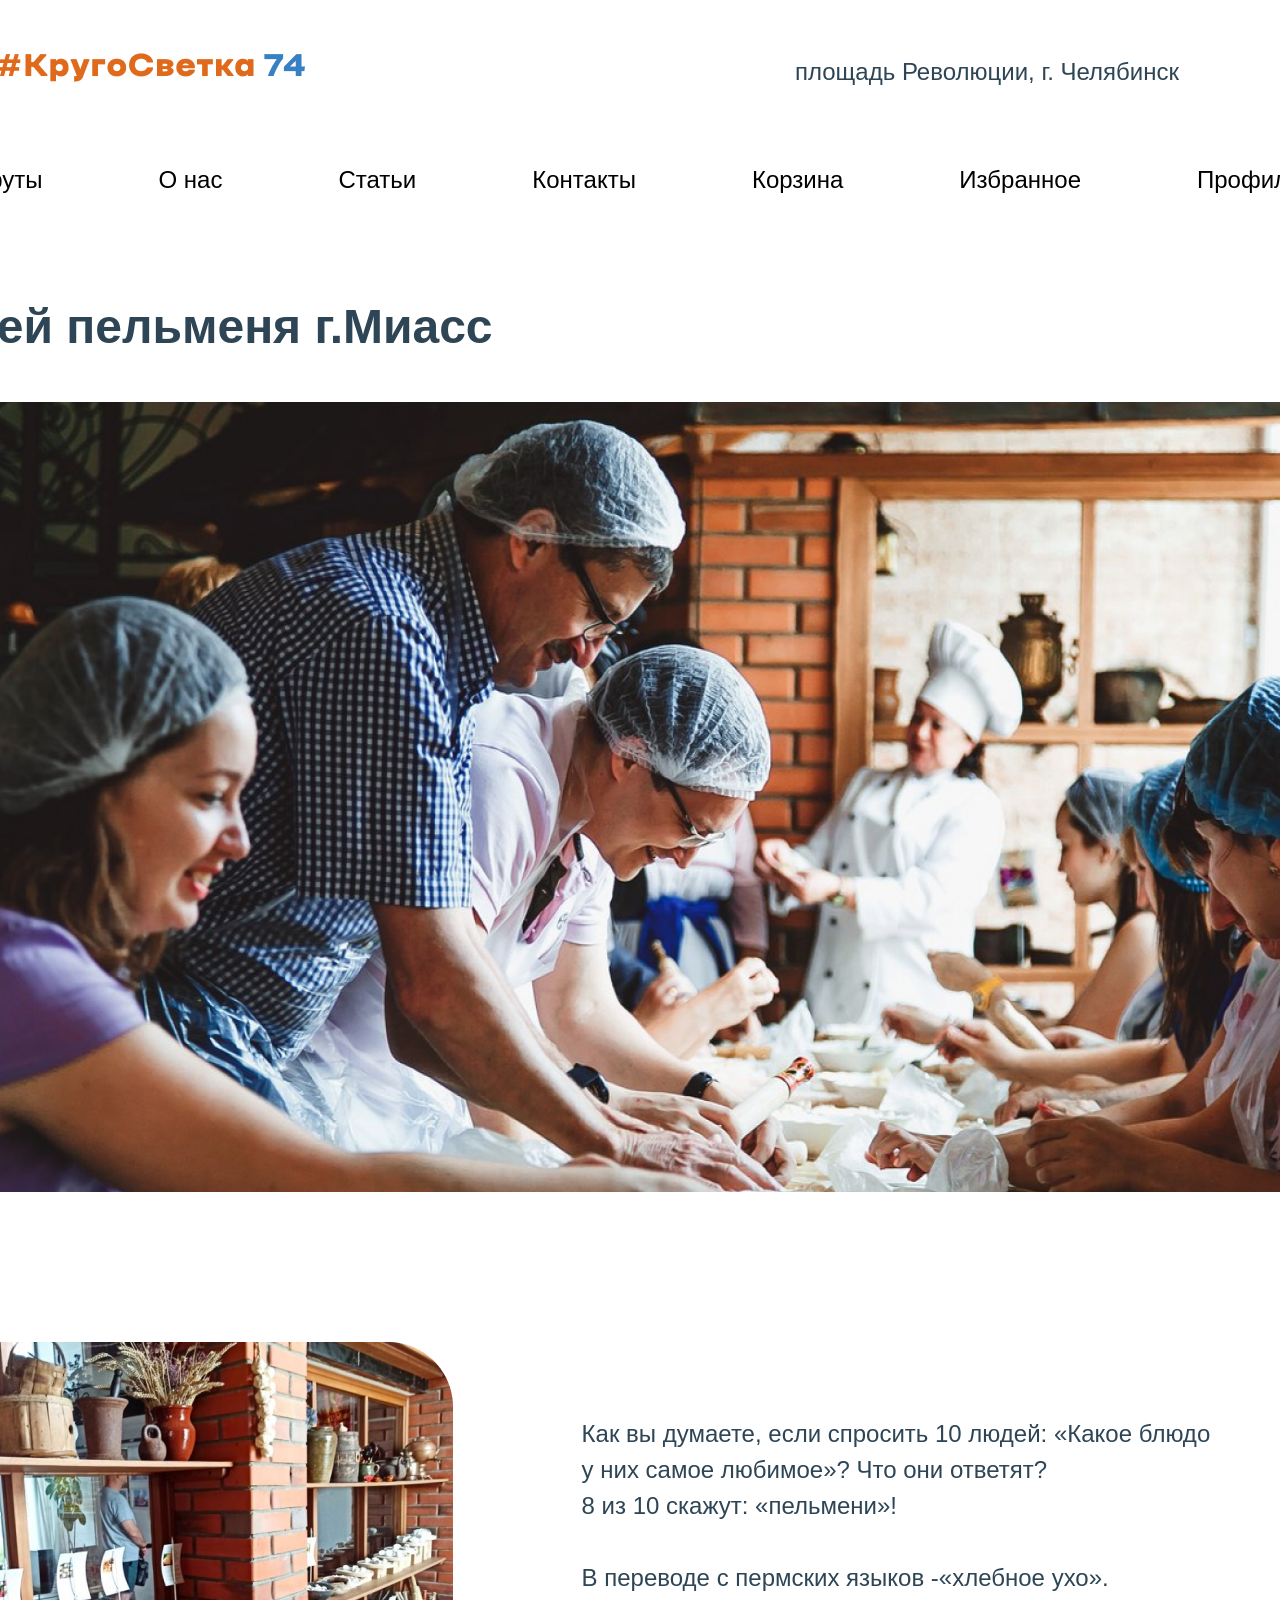
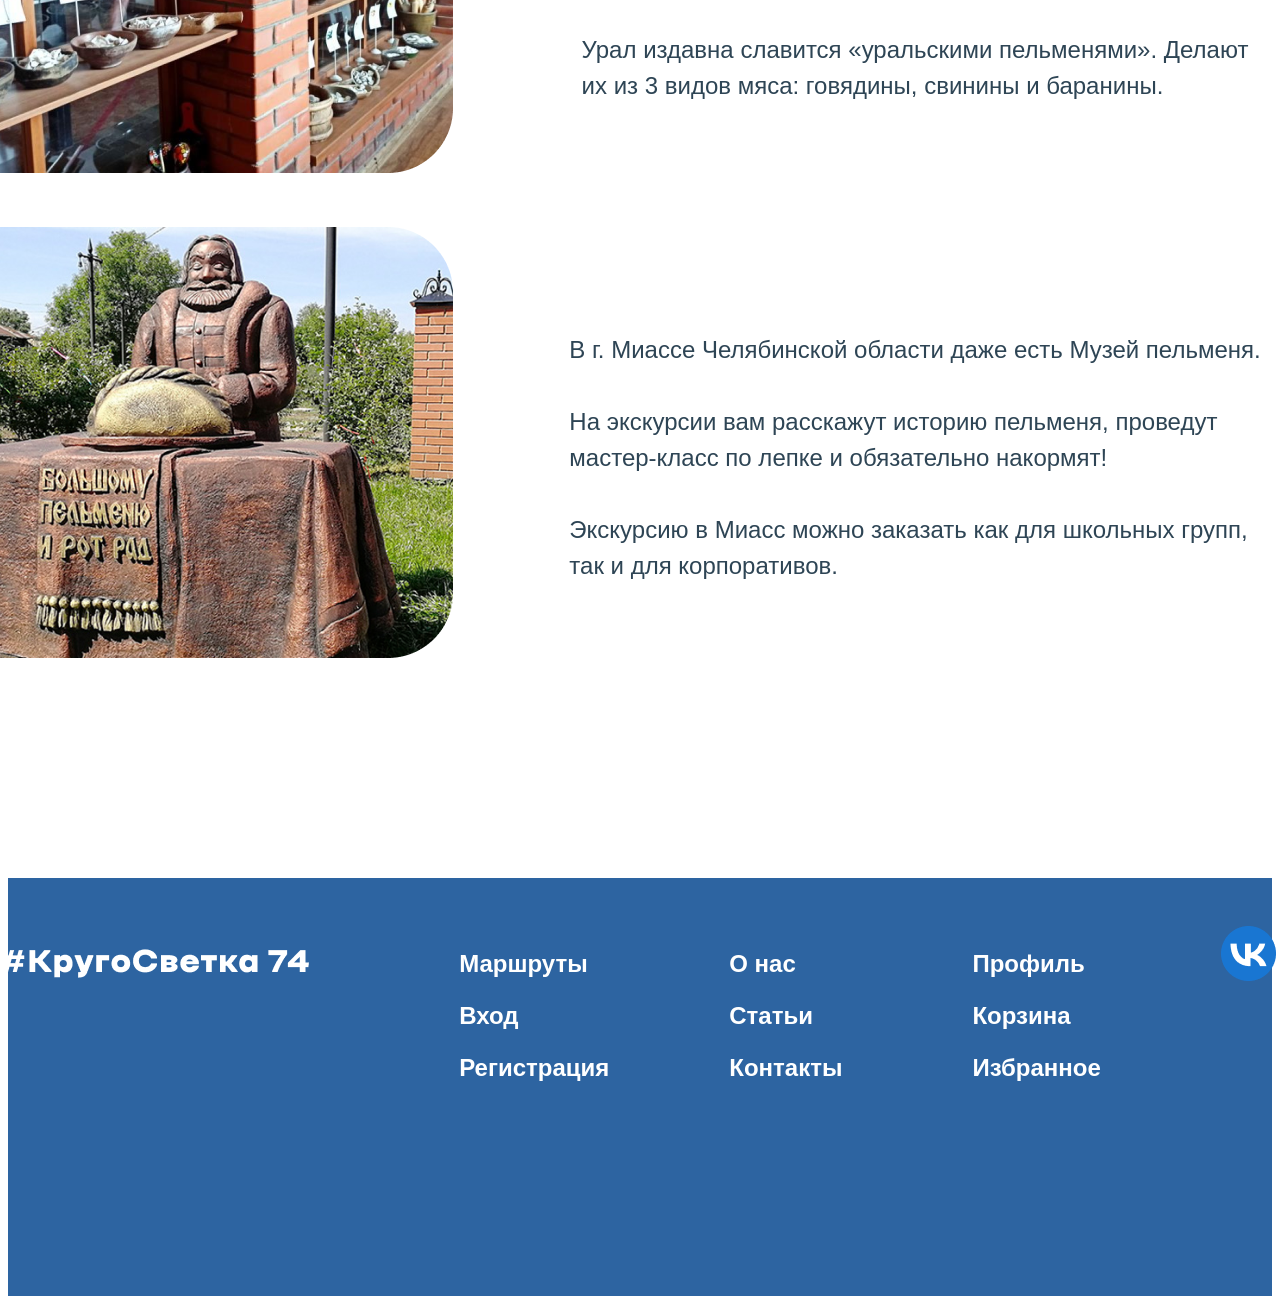
<file: index1.html>
<!DOCTYPE html>
<html lang="en">
<head>
    <meta charset="UTF-8">
    <meta http-equiv="X-UA-Compatible" content="IE=edge">
    <meta name="viewport" content="width=device-width, initial-scale=1.0">
    <link rel="stylesheet" href="CSS/style.css">
    <title>СТАТЬЯ1</title>
</head>
<body>
    

    <div class="header111">
 
        <div class="header">

   <div class="pervaya-stroka">

    <div class="recall">
        <p>площадь Революции, г. Челябинск</p>
    </div>
    <div class="viber">
        <img src="img1/Group 23.png" alt="Viber">
    </div>
    <div class="telegramm">
        <img src="img1/Group 22.png" alt="Viber">
    </div>
   </div>
           
              <div class="vtoraya-stroka">

                <div class="image-container">
                    <a href="index.html">
                        <img src="img1/Слой 1.png" alt="Евро кемпинг">
                    </a>
                    
                </div>




                <div class="text-button-containerrr">
                    <a class="text-button33" href="index5.html">Маршруты</a>
                    <a class="text-button22" href="index4.html">О нас</a>
                    <a class="text-button33" href="index.html#statya1">Статьи</a>
                    <a class="text-button22" href="index6.html">Контакты</a>
                    <a class="text-button22" href="index7.html">Корзина</a>
                    <a class="text-button22" href="index8.html">Избранное</a>
                    <a class="text-button77" href="index9.html">Профиль</a>
                </div>
              </div>
         </div>
    </div> 
    <main>


    <div class="big-pelmen">
        <p>Музей пельменя г.Миасс</p>
    </div>
    
    <div class="muzey-pelmenya">
        <img src="img1/Rectangle 23.png" class="pelmm">
    </div>
    

    <div class="blok-pelmensky">
    <div class="dva-pelmenya">
        <div class="perv-pelmen">
            <img src="img1/Rectangle 24.png" class="pervypelm">
        </div>
    
        <div class="perv-pelmen">
            <img src="img1/Rectangle 25.png" class="pervypelm2">
        </div>
    </div>
    
    
    
    <div class="pelm-text1">
        <p class="pelmm-text1">Как вы думаете, если спросить 10 людей: «Какое блюдо <br>
            у них самое любимое»? Что они ответят? <br>
            8 из 10 скажут: «пельмени»!<br>
            <br>
            В переводе с пермских языков -«хлебное ухо».<br>
            <br>
            Урал издавна славится «уральскими пельменями». Делают <br>их из 3 видов мяса: говядины, свинины и баранины.</p>
    </div>
    <div class="pelm-text2">
        <p class="pelmm-text2">В г. Миассе Челябинской области даже есть Музей пельменя.<br>
            <br>
            На экскурсии вам расскажут историю пельменя, проведут <br>мастер-класс по лепке и обязательно накормят!<br>
            <br>
            Экскурсию в Миасс можно заказать как для школьных групп, <br>так и для корпоративов.</p>
    </div>
   </div>

</div>



<div class="vse-vmeste3">

    <div class="krugosv">
        <img src="img1/Слой 3.png" alt="Евро кемпинг">
    </div>

<div class="o-kamp">
    <a href="index5.html" class="fla"> <p class="o-nas-footer">Маршруты</p></a>  
    <a href="index12.html" class="fla"> <p class="o-nas-footer">Вход</p></a>
    <a href="index13.html" class="fla"> <p class="o-nas-footer">Регистрация</p></a>
</div>

<div class="uslugii">
    <a href="index4.html" class="fla"> <p class="o-nas-footer">О нас</p></a> 
    <a href="index.html#statya1" class="o-nas-footer">Статьи</a>
    <a href="index6.html" class="fla"> <p class="o-nas-footer">Контакты</p></a> 
</div>

<div class="Projivanie">
    <a href="index9.html" class="fla"> <p class="o-nas-footer">Профиль</p></a> 
<a href="index7.html" class="fla"> <p class="o-nas-footer">Корзина</p></a> 
<a href="index8.html" class="fla"> <p class="o-nas-footer">Избранное</p></a> 
</div>


<div class="sasf">
<img src="img1/Group 23.png" alt="Viber">
</div>
<div class="afas">
<img src="img1/Group 22.png" alt="Viber">
</div>
<div class="afasaacxs">
<img src="img1/тг.png" alt="Viber">
</div>
</div>






</main>
</body>
</html>
</file>
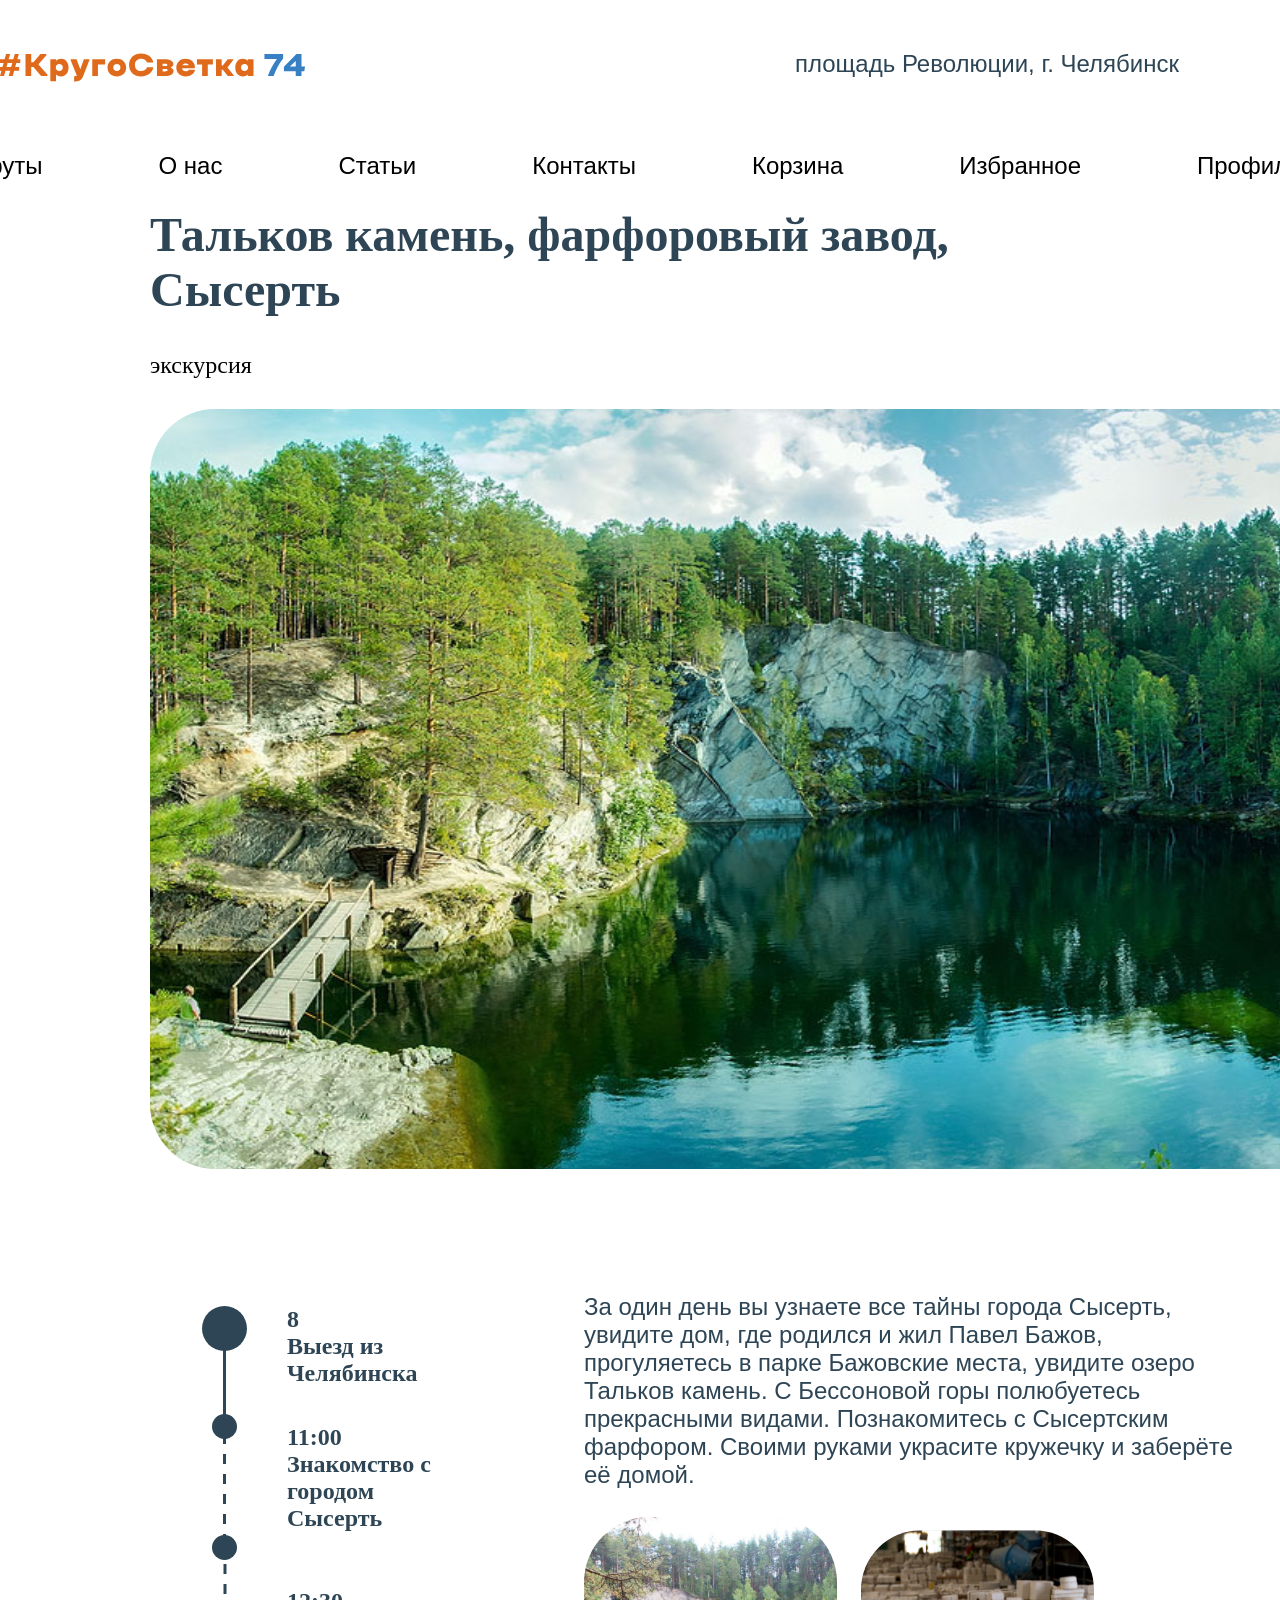
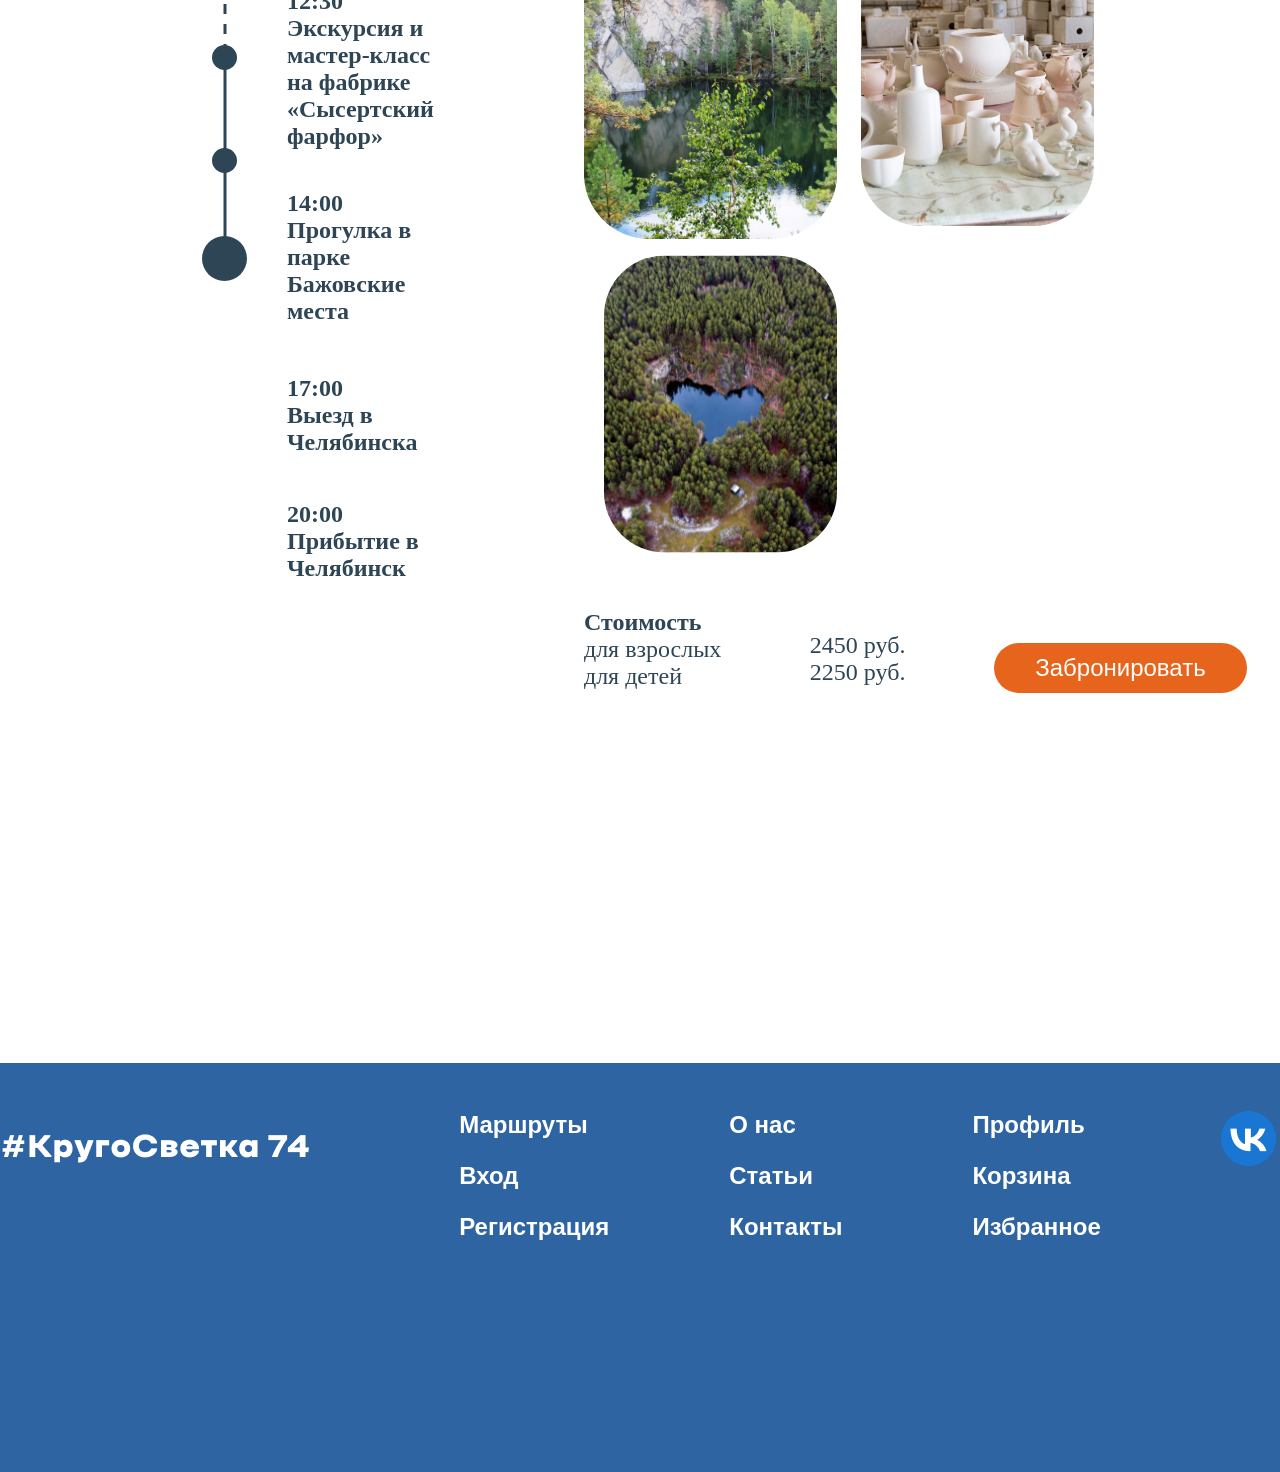
<file: index10.html>
<!DOCTYPE html>
<html lang="en">
<head>
    <meta charset="UTF-8">
    <meta http-equiv="X-UA-Compatible" content="IE=edge">
    <meta name="viewport" content="width=device-width, initial-scale=1.0">
    <link rel="stylesheet" href="CSSM/style5.css">
    <title>Маршрут</title>
</head>
<body>

    <header>
        
    <div class="header111">
 
    <div class="header">

   <div class="pervaya-stroka">

    <div class="recall">
        <p>площадь Революции, г. Челябинск</p>
    </div>
    <div class="viber">
        <img src="img2/vk.svg" alt="Viber">
    </div>
    <div class="telegramm">
        <img src="img2/ok.svg" alt="Viber">
    </div>
   </div>
           
              <div class="vtoraya-stroka">

                <div class="image-container">
                    <a href="index.html">
                        <img src="img/logo.svg" alt="Евро кемпинг">
                    </a>
                    
                </div>




                <div class="text-button-containerrr">
                    <a class="text-button33" href="index5.html">Маршруты</a>
                    <a class="text-button22" href="index4.html">О нас</a>
                    <a class="text-button33" href="index.html#statya1">Статьи</a>
                    <a class="text-button22" href="index6.html">Контакты</a>
                    <a class="text-button22" href="index7.html">Корзина</a>
                    <a class="text-button22" href="index8.html">Избранное</a>
                    <a class="text-button77" href="index9.html">Профиль</a>
                </div>
              </div>
         </div>
    </div>
    </header>

    <main>
        <div class="zagolovok">
            <div class="glav_zag">
                <h1 class="Talk">Тальков камень, фарфоровый завод, Сысерть</h1>
            </div>
            <div class="exkyrsia">
                <p class="two_zag">экскурсия</p>
            </div>
        </div>

        <div class="forest">
            <img src="img2/free.svg" alt="forest" class="forest_f">
        </div>



        <section>
            <div class="block">
            <div class="circle">
                <img src="img2/circle.svg" alt="круги" class="circleDrow">
            </div>

            <div class="schedule">
                <div class="morning">
                    <p class="departure">8</p>
                    <p class="departure">Выезд из Челябинска</p>
                    
                    <div class="city_sis">
                    <p class="city">11:00</p>
                    <p class="city">Знакомство с городом Сысерть</p>
                    </div>

                    <div class="excursion">
                        <p class="fabric">12:30</p>
                        <p class="fabric">Экскурсия и мастер-класс</p>
                        <p class="fabric">на фабрике «Сысертский фарфор»</p>
                    </div>

                    <div class="park">
                        <p class="walk">14:00</p>
                        <p class="walk">Прогулка в парке Бажовские места </p>
                    </div>

                    <div class="end">
                        <p class="departure">17:00</p>
                        <p class="departure">Выезд в Челябинска</p>                        
                    </div>

                    <div class="arrival">
                        <p class="departure">20:00</p>
                        <p class="departure">Прибытие в Челябинск</p>
                    </div>
                </div>
            </div>

            <div class="textBlock">
                <div class="text_one">
                    <p class="oneDay">За один день вы узнаете все тайны города Сысерть, увидите дом, где родился и жил Павел Бажов, прогуляетесь в парке Бажовские места, увидите озеро Тальков камень. С Бессоновой горы полюбуетесь прекрасными видами. Познакомитесь с Сысертским фарфором. Своими руками украсите кружечку 
                        и заберёте её домой.</p>
                </div>

                <div class="priroda">
                <img src="img2/Rectangle_100.svg" alt="tree" class="trees">
                <img src="img2/Rectangle_101.svg" alt="mug" class="mug">
                <img src="img2/Rectangle_102.svg" alt="heart" class="lake">
                </div>

                <div class="cost_chanda">

                <div class="cost">
                    <p class="costs">Стоимость</p>
                    <p class="adult">для взрослых</p>
                    <p class="children">для детей</p>
                </div> 
                
                <div class="rybli">
                    <p class="two_r">2450 руб.</p>
                    <p class="ch_two">2250 руб.</p>
                </div>
                <div class="bron">
                    <button class="zabronirovat">
                        <p class="text_bron">Забронировать</p>
                    </button>
                </div>                
                </div>
               
            </div>

           
            
            </div>
        </section>
        
 
<div class="vse-vmeste3">

    <div class="krugosv">
        <img src="img1/Слой 3.png" alt="Евро кемпинг">
    </div>

<div class="o-kamp">
    <a href="index5.html" class="fla"> <p class="o-nas-footer">Маршруты</p></a>  
    <a href="index12.html" class="fla"> <p class="o-nas-footer">Вход</p></a>
    <a href="index13.html" class="fla"> <p class="o-nas-footer">Регистрация</p></a>
</div>

<div class="uslugii">
    <a href="index4.html" class="fla"> <p class="o-nas-footer">О нас</p></a> 
    <a href="index.html#statya1" class="o-nas-footer">Статьи</a>
<a href="index6.html" class="fla"> <p class="o-nas-footerr">Контакты</p></a> 
</div>

<div class="Projivanie">
    <a href="index9.html" class="fla"> <p class="o-nas-footer">Профиль</p></a> 
<a href="index7.html" class="fla"> <p class="o-nas-footer">Корзина</p></a> 
<a href="index8.html" class="fla"> <p class="o-nas-footer">Избранное</p></a> 
</div>


<div class="sasf">
<img src="img1/Group 23.png" alt="Viber">
</div>
<div class="afas">
<img src="img1/Group 22.png" alt="Viber">
</div>
<div class="afasaacxs">
<img src="img1/karta3.png" alt="Viber">
</div>
</div>
</div>

</body>
</html>
    </main>
    
</body>
</html>
</file>
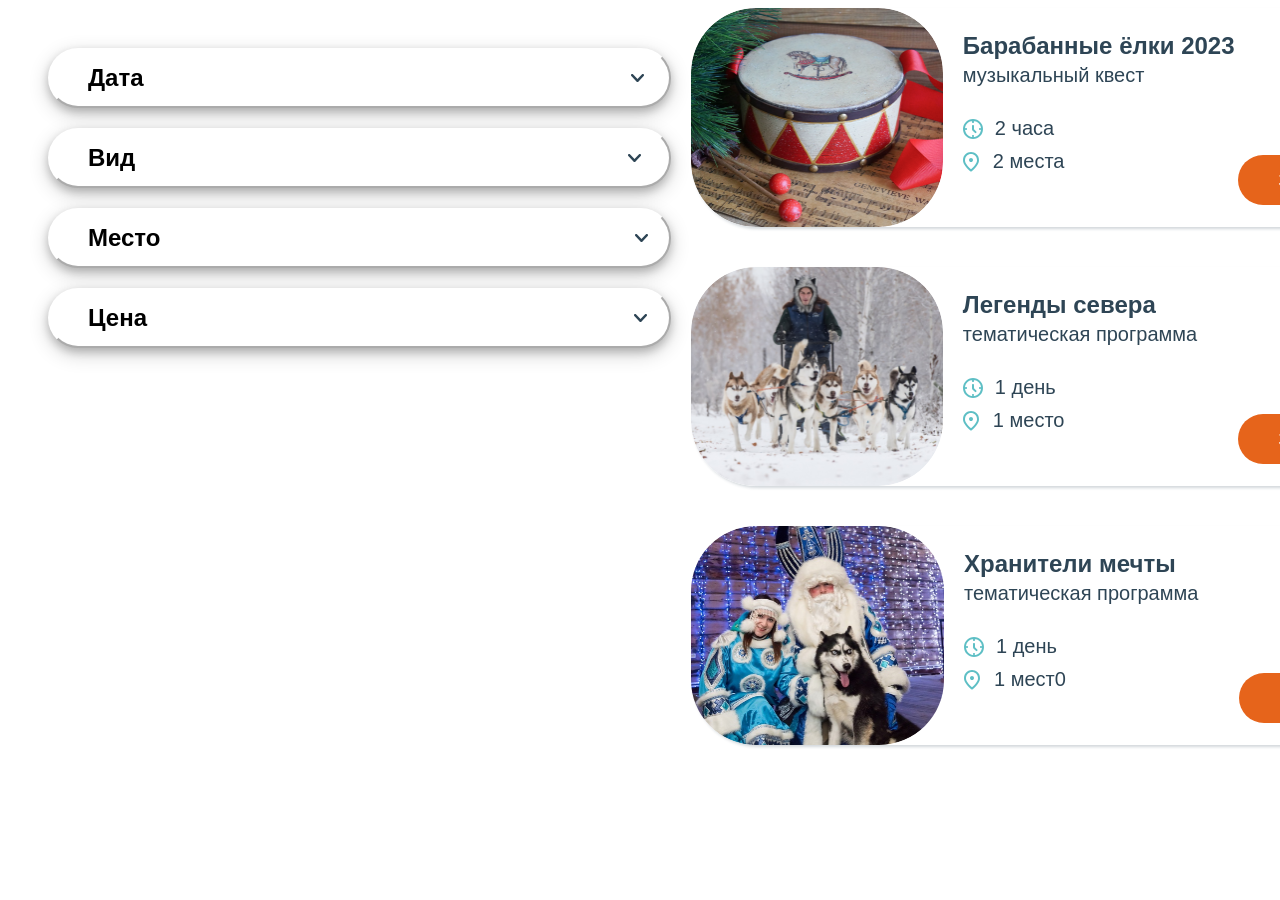
<file: index11.html>
<!DOCTYPE html>
<html lang="en">
<head>
    <meta charset="UTF-8">
    <meta name="viewport" content="width=device-width, initial-scale=1.0">
    <link rel="stylesheet" href="CSSST/style6.css">
    <title>Сборные туры</title>
</head>
<body>

    <main>
        <section>
            <div class="vse_kartochki">
                <div class="conteineroch">
            <div class="price_dvmc">
            <div class="doc">
                <button class="add_button">Дата
                  <img src="img4/strelka.svg" alt="plus" class="plus_img">
                </button>
              </div>

              <div class="doc">
                <button class="add_button">Вид
                  <img src="img4/strelka.svg" alt="plus" class="plus_img3">
                </button>
              </div>

              <div class="doc">
                <button class="add_button">Место
                  <img src="img4/strelka.svg" alt="plus" class="plus_img2">
                </button>
              </div>

              <div class="doc">
                <button class="add_button">Цена
                  <img src="img4/strelka.svg" alt="plus" class="plus_img4">
                </button>
              </div>
            </div>


           <div class="cont_kar">
            <div class="kartochki-container">
                <div class="kartochki-ryad">
                  <div class="kartochka-1">
                    <img src="img4/baraban.svg" alt="Статуя" class="kartochka-img">
                    <div class="tekst-kartochki">
                      <p class="zagolovok-kartochki">Барабанные ёлки 2023</p>
                      <p class="podzagolovok-kartochki">музыкальный квест</p>
                      <div class="ikonka-chasy">
                        <img src="img4/time.svg" alt="Иконка времени" class="ikonka1">
                        <p class="nadpis-ikonki">2 часа</p>
                      </div>
                      <div class="ikonka-mesto">
                        <img src="img4/locat.svg" alt="Иконка мест" class="ikonka2">
                        <p class="nadpis-ikonki">2 места</p>
                      </div>
                    </div>
                    <div class="u-knopki">
                      <p class="cena-knopka">2500 руб.</p>
                      <div class="knopka">
                        <button class="klass-knopki">
                          <span class="bron">Забронировать</span>
                        </button>
                      </div>
                    </div>
                  </div>
                </div>
            </div>
        


        <div class="kartochki-container">
            <div class="kartochki-ryad">
              <div class="kartochka-1">
                <img src="img4/dog.svg" alt="Статуя" class="kartochka-img">
                <div class="tekst-kartochki">
                  <p class="zagolovok-kartochki">Легенды севера</p>
                  <p class="podzagolovok-kartochki">тематическая программа</p>
                  <div class="ikonka-chasy">
                    <img src="img4/time.svg" alt="Иконка времени" class="ikonka1">
                    <p class="nadpis-ikonki">1 день</p>
                  </div>
                  <div class="ikonka-mesto">
                    <img src="img4/locat.svg" alt="Иконка мест" class="ikonka2">
                    <p class="nadpis-ikonki">1 место</p>
                  </div>
                </div>
                <div class="u-knopki">
                  <p class="cena-knopka">2250 руб.</p>
                  <div class="knopka">
                    <button class="klass-knopki">
                      <span class="bron">Забронировать</span>
                    </button>
                  </div>
                </div>
              </div>
            </div>
        </div>
    

    <div class="kartochki-container">
        <div class="kartochki-ryad">
          <div class="kartochka-1">
            <img src="img4/moroz.svg" alt="Статуя" class="kartochka-img">
            <div class="tekst-kartochki">
              <p class="zagolovok-kartochki">Хранители мечты</p>
              <p class="podzagolovok-kartochki">тематическая программа</p>
              <div class="ikonka-chasy">
                <img src="img4/time.svg" alt="Иконка времени" class="ikonka1">
                <p class="nadpis-ikonki">1 день</p>
              </div>
              <div class="ikonka-mesto">
                <img src="img4/locat.svg" alt="Иконка мест" class="ikonka2">
                <p class="nadpis-ikonki">1 мест0</p>
              </div>
            </div>
            <div class="u-knopki">
              <p class="cena-knopka">2150 руб.</p>
              <div class="knopka">
                <button class="klass-knopki">
                  <span class="bron">Забронировать</span>
                </button>
              </div>
            </div>
          </div>
        </div>
    </div>
</div>
            </div>
            </div>

            
        </section>
    </main>
    
</body>
</html>
</file>
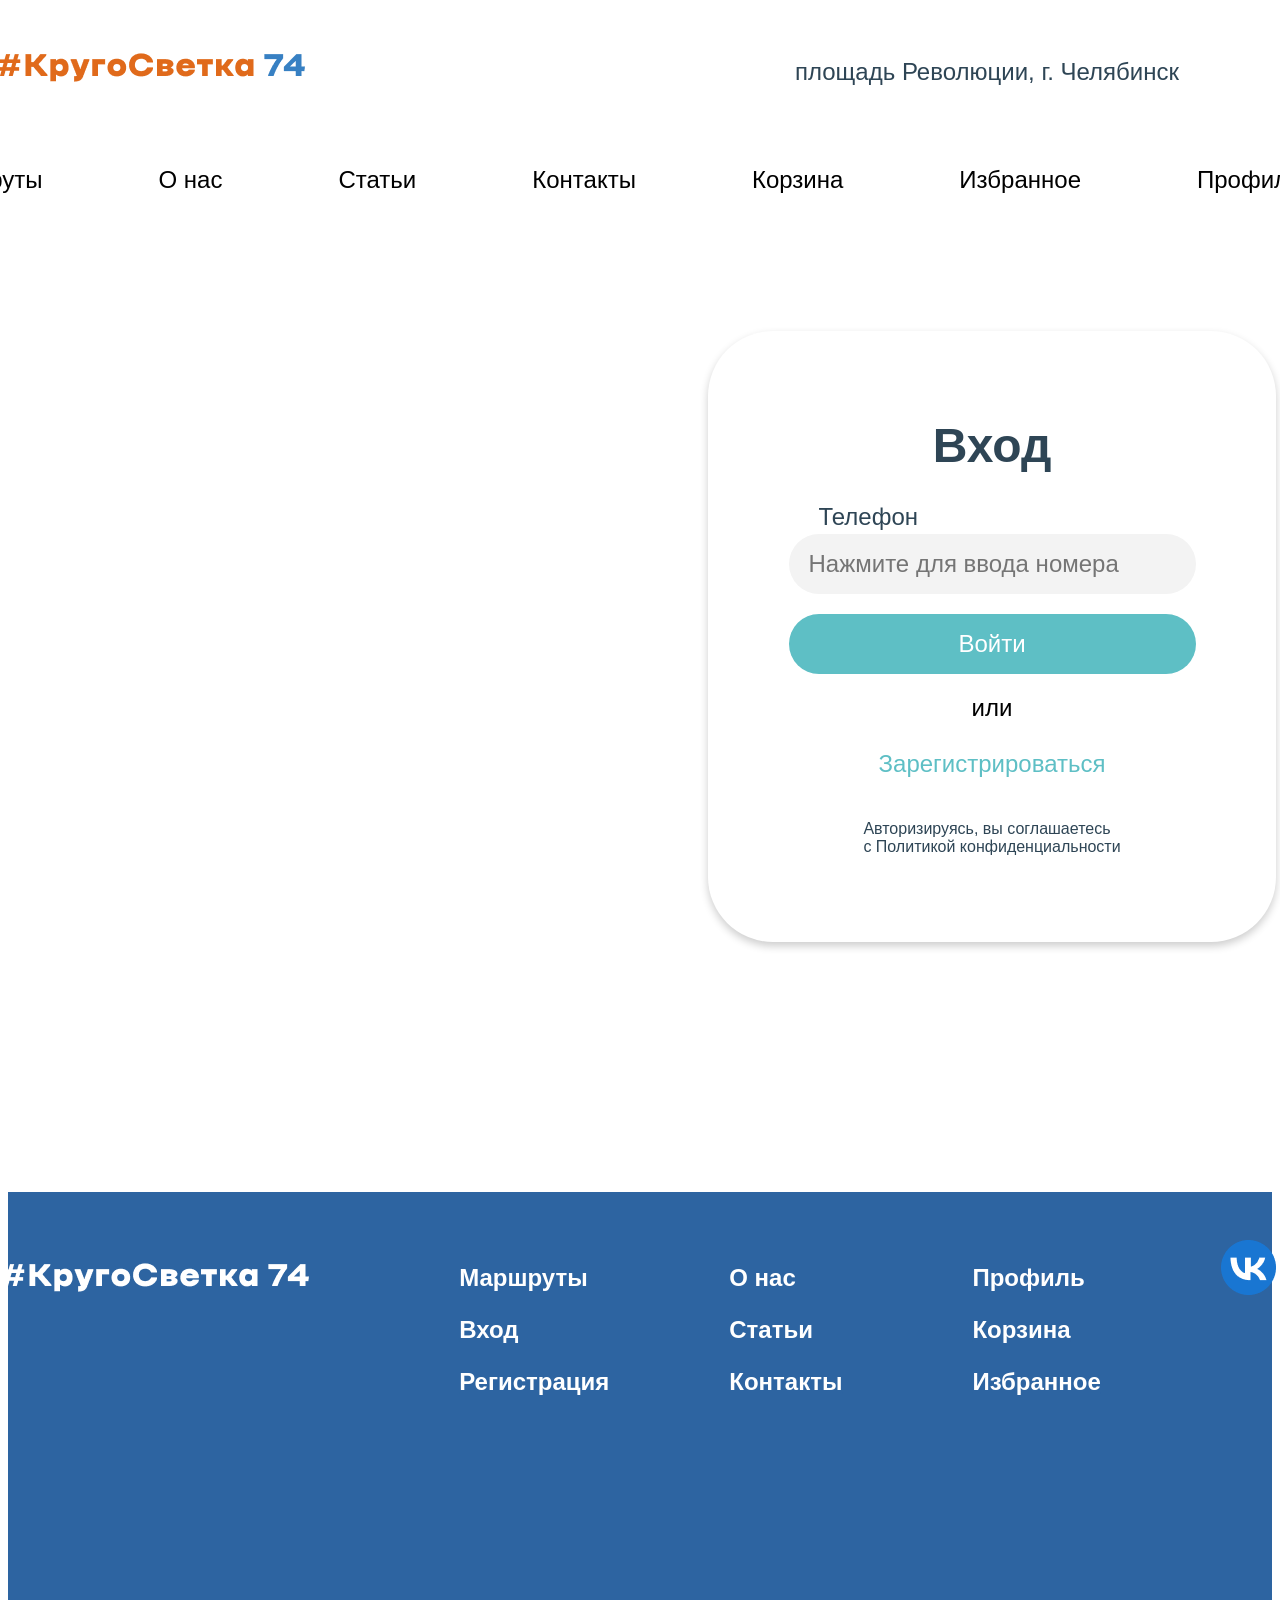
<file: index12.html>
<!DOCTYPE html>
<html lang="en">
<head>
    <meta charset="UTF-8">
    <meta http-equiv="X-UA-Compatible" content="IE=edge">
    <meta name="viewport" content="width=device-width, initial-scale=1.0">
    <link rel="stylesheet" href="CSSV/style7.css">
    <title>СТАТЬЯ1</title>
</head>
<body>
    

    <div class="header111">
 
        <div class="header">

   <div class="pervaya-stroka">

    <div class="recall">
        <p>площадь Революции, г. Челябинск</p>
    </div>
    <div class="viber">
        <img src="img1/Group 23.png" alt="Viber">
    </div>
    <div class="telegramm">
        <img src="img1/Group 22.png" alt="Viber">
    </div>
   </div>
           
              <div class="vtoraya-stroka">

                <div class="image-container">
                    <a href="index.html">
                        <img src="img1/Слой 1.png" alt="Евро кемпинг">
                    </a>
                    
                </div>




                <div class="text-button-containerrr">
                    <a class="text-button33" href="index5.html">Маршруты</a>
                    <a class="text-button22" href="index4.html">О нас</a>
                    <a class="text-button33" href="index.html#statya1">Статьи</a>
                    <a class="text-button22" href="index6.html">Контакты</a>
                    <a class="text-button22" href="index7.html">Корзина</a>
                    <a class="text-button22" href="index8.html">Избранное</a>
                    <a class="text-button77" href="index9.html">Профиль</a>
                </div>
              </div>
         </div>
    </div> 
    <main>



        <div class="vhod">
            <div class="zag-vhod">Вход</div>
            <div class="nomer">
              <label for="telefon">Телефон</label>
              <input type="text" id="telefon-reg" placeholder="Нажмите для ввода номера" onfocus="this.placeholder=''" onblur="this.placeholder='Нажмите для ввода номера'">
            </div>
            <button class="vojti">Войти</button>
            <div class="ili">
              <span>или</span>
              <a href="#"><br>Зарегистрироваться<br></a>
            </div>
            <div class="politika">
              Авторизируясь, вы соглашаетесь<br>с Политикой конфиденциальности</a>
            </div>
          </div>



<div class="vse-vmeste3">

    <div class="krugosv">
        <img src="img1/Слой 3.png" alt="Евро кемпинг">
    </div>

<div class="o-kamp">
    <a href="index5.html" class="fla"> <p class="o-nas-footer">Маршруты</p></a> 
    <a href="index12.html" class="fla"> <p class="o-nas-footer">Вход</p></a>
    <a href="index13.html" class="fla"> <p class="o-nas-footer">Регистрация</p></a>
</div>

<div class="uslugii">
    <a href="index4.html" class="fla"> <p class="o-nas-footer">О нас</p></a> 
    <a href="index.html#statya1" class="o-nas-footer">Статьи</a>
    <a href="index6.html" class="fla"> <p class="o-nas-footer">Контакты</p></a> 
</div>

<div class="Projivanie">
    <a href="index9.html" class="fla"> <p class="o-nas-footer">Профиль</p></a> 
<a href="index7.html" class="fla"> <p class="o-nas-footer">Корзина</p></a> 
<a href="index8.html" class="fla"> <p class="o-nas-footer">Избранное</p></a> 
</div>


<div class="sasf">
<img src="img1/Group 23.png" alt="Viber">
</div>
<div class="afas">
<img src="img1/Group 22.png" alt="Viber">
</div>
<div class="afasaacxs">
<img src="img1/тг.png" alt="Viber">
</div>
</div>






</main>
</body>
</html>
</file>
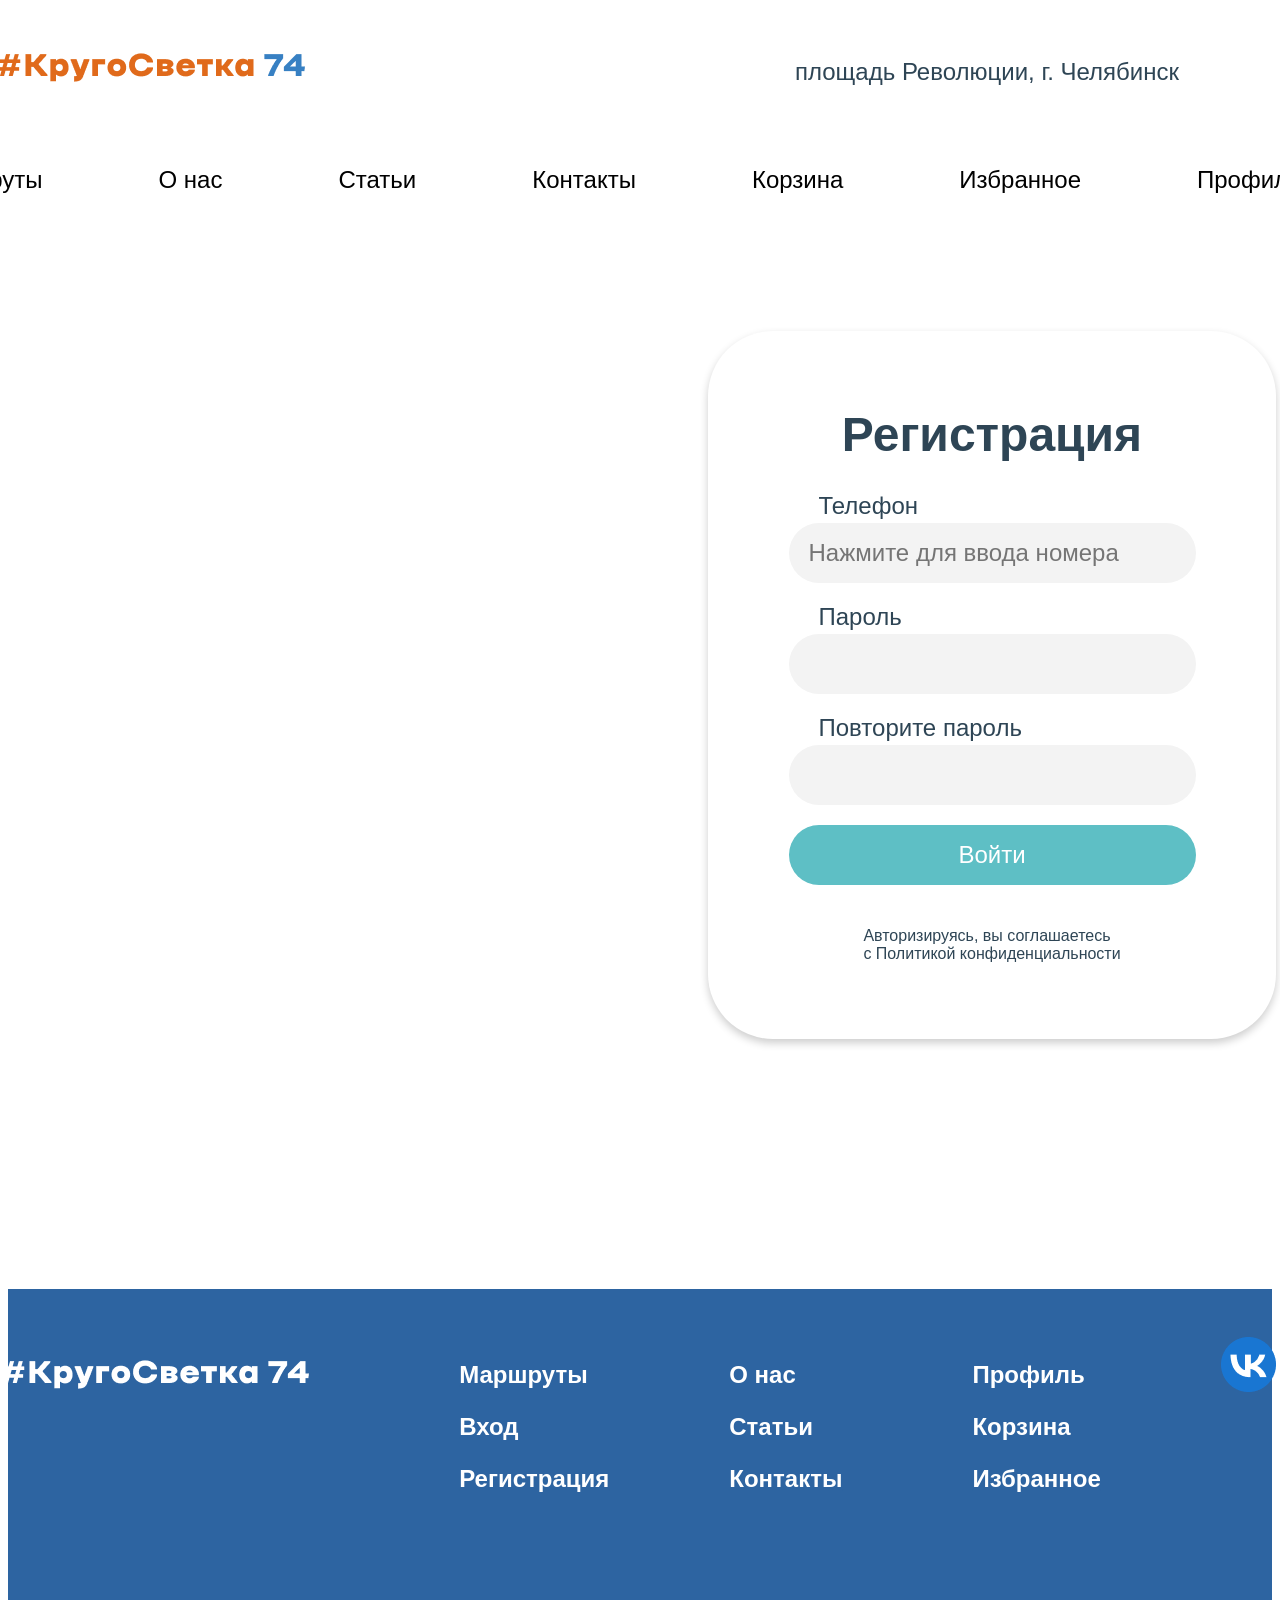
<file: index13.html>
<!DOCTYPE html>
<html lang="en">
<head>
    <meta charset="UTF-8">
    <meta http-equiv="X-UA-Compatible" content="IE=edge">
    <meta name="viewport" content="width=device-width, initial-scale=1.0">
    <link rel="stylesheet" href="CSSR/style8.css">
    <title>СТАТЬЯ1</title>
</head>
<body>
    

    <div class="header111">
 
        <div class="header">

   <div class="pervaya-stroka">

    <div class="recall">
        <p>площадь Революции, г. Челябинск</p>
    </div>
    <div class="viber">
        <img src="img1/Group 23.png" alt="Viber">
    </div>
    <div class="telegramm">
        <img src="img1/Group 22.png" alt="Viber">
    </div>
   </div>
           
              <div class="vtoraya-stroka">

                <div class="image-container">
                    <a href="index.html">
                        <img src="img1/Слой 1.png" alt="Евро кемпинг">
                    </a>
                    
                </div>




                <div class="text-button-containerrr">
                    <a class="text-button33" href="index5.html">Маршруты</a>
                    <a class="text-button22" href="index4.html">О нас</a>
                    <a class="text-button33" href="index.html#statya1">Статьи</a>
                    <a class="text-button22" href="index6.html">Контакты</a>
                    <a class="text-button22" href="index7.html">Корзина</a>
                    <a class="text-button22" href="index8.html">Избранное</a>
                    <a class="text-button77" href="index9.html">Профиль</a>
                </div>
              </div>
         </div>
    </div> 
    <main>



     
<div class="registraciya">
    <div class="zag-registraciya">Регистрация</div>
    <div class="nomer-reg">
      <label for="telefon-reg"">Телефон</label>
      <input type="text" id="telefon-reg" placeholder="Нажмите для ввода номера" onfocus="this.placeholder=''" onblur="this.placeholder='Нажмите для ввода номера'">
    </div>
    <div class="nomer-reg">
      <label for="telefon-reg"">Пароль</label>
      <input type="text" id="telefon-reg"" placeholder="">
    </div>
    <div class="nomer-reg">
      <label for="telefon-reg"">Повторите пароль</label>
      <input type="text" id="telefon-reg"" placeholder="">
    </div>
    <button class="reg">Войти</button>

    <div class="politika">
      Авторизируясь, вы соглашаетесь<br>с Политикой конфиденциальности</a>
    </div>
  </div>



<div class="vse-vmeste3">

    <div class="krugosv">
        <img src="img1/Слой 3.png" alt="Евро кемпинг">
    </div>

<div class="o-kamp">
    <a href="index5.html" class="fla"> <p class="o-nas-footer">Маршруты</p></a> 
    <a href="index12.html" class="fla"> <p class="o-nas-footer">Вход</p></a>
    <a href="index13.html" class="fla"> <p class="o-nas-footer">Регистрация</p></a>
</div>

<div class="uslugii">
    <a href="index4.html" class="fla"> <p class="o-nas-footer">О нас</p></a> 
    <a href="index.html#statya1" class="o-nas-footer">Статьи</a>
    <a href="index6.html" class="fla"> <p class="o-nas-footer">Контакты</p></a> 
</div>

<div class="Projivanie">
    <a href="index9.html" class="fla"> <p class="o-nas-footer">Профиль</p></a> 
<a href="index7.html" class="fla"> <p class="o-nas-footer">Корзина</p></a> 
<a href="index8.html" class="fla"> <p class="o-nas-footer">Избранное</p></a> 
</div>


<div class="sasf">
<img src="img1/Group 23.png" alt="Viber">
</div>
<div class="afas">
<img src="img1/Group 22.png" alt="Viber">
</div>
<div class="afasaacxs">
<img src="img1/тг.png" alt="Viber">
</div>
</div>





</main>
</body>
</html>
</file>
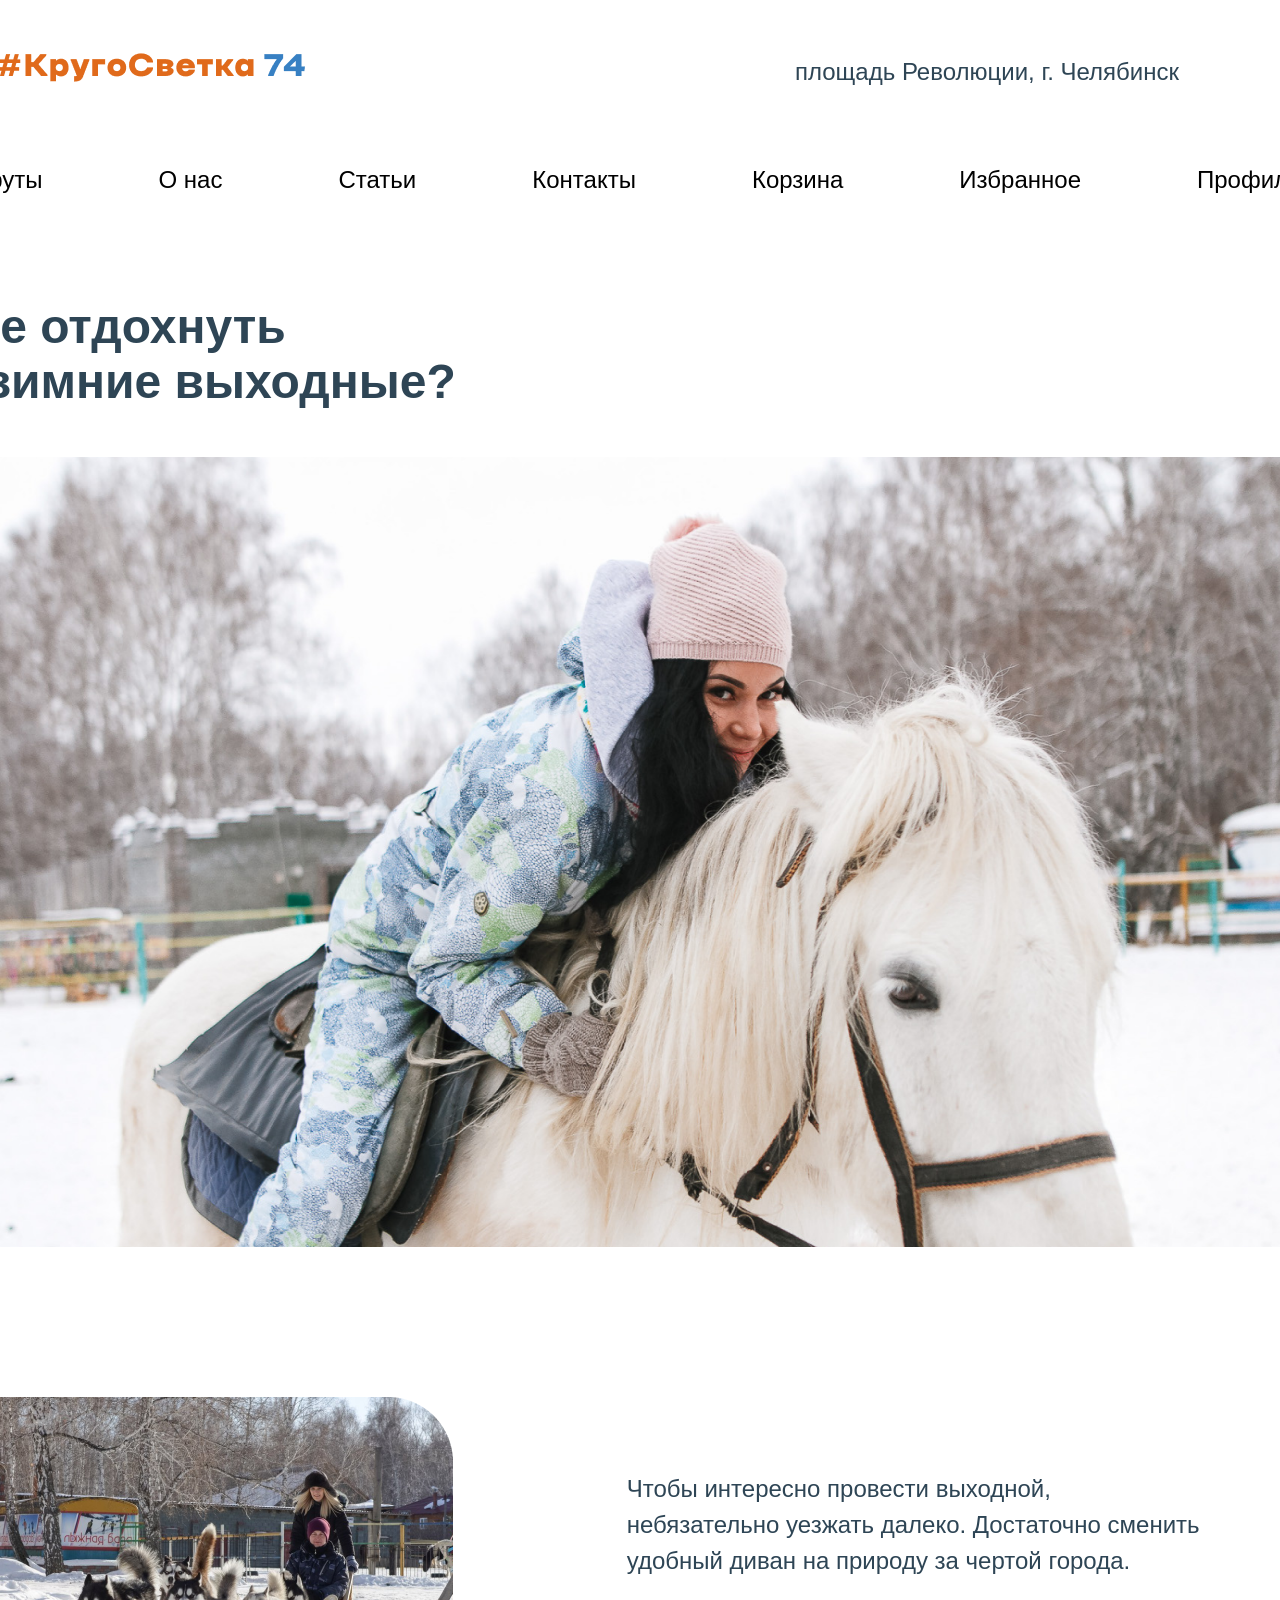
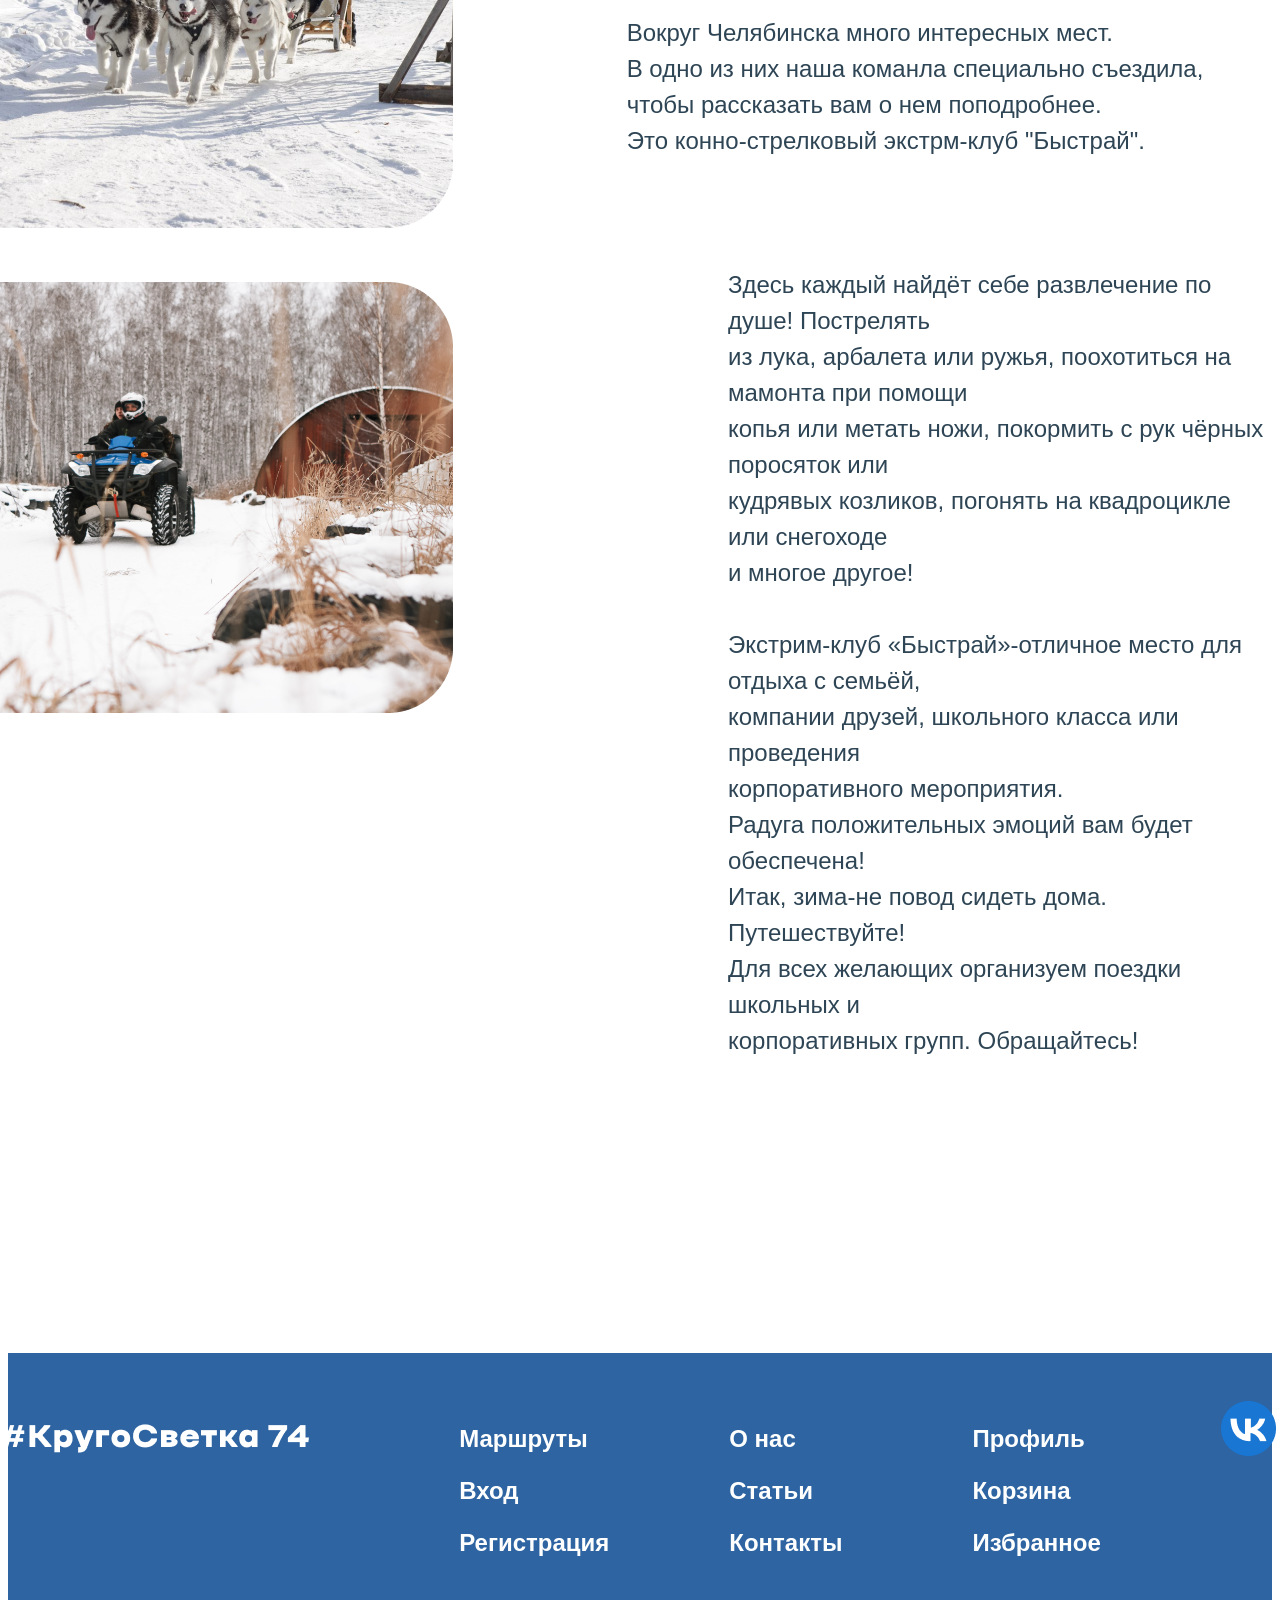
<file: index2.html>
<!DOCTYPE html>
<html lang="en">
<head>
    <meta charset="UTF-8">
    <meta http-equiv="X-UA-Compatible" content="IE=edge">
    <meta name="viewport" content="width=device-width, initial-scale=1.0">
    <link rel="stylesheet" href="CSS/style.css">
    <title>СТАТЬЯ2</title>
</head>
<body>
    

    <div class="header111">
 
        <div class="header">

   <div class="pervaya-stroka">

    <div class="recall">
        <p>площадь Революции, г. Челябинск</p>
    </div>
    <div class="viber">
        <img src="img1/Group 23.png" alt="Viber">
    </div>
    <div class="telegramm">
        <img src="img1/Group 22.png" alt="Viber">
    </div>
   </div>
           
              <div class="vtoraya-stroka">

                <div class="image-container">
                    <a href="index.html">
                        <img src="img1/Слой 1.png" alt="Евро кемпинг">
                    </a>
                    
                </div>




                <div class="text-button-containerrr">
                    <a class="text-button33" href="index5.html">Маршруты</a>
                    <a class="text-button22" href="index4.html">О нас</a>
                    <a class="text-button33" href="index.html#statya1">Статьи</a>
                    <a class="text-button22" href="index6.html">Контакты</a>
                    <a class="text-button22" href="index7.html">Корзина</a>
                    <a class="text-button22" href="index8.html">Избранное</a>
                    <a class="text-button77" href="index9.html">Профиль</a>
                </div>
              </div>
         </div>
    </div> 
    <main>


    <div class="big-pelmen">
        <p>Где отдохнуть <br>
            в зимние выходные?</p>
    </div>
    
    <div class="muzey-pelmenya">
        <img src="img1/снег1.png" class="pelmm">
    </div>
    

    <div class="blok-pelmensky">
    <div class="dva-pelmenya">
        <div class="perv-pelmen">
            <img src="img1/снег2.png" class="pervypelm">
        </div>
    
        <div class="perv-pelmen">
            <img src="img1/снег3.png" class="pervypelm2">
        </div>
    </div>
    
    
    
    <div class="pelm-text1">
        <p class="pelmm-text1">Чтобы интересно провести выходной, <br>небязательно уезжать далеко. Достаточно сменить<br> удобный диван на природу за чертой города.<br>
            <br>
          
           
           Вокруг Челябинска много интересных мест. <br>В одно из них наша команла специально съездила, <br>чтобы рассказать вам о нем поподробнее.<br> Это конно-стрелковый экстрм-клуб "Быстрай".</p>
    </div>
    <div class="pelm-text22">
        <p class="pelmm-text2">Здесь каждый найдёт себе развлечение по душе! Пострелять <br>
            из лука, арбалета или ружья, поохотиться на мамонта при помощи  <br>копья или метать ножи, покормить с рук чёрных поросяток или <br> кудрявых козликов, погонять на квадроцикле или снегоходе <br>
            и многое другое!
            
           <br>
           <br>
            Экстрим-клуб «Быстрай»-отличное место для отдыха с семьёй,  <br>компании друзей, школьного класса или проведения  <br>корпоративного мероприятия. <br>
            Радуга положительных эмоций вам будет обеспечена! <br>
            Итак, зима-не повод сидеть дома. Путешествуйте! <br>
            Для всех желающих организуем поездки школьных и  <br>корпоративных групп. Обращайтесь!</p>
    </div>
   </div>

</div>



<div class="vse-vmeste3">

    <div class="krugosv">
        <img src="img1/Слой 3.png" alt="Евро кемпинг">
    </div>

<div class="o-kamp">
    <a href="index5.html" class="fla"> <p class="o-nas-footer">Маршруты</p></a>  
    <a href="index12.html" class="fla"> <p class="o-nas-footer">Вход</p></a>
    <a href="index13.html" class="fla"> <p class="o-nas-footer">Регистрация</p></a>
</div>

<div class="uslugii">
    <a href="index4.html" class="fla"> <p class="o-nas-footer">О нас</p></a> 
    <a href="index.html#statya1" class="o-nas-footer">Статьи</a>
    <a href="index6.html" class="fla"> <p class="o-nas-footer">Контакты</p></a> 
</div>

<div class="Projivanie">
    <a href="index9.html" class="fla"> <p class="o-nas-footer">Профиль</p></a> 
<a href="index7.html" class="fla"> <p class="o-nas-footer">Корзина</p></a> 
<a href="index8.html" class="fla"> <p class="o-nas-footer">Избранное</p></a> 
</div>


<div class="sasf">
<img src="img1/Group 23.png" alt="Viber">
</div>
<div class="afas">
<img src="img1/Group 22.png" alt="Viber">
</div>
<div class="afasaacxs">
<img src="img1/тг.png" alt="Viber">
</div>
</div>






</main>
</body>
</html>
</file>
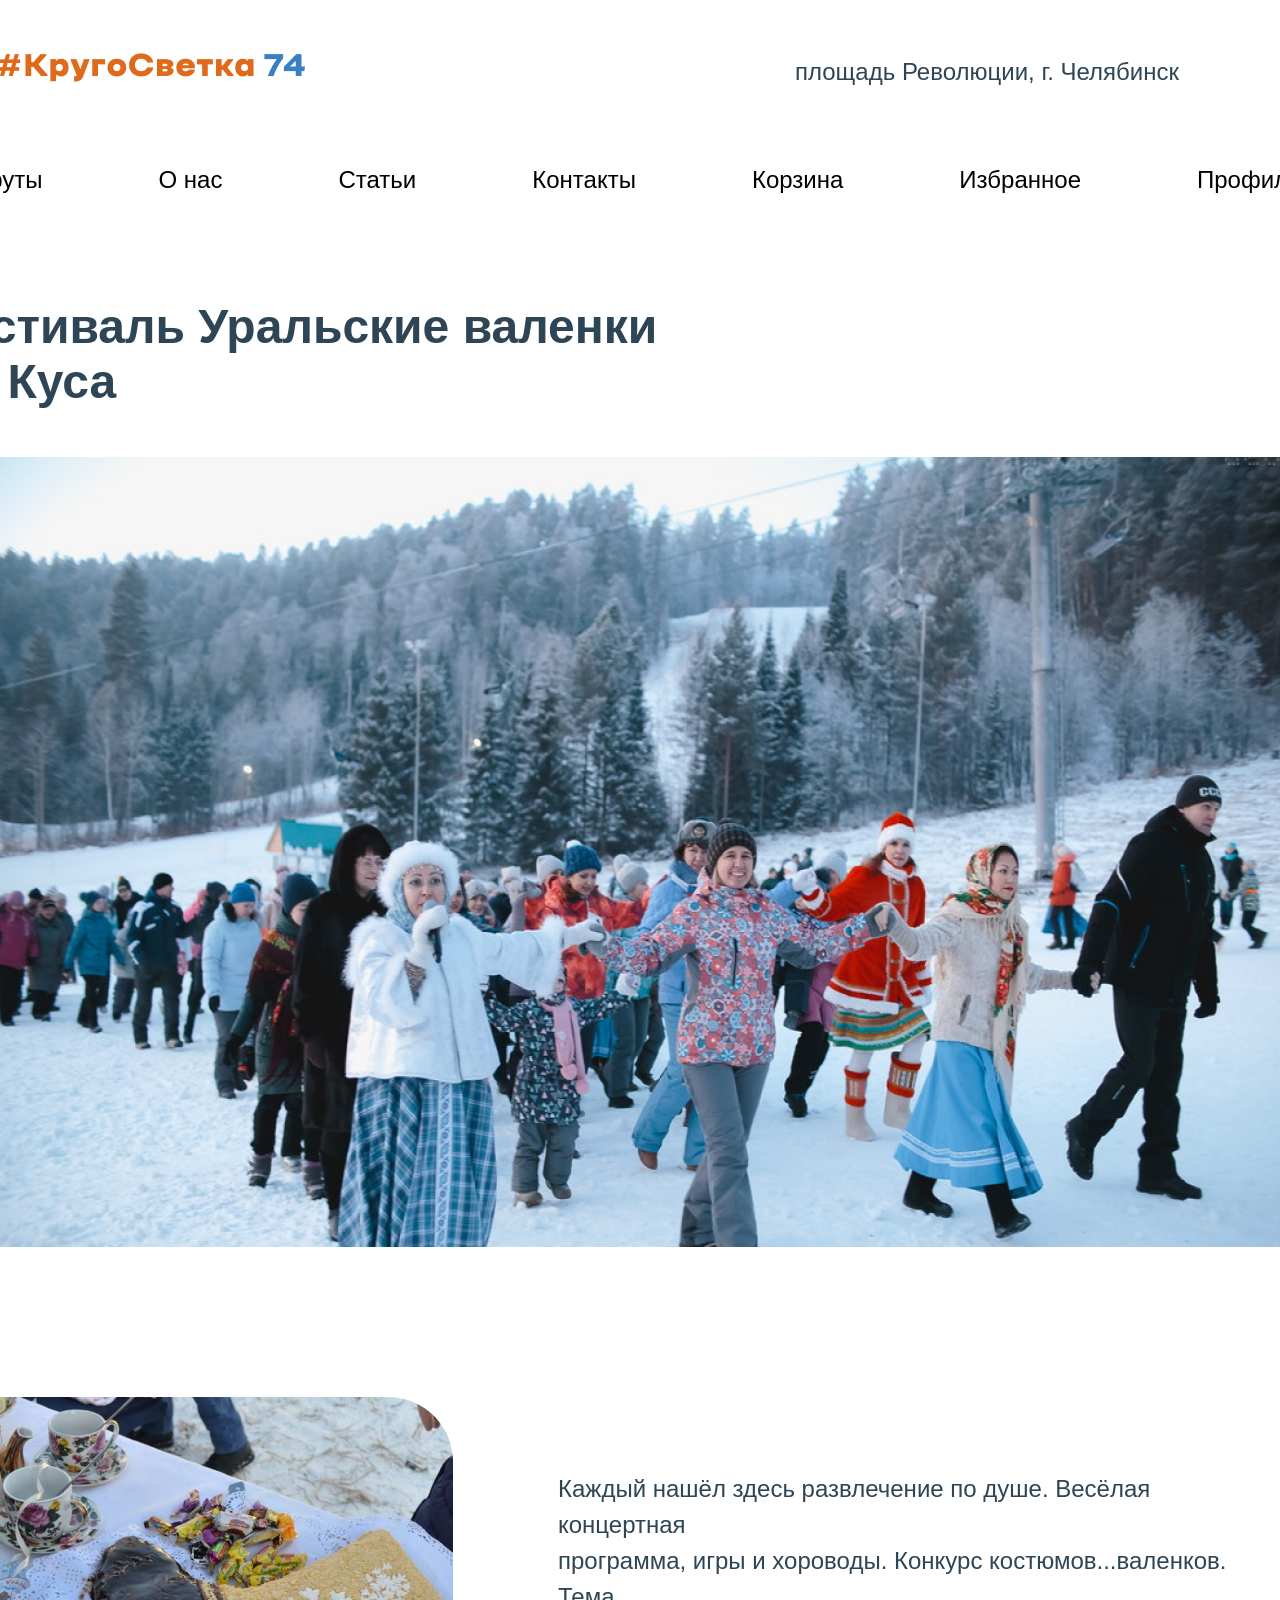
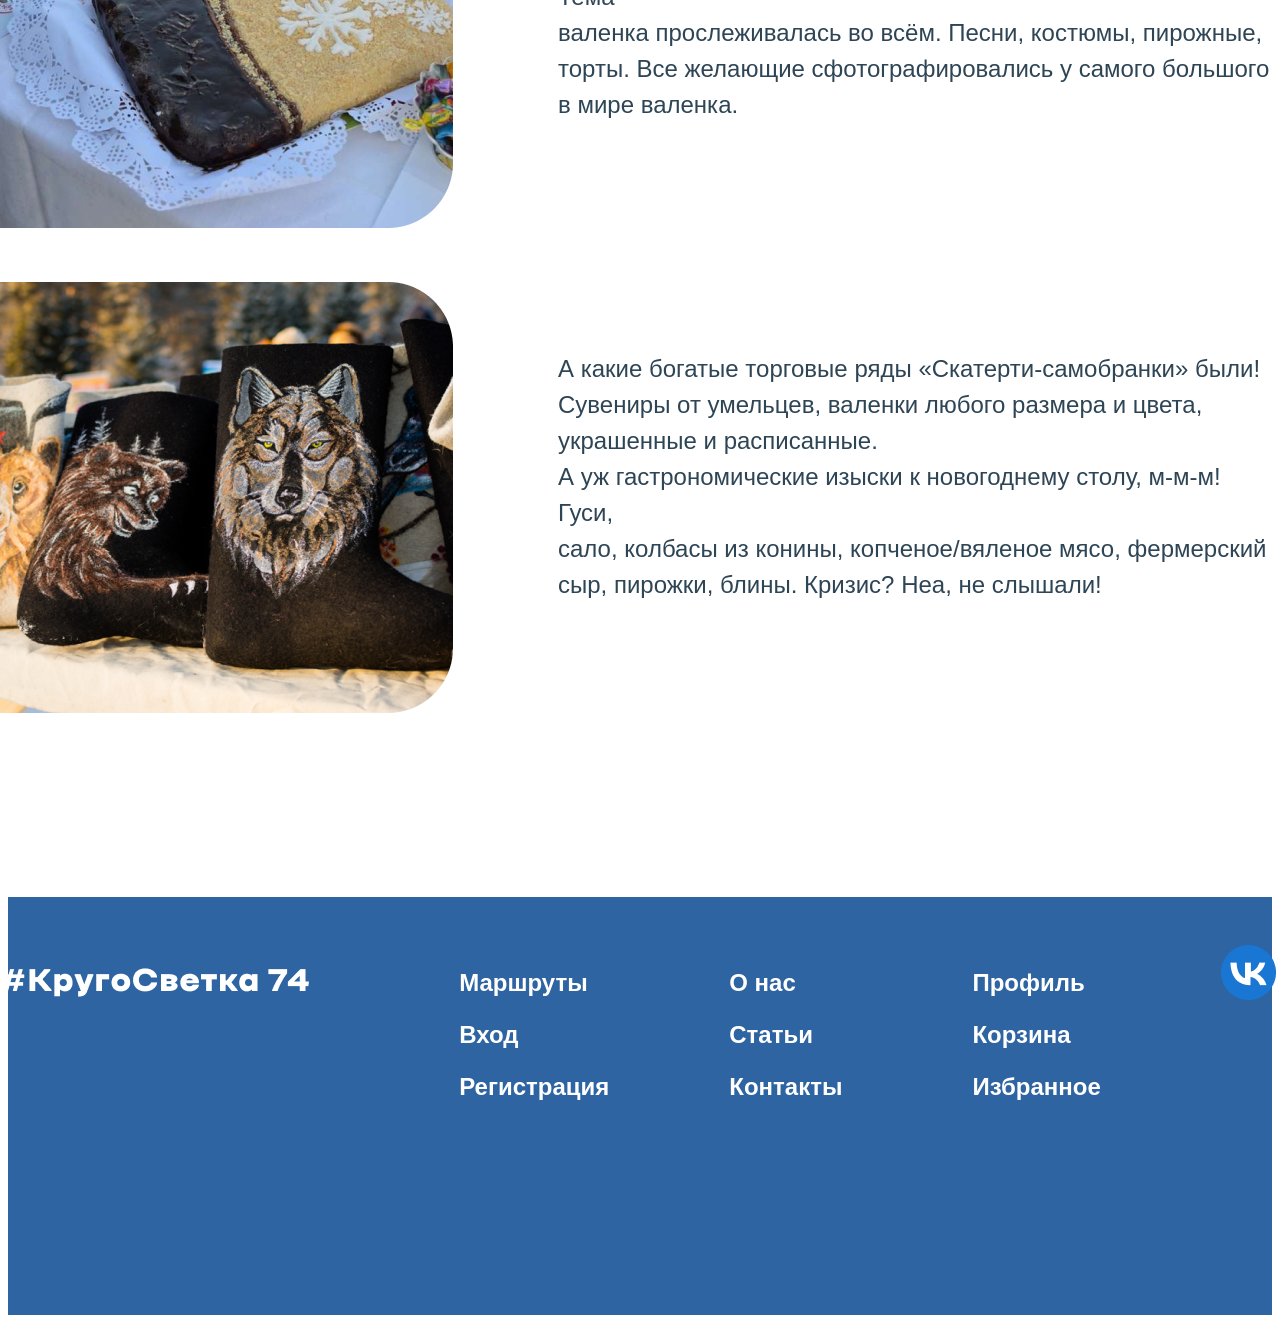
<file: index3.html>
<!DOCTYPE html>
<html lang="en">
<head>
    <meta charset="UTF-8">
    <meta http-equiv="X-UA-Compatible" content="IE=edge">
    <meta name="viewport" content="width=device-width, initial-scale=1.0">
    <link rel="stylesheet" href="CSS/style.css">
    <title>СТАТЬЯ3</title>
</head>
<body>
    

    <div class="header111">
 
        <div class="header">

   <div class="pervaya-stroka">

    <div class="recall">
        <p>площадь Революции, г. Челябинск</p>
    </div>
    <div class="viber">
        <img src="img1/Group 23.png" alt="Viber">
    </div>
    <div class="telegramm">
        <img src="img1/Group 22.png" alt="Viber">
    </div>
   </div>
           
              <div class="vtoraya-stroka">

                <div class="image-container">
                    <a href="index.html">
                        <img src="img1/Слой 1.png" alt="Евро кемпинг">
                    </a>
                    
                </div>




                <div class="text-button-containerrr">
                    <a class="text-button33" href="index5.html">Маршруты</a>
                    <a class="text-button22" href="index4.html">О нас</a>
                    <a class="text-button33" href="index.html#statya1">Статьи</a>
                    <a class="text-button22" href="index6.html">Контакты</a>
                    <a class="text-button22" href="index7.html">Корзина</a>
                    <a class="text-button22" href="index8.html">Избранное</a>
                    <a class="text-button77" href="index9.html">Профиль</a>
                </div>
              </div>
         </div>
    </div> 
    <main>


    <div class="big-pelmenyy">
        <p>Фестиваль Уральские валенки<br>
            в г. Куса</p>
    </div>
    
    <div class="muzey-pelmenya">
        <img src="img1/валенки1.png" class="pelmm">
    </div>
    

    <div class="blok-pelmensky">
    <div class="dva-pelmenya">
        <div class="perv-pelmen">
            <img src="img1/валенки2.png" class="pervypelm">
        </div>
    
        <div class="perv-pelmen">
            <img src="img1/валенки3.png" class="pervypelm2">
        </div>
    </div>
    
    
    
    <div class="pelm-text1">
        <p class="pelmm-text1">Каждый нашёл здесь развлечение по душе. Весёлая концертная <br>программа, игры и хороводы. Конкурс костюмов...валенков. Тема<br> валенка прослеживалась во всём. Песни, костюмы, пирожные, <br>торты. Все желающие сфотографировались у самого большого <br>
            в мире валенка.
            </p>
    </div>
    <div class="pelm-text2">
        <p class="pelmm-text2">А какие богатые торговые ряды «Скатерти-самобранки» были! <br>Сувениры от умельцев, валенки любого размера и цвета, <br>украшенные и расписанные.<br>
            А уж гастрономические изыски к новогоднему столу, м-м-м! Гуси,<br> сало, колбасы из конины, копченое/вяленое мясо, фермерский <br>сыр, пирожки, блины. Кризис? Неа, не слышали!</p>
    </div>
   </div>

</div>



<div class="vse-vmeste3">

    <div class="krugosv">
        <img src="img1/Слой 3.png" alt="Евро кемпинг">
    </div>

<div class="o-kamp">
    <a href="index5.html" class="fla"> <p class="o-nas-footer">Маршруты</p></a> 
    <a href="index12.html" class="fla"> <p class="o-nas-footer">Вход</p></a>
    <a href="index13.html" class="fla"> <p class="o-nas-footer">Регистрация</p></a>
</div>

<div class="uslugii">
    <a href="index4.html" class="fla"> <p class="o-nas-footer">О нас</p></a> 
    <a href="index.html#statya1" class="o-nas-footer">Статьи</a>
    <a href="index6.html" class="fla"> <p class="o-nas-footer">Контакты</p></a> 
</div>

<div class="Projivanie">
    <a href="index9.html" class="fla"> <p class="o-nas-footer">Профиль</p></a> 
<a href="index7.html" class="fla"> <p class="o-nas-footer">Корзина</p></a> 
<a href="index8.html" class="fla"> <p class="o-nas-footer">Избранное</p></a> 
</div>


<div class="sasf">
<img src="img1/Group 23.png" alt="Viber">
</div>
<div class="afas">
<img src="img1/Group 22.png" alt="Viber">
</div>
<div class="afasaacxs">
<img src="img1/тг.png" alt="Viber">
</div>
</div>






</main>
</body>
</html>
</file>
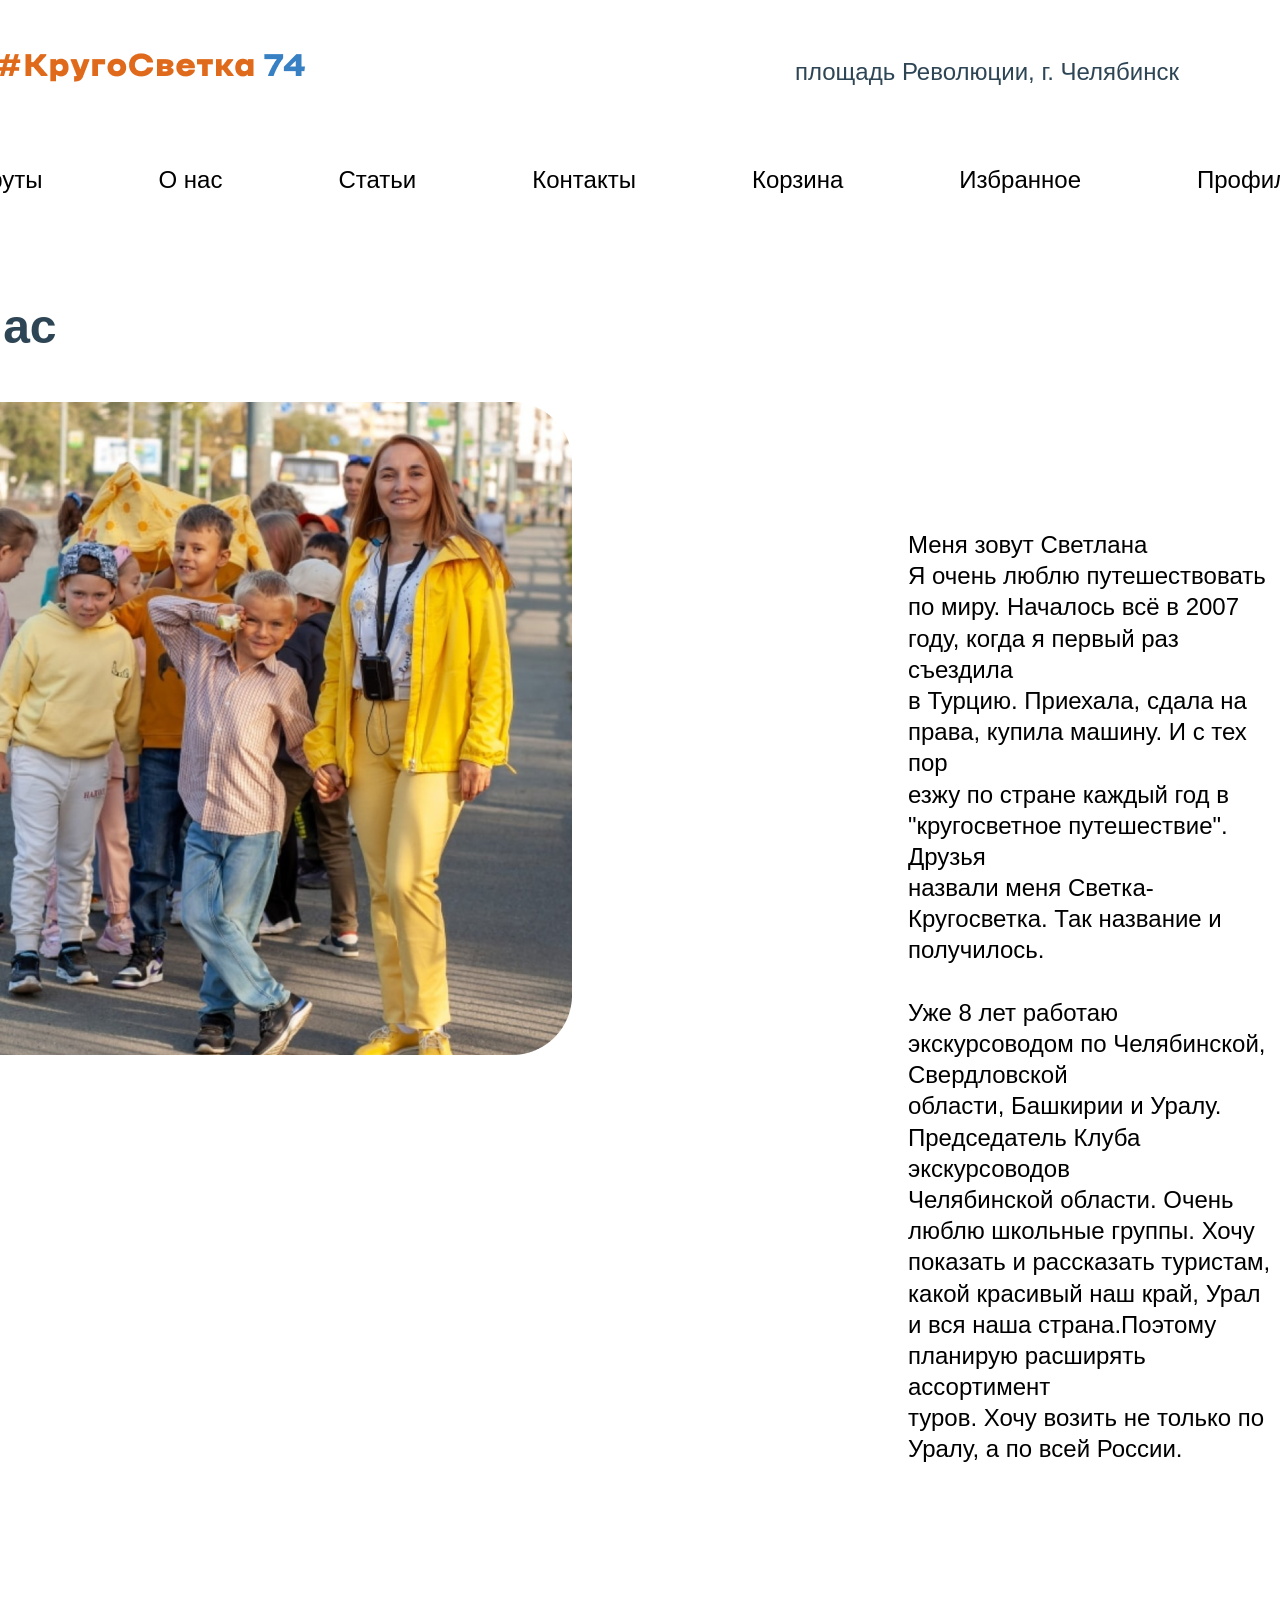
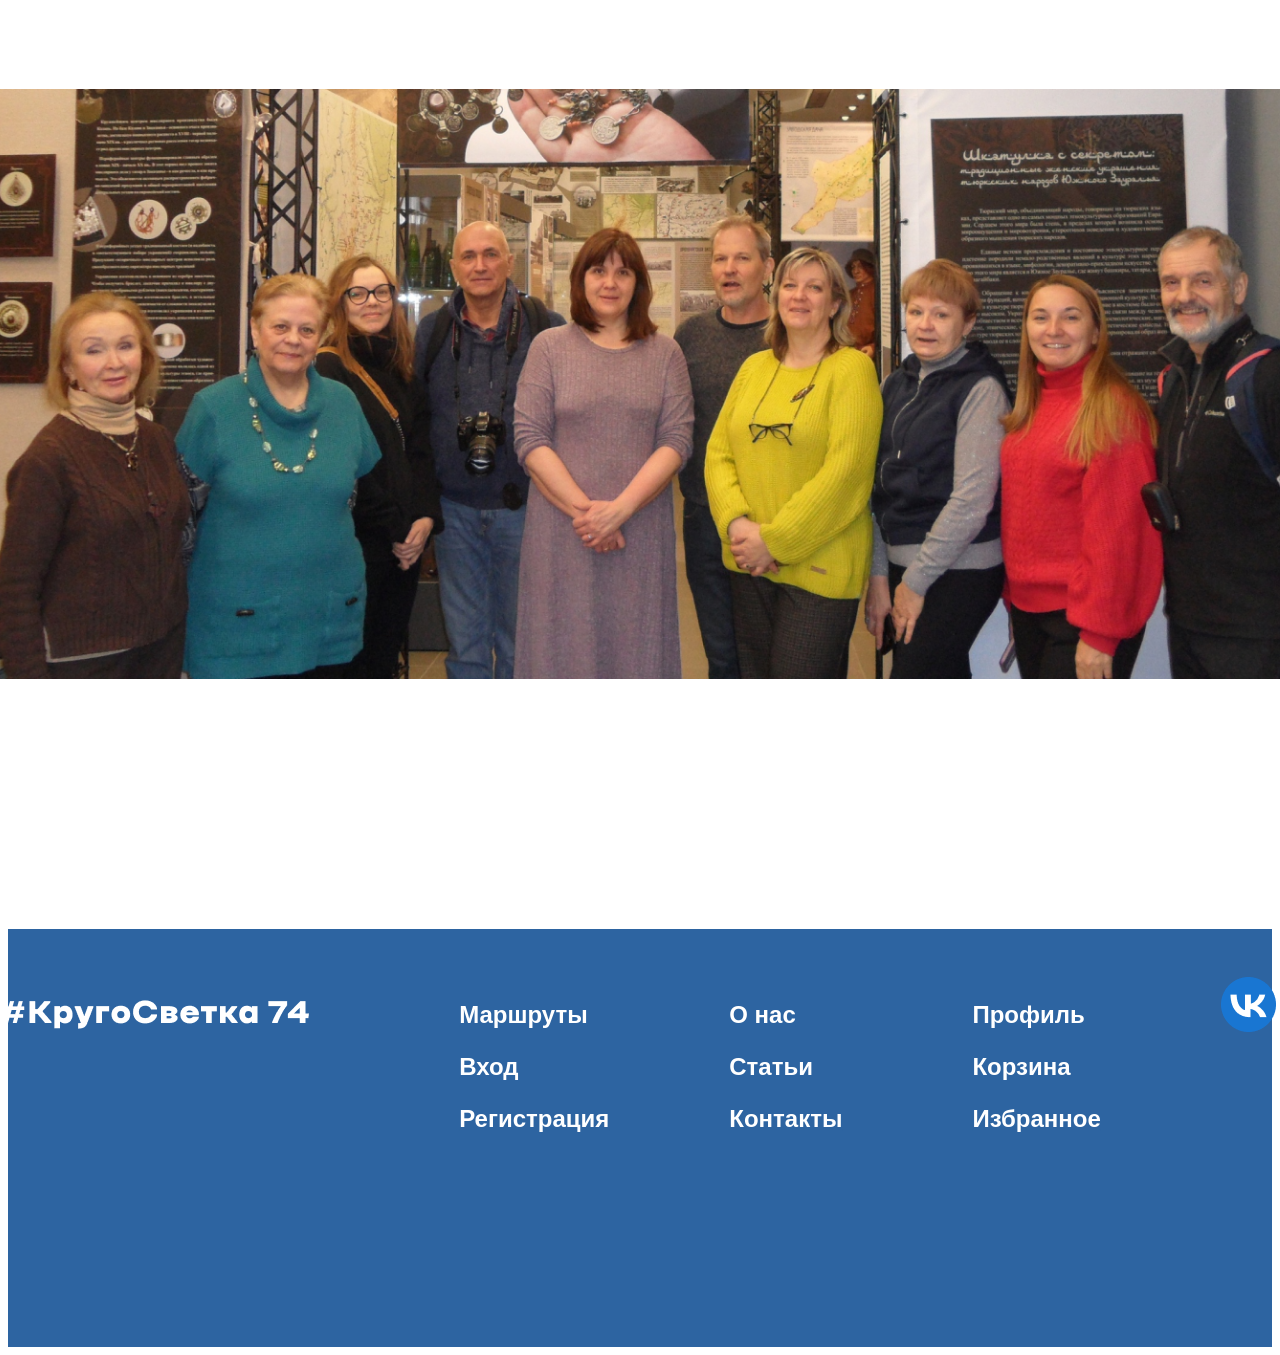
<file: index4.html>
<!DOCTYPE html>
<html lang="en">
<head>
    <meta charset="UTF-8">
    <meta http-equiv="X-UA-Compatible" content="IE=edge">
    <meta name="viewport" content="width=device-width, initial-scale=1.0">
    <link rel="stylesheet" href="CSS/style.css">
    <title>O НАС</title>
</head>
<body>
    

    <div class="header111">
 
        <div class="header">

   <div class="pervaya-stroka">

    <div class="recall">
        <p>площадь Революции, г. Челябинск</p>
    </div>
    <div class="viber">
        <img src="img1/Group 23.png" alt="Viber">
    </div>
    <div class="telegramm">
        <img src="img1/Group 22.png" alt="Viber">
    </div>
   </div>
           
              <div class="vtoraya-stroka">

                <div class="image-container">
                    <a href="index.html">
                        <img src="img1/Слой 1.png" alt="Евро кемпинг">
                    </a>
                    
                </div>




                <div class="text-button-containerrr">
                    <a class="text-button33" href="index5.html">Маршруты</a>
                    <a class="text-button22" href="index4.html">О нас</a>
                    <a class="text-button33" href="index.html#statya1">Статьи</a>
                    <a class="text-button22" href="index6.html">Контакты</a>
                    <a class="text-button22" href="index7.html">Корзина</a>
                    <a class="text-button22" href="index8.html">Избранное</a>
                    <a class="text-button77" href="index9.html">Профиль</a>
                </div>
              </div>
         </div>
    </div> 
    <main>


    <div class="zagl-o-nas">
        <p>О нас</p>
    </div>
    
    <div class="kids-fot">
        <img src="img1/smalll.png" class="fotolid">
    </div>
    
    <div class="o-nas">
        <p class="o-nas-texty">Меня зовут Светлана <br>
            Я очень люблю путешествовать  <br>
            по миру. Началось всё в 2007 году, когда я первый раз съездила  <br>
            в Турцию. Приехала, сдала на права, купила машину. И с тех пор  <br>езжу по стране каждый год в "кругосветное путешествие". Друзья  <br>назвали меня Светка-Кругосветка. Так название и получилось.
            <br>
            <br>
            Уже 8 лет работаю экскурсоводом по Челябинской, Свердловской <br> области, Башкирии и Уралу. Председатель Клуба экскурсоводов  <br>Челябинской области. Очень люблю школьные группы. Хочу <br> показать и рассказать туристам, какой красивый наш край, Урал  <br>
            и вся наша страна.Поэтому планирую расширять ассортимент  <br>туров. Хочу возить не только по Уралу, а по всей России.
            </p>
    </div>



    <div class="piply">
        <img src="img1/biggy.png" class="people-fott">
    </div>


<div class="vse-vmeste3">

    <div class="krugosv">
        <img src="img1/Слой 3.png" alt="Евро кемпинг">
    </div>

<div class="o-kamp">
    <a href="index5.html" class="fla"> <p class="o-nas-footer">Маршруты</p></a> 
    <a href="index12.html" class="fla"> <p class="o-nas-footer">Вход</p></a>
    <a href="index13.html" class="fla"> <p class="o-nas-footer">Регистрация</p></a> 
</div>

<div class="uslugii">
    <a href="index4.html" class="fla"> <p class="o-nas-footer">О нас</p></a> 
    <a href="index.html#statya1" class="o-nas-footer">Статьи</a>
    <a href="index6.html" class="fla"> <p class="o-nas-footer">Контакты</p></a> 
</div>

<div class="Projivanie">
    <a href="index9.html" class="fla"> <p class="o-nas-footer">Профиль</p></a> 
<a href="index7.html" class="fla"> <p class="o-nas-footer">Корзина</p></a> 
<a href="index8.html" class="fla"> <p class="o-nas-footer">Избранное</p></a> 
</div>


<div class="sasf">
<img src="img1/Group 23.png" alt="Viber">
</div>
<div class="afas">
<img src="img1/Group 22.png" alt="Viber">
</div>
<div class="afasaacxs">
<img src="img1/тг.png" alt="Viber">
</div>
</div>






</main>
</body>
</html>
</file>
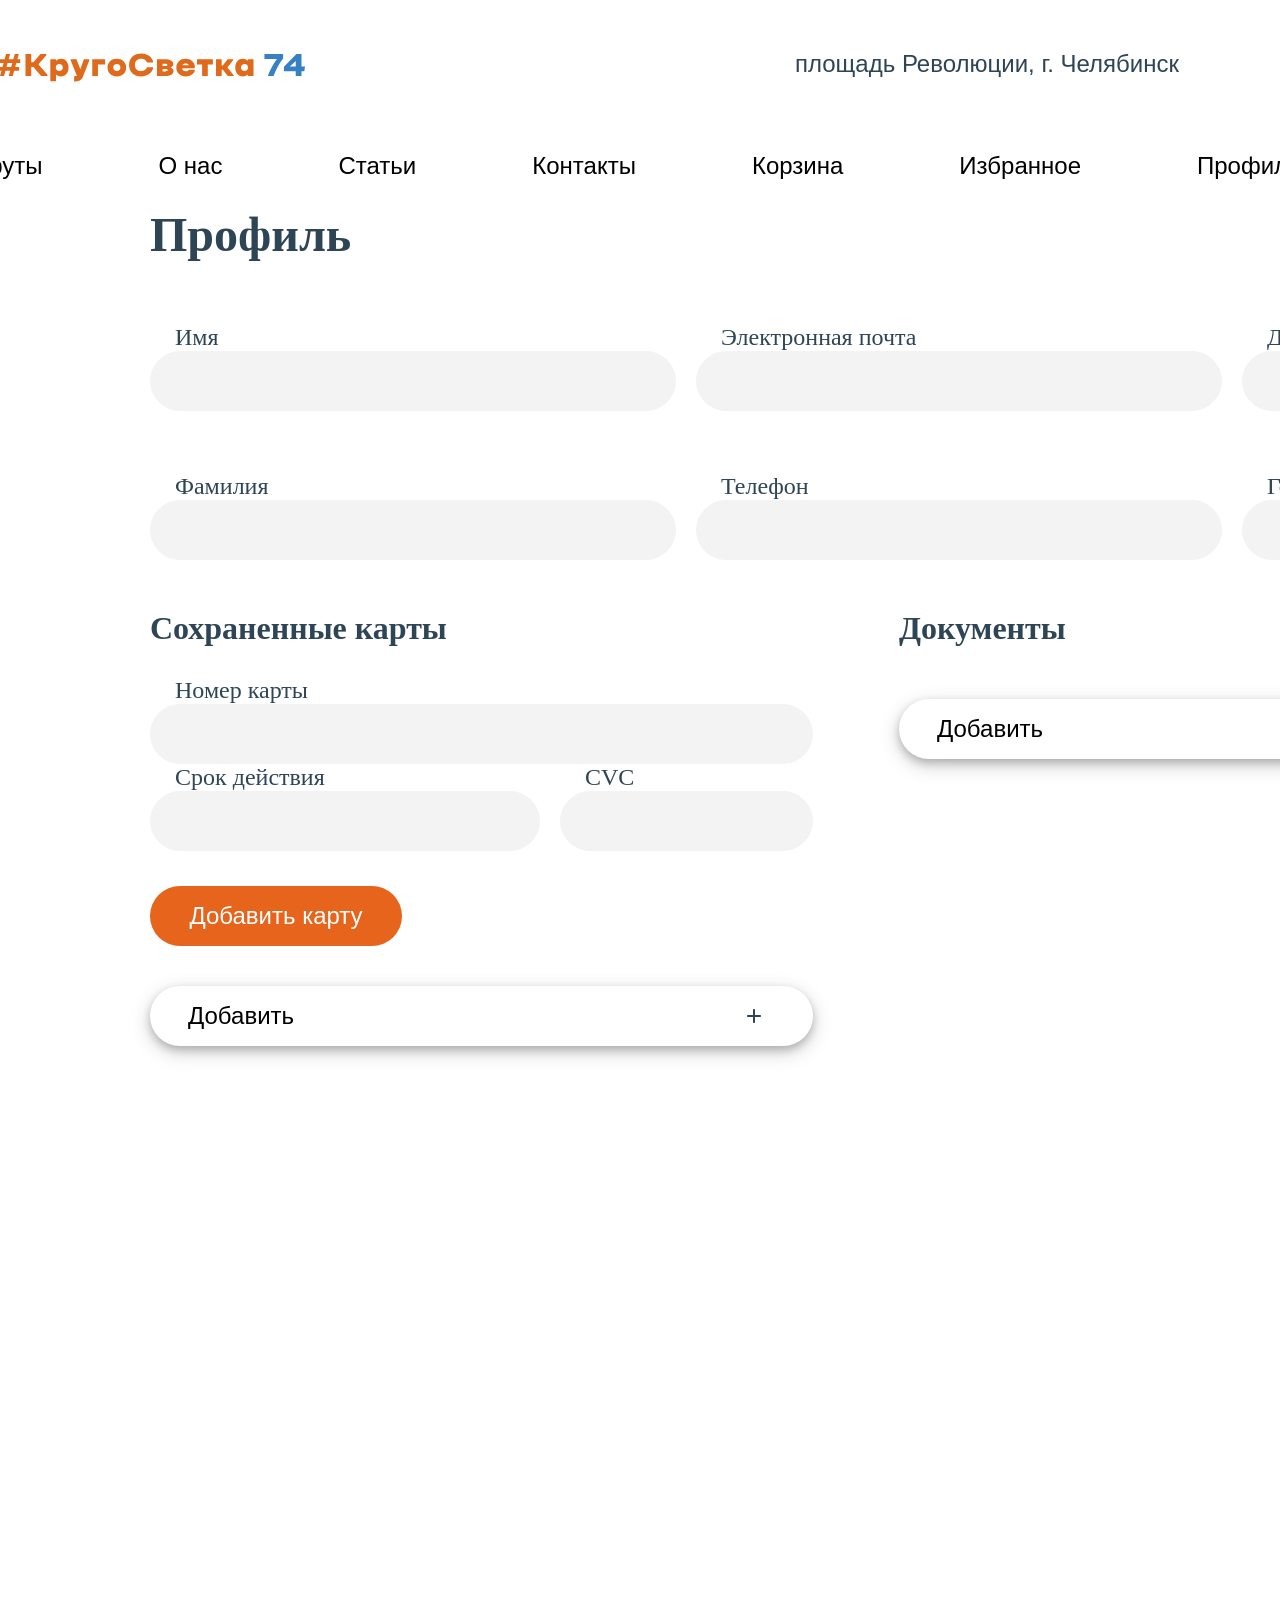
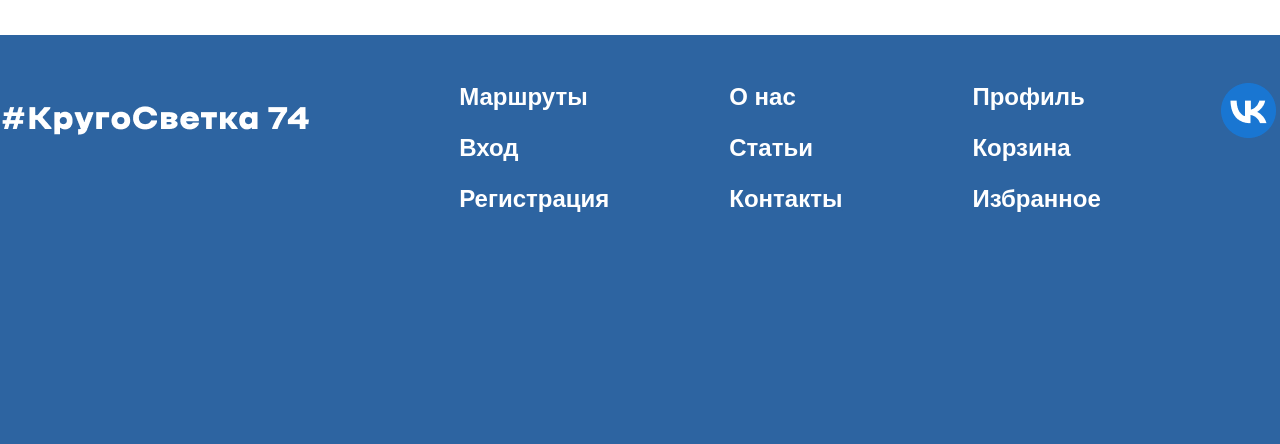
<file: index9.html>
<!DOCTYPE html>
<html lang="en">
<head>
    <meta charset="UTF-8">
    <meta name="viewport" content="width=device-width, initial-scale=1.0">
    <link rel="stylesheet" href="CSSP/style4.css">
    <title>Профиль</title>
</head>
<body>

  <header>
        
    <div class="header111">
 
    <div class="header">

   <div class="pervaya-stroka">

    <div class="recall">
        <p>площадь Революции, г. Челябинск</p>
    </div>
    <div class="viber">
        <img src="img/vk.svg" alt="Viber">
    </div>
    <div class="telegramm">
        <img src="img/ok.svg" alt="Viber">
    </div>
   </div>
           
              <div class="vtoraya-stroka">

                <div class="image-container">
                    <a href="index.html">
                        <img src="img/logo.svg" alt="Евро кемпинг">
                    </a>
                </div>
                <div class="text-button-containerrr">
                    <a class="text-button33" href="index5.html">Маршруты</a>
                    <a class="text-button22" href="index4.html">О нас</a>
                    <a class="text-button33" href="index.html#statya1">Статьи</a>
                    <a class="text-button22" href="index6.html">Контакты</a>
                    <a class="text-button22" href="index7.html">Корзина</a>
                    <a class="text-button22" href="index8.html">Избранное</a>
                    <a class="text-button77" href="index9.html">Профиль</a>
                </div>
              </div>
         </div>
    </div>
    </header>

    <main>
        <section>
            <div class="profil">
                <h1 class="prof">Профиль</h1>
            </div>

            <div class="forms_prof">
                <div class="form-item">
                    <label for="input1" class="name">Имя</label>
                    <input type="text" id="input1" name="input1" class="grey">
                  </div>
                  <div class="form-item">
                    <label for="input2" class="name">Электронная почта</label>
                    <input type="text" id="input2" name="input2">
                  </div>
                  <div class="form-item">
                    <label for="input3" class="name">Дата рождения</label>
                    <input type="text" id="input3" name="input3">
                  </div>
            </div>
            <div class="forms_prof">
                <div class="form-item">
                    <label for="input1" class="name">Фамилия</label>
                    <input type="text" id="input1" name="input1" class="grey">
                  </div>
                  <div class="form-item">
                    <label for="input2" class="name">Телефон</label>
                    <input type="text" id="input2" name="input2">
                  </div>
                  <div class="form-item">
                    <label for="input3" class="name">Город</label>
                    <input type="text" id="input3" name="input3">
                 </div>
            </div>            
        </section>

        <section>
          <div class="rast">
            <div class="save_kart">
                <div class="skart">
                    <h2 class="savecart">Сохраненные карты</h2>
                </div>
                <div class="form-item_two">
                    <label for="input3" class="name">Номер карты</label>
                    <input type="text" id="input3" name="input3">
                  </div>
                <div class="forms_prof_three">
                  <div class="form-item_three">
                    <label for="input2" class="name">Срок действия</label>
                    <input type="text" id="input2" name="input2">
                  </div>
                  <div class="form-item_four">
                    <label for="input3" class="name">CVC</label>
                    <input type="text" id="input3" name="input3">
                  </div>
                </div>

                <div class="add_card">
                  <button class="add_card_but">Добавить карту</button>
                </div>
                <div class="plus_but">
                  <button class="add_button">Добавить
                    <img src="img/plus.svg" alt="plus" class="plus_img">
                  </button>
                </div>
            </div>
            <div class="dociments">
              <div class="docu">
                <h2 class="add_doc">Документы</h2>
              </div>
              <div class="doc">
                <button class="add_button">Добавить
                  <img src="img/plus.svg" alt="plus" class="plus_img">
                </button>
              </div>
            </div>
          </div>
        </section>
   

 
    <div class="vse-vmeste3">

        <div class="krugosv">
            <img src="img1/Слой 3.png" alt="Евро кемпинг">
        </div>
    
    <div class="o-kamp">
        <a href="index5.html" class="fla"> <p class="o-nas-footer">Маршруты</p></a> 
        <a href="index12.html" class="fla"> <p class="o-nas-footer">Вход</p></a>
        <a href="index13.html" class="fla"> <p class="o-nas-footer">Регистрация</p></a>
    </div>
    
    <div class="uslugii">
        <a href="index4.html" class="fla"> <p class="o-nas-footer">О нас</p></a> 
        <a href="index.html#statya1" class="o-nas-footer">Статьи</a>
        <a href="index6.html" class="fla"> <p class="o-nas-footerr">Контакты</p></a> 
    </div>
    
    <div class="Projivanie">
        <a href="index9.html" class="fla"> <p class="o-nas-footer">Профиль</p></a> 
    <a href="index7.html" class="fla"> <p class="o-nas-footer">Корзина</p></a> 
    <a href="index8.html" class="fla"> <p class="o-nas-footer">Избранное</p></a> 
    </div>
    
    
    <div class="sasf">
    <img src="img1/Group 23.png" alt="Viber">
    </div>
    <div class="afas">
    <img src="img1/Group 22.png" alt="Viber">
    </div>
    <div class="afasaacxs">
    <img src="img1/тг.png" alt="Viber">
    </div>


    
    </div>
    
    
    
    
    
    
    </main>
    </body>
    </html>
</file>
<file: CSS/style.css>
.header111{
    display: flex;
    flex-direction: row;
    justify-content: center;
    background-color: #ffffff;
    display: flex;
   
}

.header 
{
    width: 1450px;
    height: 123px;
    background-color: #ffffff;

}
.container{
    background-color: #ffffff;
}
.pervaya-stroka{
background-color: #ffffff;

}

.button-container 
{
    position: absolute;
    top: 16px;

}
  


.information-button-container
{
margin-left: 500px;
}

.information-button 
{
    padding: 8px;
    height: 48px;
    margin-bottom: 8px; 
    font-size: 14px;
    line-height: 24px;
    text-align: center;
    border: none; 
    background-color: white;
    color: #666F78;
    font-family: 'Roboto', sans-serif;
}

.dot-container 
{
    margin-left: 758px;
    margin-top: -55px;
}

.dot-container p
{
    font-weight: 500;
    color: #666F78;
    font-size: 14px;
}

.my-cabinet-button-container 
{
margin-left: 770px;
margin-top: -46px;
}

.phone-number
{
    margin-left: 1090px;
    margin-top: -60px;
}

.phone-number p
{
    font-weight: 700;
    font-family: 'Roboto', sans-serif;
    font-size: 18px;
}

.recall
{
    margin-left: 880px;
  margin-top: 50px;
}

.recall p
{
    font-weight: 500;
    color: #2E4555;
    font-family: 'Roboto', sans-serif;
    font-size: 24px;
    width: 600px;

}

.viber
{
    margin-left: 1375px;
    margin-top: -70px;
}

.telegramm
{
    margin-left: 1450px;
    margin-top: -55px;
}

.image-container
{
    position: absolute;
    top: 30px;
    
}

.text-button-container 
{
    text-align: center;
  margin-top: 40px;
  display: flex;
  flex-direction: row;

}

.text-button-containerrr{
    text-align: center;
    margin-top: 40px;
    display: flex;
    flex-direction: row;
}
.big-zagolovok{
    font-size: 128px;
    align-items: center;
    font-weight: bold;
    margin-top: 170px;
    font-family: 'Roboto', sans-serif;
    color: #ffffff;
    
}
.small-zagolovok{
    color: #ffffff;
    font-family: 'Roboto', sans-serif;
    font-size: 40px;
    margin-top: -160px;
    font-weight: 100;
    font-style: normal;
}
.bron{
    background-color: #E6641B;
    color: #ffffff;
    border: #E6641B;
    width: 323px;
    height: 65px;
    border-radius: 65px;
    font-size: 24px;
    font-weight: 100;
  
}
.bron:hover{
    background-color: #fadf55;
    color: #2e4555;
}

.zabron-tur{
    display: flex;
    align-items: center;
    flex-direction: row;
    justify-content: center;
    position: relative;
    top: -550px;
}
.text-button11{
    padding: 8px;
    height: 48px;
    margin-bottom: 8px; 
    font-size: 24px;
    line-height: 24px;
    text-align: center;
    border: none; 
    font-family: 'Roboto', sans-serif;
    color: #000000;
    margin-right: 100px;
}

.text-button22{
    padding: 8px;
    height: 48px;
    margin-bottom: 8px; 
    font-size: 24px;
    line-height: 24px;
    text-align: center;
    border: none; 
    font-family: 'Roboto', sans-serif;
    color: #000000;
    margin-right: 100px;
    text-decoration: none;
    margin-top: 22px;
 
}

.text-button33{
    padding: 8px;
    height: 48px;
    margin-bottom: 8px; 
    font-size: 24px;
    line-height: 24px;
    text-align: center;
    border: none; 
    font-family: 'Roboto', sans-serif;
    color: #000000;
    margin-right: 100px;
    text-decoration: none;
    margin-top: 22px;
}

.text-button44{
    padding: 8px;
    height: 48px;
    margin-bottom: 8px; 
    font-size: 24px;
    line-height: 24px;
    text-align: center;
    border: none; 
    font-family: 'Roboto', sans-serif;
    color: #000000;
    margin-right: 100px;
}

.text-button55{
    padding: 8px;
    height: 48px;
    margin-bottom: 8px; 
    font-size: 24px;
    line-height: 24px;
    text-align: center;
    border: none; 
    font-family: 'Roboto', sans-serif;
    color: #000000;
    margin-right: 100px;
}

.text-button66{
    padding: 8px;
    height: 48px;
    margin-bottom: 8px; 
    font-size: 24px;
    line-height: 24px;
    text-align: center;
    border: none; 
    font-family: 'Roboto', sans-serif;
    color: #000000;
    margin-right: 100px;
}
.text-button77{
    padding: 8px;
    height: 48px;
    margin-bottom: 8px; 
    font-size: 24px;
    line-height: 24px;
    text-align: center;
    border: none; 
    font-family: 'Roboto', sans-serif;
    color: #000000;
    margin-top: 22px;
    text-decoration: none;
}

.text-button1 
{
    padding: 8px;
    height: 48px;
    margin-bottom: 8px; 
    font-size: 24px;
    line-height: 24px;
    text-align: center;
    border: none; 
    font-family: 'Roboto', sans-serif;
    color: #ffffff;
    margin-top: 23px;
    text-decoration: none;
}
.text-button2
{
    padding: 8px;
    height: 48px;
    margin-bottom: 8px; 
    font-size: 24px;
    line-height: 24px;
    text-align: center;
    border: none; 
    font-family: 'Roboto', sans-serif;
    color: #ffffff;
    padding-left: 100px;
    text-decoration: none;
    margin-top: 23px;
}
.o-nas-footer{
    color: #ffffff;
    text-decoration: none;
    list-style-type: none;
    text-transform: none;
}
.fla{
    color: #2D64A1;
}
.text-button3
{
    padding: 8px;
    height: 48px;
    margin-bottom: 8px; 
    font-size: 24px;
    line-height: 24px;
    text-align: center;
    border: none; 
    font-family: 'Roboto', sans-serif;
    color: #ffffff;
    padding-left: 100px;
    margin-top: 23px;
    text-decoration: none;
}
.text-button4
{
    padding: 8px;
    height: 48px;
    margin-bottom: 8px; 
    font-size: 24px;
    line-height: 24px;
    text-align: center;
    border: none; 
    font-family: 'Roboto', sans-serif;
    color: #ffffff;
    padding-left: 100px;
    margin-top: 23px;
    text-decoration: none;
}
.text-button5 
{
    padding: 8px;
    height: 48px;
    margin-bottom: 8px; 
    font-size: 24px;
    line-height: 24px;
    text-align: center;
    border: none; 
    font-family: 'Roboto', sans-serif;
    color: #ffffff;
    padding-left: 100px;
}
.text-button6 
{
    padding: 8px;
    height: 48px;
    margin-bottom: 8px; 
    font-size: 24px;
    line-height: 24px;
    text-align: center;
    border: none; 
    font-family: 'Roboto', sans-serif;
    color: #ffffff;
    padding-left: 100px;
}
.text-button7 
{
    padding: 8px;
    height: 48px;
    margin-bottom: 8px; 
    font-size: 24px;
    line-height: 24px;
    text-align: center;
    border: none; 
    font-family: 'Roboto', sans-serif;
    color: #ffffff;
    padding-left: 100px;
}
  
.text-button:nth-child(1) 
{
    width: 72px;
}
  
.text-button:nth-child(2) 
{
    width: 124px;
}
  
.text-button:nth-child(3) 
{
    width: 116px;
}
  
.text-button:nth-child(4) 
{
    width: 147px;
}
  
.text-button:nth-child(5)
{
    width: 114px;
}
  
.text-button:nth-child(6) 
{
    width: 132px;
}
  
.text-button:nth-child(7) 
{
    width: 69px;
}



.cart-button
{
    padding-top: 10px;
    font-size: 16px;
    position: absolute;
    text-align: center;
    border: none; 
    background-color: white;
    font-family: 'Roboto', sans-serif;

}

.cart
{
  margin-left: 1140px;
  margin-top: -55px;
}

.ticket-button
{
    padding-top: 3px;
    font-size: 16px;
    position: absolute;
    text-align: center;
    border: none; 
    background-color: white;
    font-family: 'Roboto', sans-serif;
}

.ticket
{
    margin-left: 1290px;
    margin-top: -35px;
}



.glavni{
font-size: 14px;
font-family: 'Roboto', sans-serif;
color: #666F78;
padding-right: 8px;
padding-top: 67px;
padding-bottom: 31px;
}

.otdih{
    font-size: 14px;
    padding-right: 8px;
    color: #000000;
    font-family: 'Roboto', sans-serif;
    padding-top: 67px;
    padding-bottom: 31px;
    }

.zagolovkii{
    display: flex;
    flex-direction: column;
    align-items: center;
    padding: 0;
    margin: 0 auto;
    background-color: #ffffff;
    height: 1100px;
    background-image: url(../img1/изображение\ 1\ \(2\).png);
    background-repeat: no-repeat;
    background-position: center;
    margin-top: px;
    background-size: 110%;


}
.mini-zagolovok{
    display: flex;
    flex-direction: row;
    align-items: center;
    


}
.tire{
    font-size: 14px;
    padding-right: 8px;
    color: #666F78;
    padding-top: 67px;
    padding-bottom: 31px;
}


.menuha
{
    font-family: 'Roboto', sans-serif;
    display: flex;
    flex-direction: baseline;
    font-size: 18px;
    align-items: center;
    justify-content: center;
    color: #333333;
    margin-top: -36px;
}

.vse-vmeste{
    
    background-color: #FBF3ED;
    border-radius: 10px;
    color: #BF5002;
  padding-left: 15px;
 
  padding-right: 15px;
}

.famili{
    padding-left: 21px;
}

.kids{
    padding-left: 36px;
}
.student{
    padding-left: 36px;
}
.Vzroslym{
    padding-left: 36px;
}

.text-program{
    display: flex;
    justify-content: center;
   height: 300px;
    flex-direction: column;
    align-items: center;
    padding: 0;
    margin: 0 auto;
    margin-top: 50px;
  background-color: #ffffff;
  background-image: url(../img1/Rectangle\ 105.png);
  background-repeat: no-repeat;
  background-position: center;

 position: relative;
 font-family: 'Roboto', sans-serif;
 margin-top: 90px;
}

.text1{
    display: flex;
    flex-direction: row;
   position: relative;
   top: -60px;
}

.text2{
    display: flex;
    flex-direction: row;
    position: relative;
    top: -15px;
}

.podrobnee1{
    font-size: 24px;
    color: #2E4555;
    font-weight: bold;
 position: relative;
 left: -635px;
   top: -10px;
}

.podrobnee2{
    font-size: 24px;
    color: #2E4555;
    font-weight: bold;
    position: relative;
    left: -210px;
    top: -10px;
}

.podrobnee3{
    font-size: 24px;
    color: #2E4555;
    font-weight: bold;
position: relative;
left: 420px; 
top: -10px;
}

.podrobnee4{
    font-size: 24px;
    color: #2E4555;
    font-weight: bold;
    position: relative;
    left: -530px;
      top: -15px;
}

.podrobnee5{
    font-size: 24px;
    color: #2E4555;
    font-weight: bold;
    position: relative;
    left: -330px;
      top: -15px;
}

.podrobnee6{
    font-size: 24px;
    color: #2E4555;
    font-weight: bold;
    position: relative;
    left: -230px;
      top: -15px;
}


 .inputys{
display: flex;
flex-direction: column;
position: relative;
top: -250px;
left: 80px;
align-items: center;
justify-content: center;
 }


.perv-inp{
    display: flex;
    flex-direction: row;
    margin-top: 10px;

   
}
.vtor-inp{
    display: flex;
    flex-direction: row;
    margin-top: 55px;
  
}



.putys1{
    width: 487px;
    height: 60px;
    border-radius: 65px;
    font-size: 24px;
    border-color: #ffffff;
    border-top: #ffffff;
    border-left: #000000;
    background-color: #ffffff;
  margin-left: -150px;
}

.putys2{
    width: 663px;
    height: 60px;
    border-radius: 65px;
    font-size: 24px;
    border-color: #ffffff;
    border-top: #ffffff;
    border-left: #000000;
    background-color: #ffffff;
    margin-left: 20px;
}

.putys3{
    width: 350px;
    height: 60px;
    border-radius: 65px;
    font-size: 24px;
    border-color: #ffffff;
    border-top: #ffffff;
    border-left: #000000;
    background-color: #ffffff;
    margin-left: 20px;
  
}

.putys4{
    width: 350px;
    height: 60px;
    border-radius: 65px;
    font-size: 24px;
    border-color: #ffffff;
    border-top: #ffffff;
    border-left: #000000;
    background-color: #ffffff;
    margin-left: -147px;
}

.putys5{
    width: 253px;
    height: 60px;
    border-radius: 65px;
    font-size: 24px;
    border-color: #ffffff;
    border-top: #ffffff;
    border-left: #000000;
    background-color: #ffffff;
    margin-left: 20px;
}

.putys6{
    width: 527px;
    height: 60px;
    border-radius: 65px;
    font-size: 24px;
    border-color: #ffffff;
    border-top: #ffffff;
    border-left: #000000;
    background-color: #ffffff;
    margin-left: 20px;
}

.nayti{
    width: 350px;
    background-color: #E6641B;
    height: 60px;
    border-radius: 65px;
    margin-left: 20px;
    border-color: #E6641B;
    color: #ffffff;
    border-bottom: #E6641B;
    border-right: #E6641B;
    border-top: #E6641B;
    border-left: #E6641B;
    font-size: 24px;
}

.formazz{
    margin-top: -100px;
}
.statyi-kart{
    display: flex;
    flex-direction: row;
    justify-content: center;
    align-items: center;
    margin-top: -60px;
}

.zim-kart{
    padding-right:16px;
}
.galery{
    font-size: 48px;
    align-items: center;
    font-weight: bold;
    text-align: center;
    margin-top: 87px;
    padding-top: 25px;
    font-family: 'Roboto', sans-serif;
color: #2E4555;
margin-left: -1400px;
}

.galery-foto{
    display: flex;
    justify-content: center;
    align-items: center;
    margin-left: -100px;
}





.OTZ{
    font-size: 48px;
    align-items: center;
    font-weight: bold;
    text-align: center;
    margin-top: 87px;
    padding-top: 25px;
    font-family: 'Roboto', sans-serif;
color: #425461;
margin-left: -1240px;
}

.avabab{
    display: flex;
    flex-direction: row;
    justify-content: center;
    margin-top: 63px;
}

.otziv{
   background-color:  hsl(0, 0%, 100%);
    width: 526px;
    height:643px ;
    margin-left: 20px;
    margin-right: 20px;
border-radius: 65px;

    box-shadow:0px 26px 41px -5px rgba(144, 144, 144, 0.15);
}

.otziv1{
    background-color:  #ffffff;
    width: 526px;
    height:643px ;
    border-radius: 65px;
    box-shadow:0px 26px 41px -5px rgba(144, 144, 144, 0.15);
  }
.otziv3{
    background-color:  #ffffff;
    width: 526px;
    height:643px ;
    border-radius: 65px;
    box-shadow:0px 26px 41px -5px rgba(144, 144, 144, 0.15);
}

.o3otziva{
display: flex;
flex-direction: row;
justify-content: center;
align-items: center;
font-family: 'Roboto', sans-serif;

}

.textikotz{
line-height: 1.2;
    font-size: 24px;
  margin-top: -20px;
    color: #485863;
}
.textikotz2{
    font-size: 24px;
    margin-top: -60px;
    color: #485863;
    line-height: 1.2;
}
.textikotz1{   
    font-size: 24px;
    margin-top: -60px;
    color: #485863;
    line-height: 1.2;
}
.textotziv{
    display: flex;
    align-items: center;
    justify-content: center;
    margin-top: 39px;
}
.textotziv2{
    display: flex;
    align-items: center;
    justify-content: center;
    margin-top: 39px;
    flex-direction: column;
    
    padding-left: -5px;
}
.vera{
    font-size: 48px;
    color: #2E4555;
    font-weight: bold;

}
.textsniztotz{
    display: flex;
    flex-direction: row;
    align-items: center;
    justify-content: space-around;
    margin-top: -10px;
}
.textsniztotz2{
    display: flex;
    flex-direction: row;
    align-items: center;
    justify-content: space-around;
    margin-top: -10px;
 
}
.textsniztotz3{
    display: flex;
    flex-direction: row;
    align-items: center;
    justify-content: space-around;
    margin-top: -50px;
 
}

.vera2{
    
    font-size: 14px;
    color: #666F78;
    margin-right: 45px;
}
.chitatdalsee{
    color: #BF5002;
    font-size: 16px;
    font-weight: 600;
    margin-left:-157px ;
    margin-top: -5px;
}
.imgstrelka1{
  position: relative;
  right: -50px;
}
.imgstrelka{
    position: relative;
    right: 70px;
  }

  .ikonkii{
    margin-top: 77px;
    background-color: #ffffff;
    display: flex;
    flex-direction: row;
    align-items: center;
    justify-content: center;
    padding-bottom: 114px;
  }
  .ikonkii img{
    margin-right: 70px;
  }
  .imgkoni{ 
    margin-right: 27px;
  }
 
.pupka{
    background-color: #ffffff;
    display: flex;
    flex-direction: column;
}

.asasas{
font-size: 48px;
color: #2E4555;
font-weight: bold;
}

.text-svyaz{
    display: flex;
    justify-content: center;
    margin-top: 150px;
    font-family: 'Roboto', sans-serif;
    line-height: 0.9;
}
.teleff{
    width: 527px;
    height: 60px;
    border-radius: 65px;
    background-color: #F3F3F3;
    border-bottom: #F3F3F3;
    border-top: #F3F3F3;
    border-left: #F3F3F3;
    border-right: #F3F3F3;
    font-size: 24px;
}
.svyaz{
    display: flex;
    margin-left: -300px;
    margin-top: 15px;
    justify-content: center;
    
}

.obr-zv{
width: 254px;
height: 60px;
background-color: #E6641B;
color: #ffffff;
border-radius: 65px;
font-size: 24px;
border-bottom: #E6641B;
border-top: #E6641B;
border-left: #E6641B;
border-right: #E6641B;
}
.zvonok{
    display: flex;
    margin-top: -60px;
    justify-content: center;
    margin-left: 530px;
}

.rad-b{
    display: flex;
    justify-content: center;
    margin-top: 30px;
    margin-left: -550px;
}
.aasaas{
    font-size: 24px;
    color: #2E4555;
    font-family: 'Roboto', sans-serif;
    display: flex;
    justify-content: center;
    margin-top: -48px;
    margin-left: 80px;
}





.vse-vmeste3{
    display: flex;
    flex-direction: row;
    padding-top: 48px;
    justify-content: center;
    font-size: 24px;
    font-weight: bold;
    color: #ffffff;
    font-family: 'Roboto', sans-serif;
    background-color: #2D64A1;
    margin-top: 250px;
    height: 370px;
}
.krugosv{
    padding-right: 230px;
    padding-left: 60px;
}
.o-kamp{
    padding-right: 120px;
    margin-left: -80px;
}
.uslugii{
    padding-right: 130px;
}
.Projivanie{
    padding-right: 120px;
}
.sasf{
padding-right: 20px;
}
.afas{
    padding-right: 20px;
}


.big-pelmen{
    display: flex;
    flex-direction: row;
    justify-content: center;
    margin-top: 120px;
    font-size: 48px;
    font-family: 'Roboto', sans-serif;
color: #2E4555;
margin-left: -880px;
font-weight: bold;
}
.big-pelmenyy{
    display: flex;
    flex-direction: row;
    justify-content: center;
    margin-top: 120px;
    font-size: 48px;
    font-family: 'Roboto', sans-serif;
color: #2E4555;
margin-left: -700px;
font-weight: bold;
}
.zagl-o-nas{
    display: flex;
    flex-direction: row;
    justify-content: center;
    margin-top: 120px;
    font-size: 48px;
    font-family: 'Roboto', sans-serif;
color: #2E4555;
margin-left: -1300px;
font-weight: bold;
}
.kids-fot{
    display: flex;
    justify-content: center;
    margin-left: -800px;
}
.o-nas{
    display: flex;
    justify-content: center;
    margin-left: 900px;
    margin-top: -550px;
    font-family: 'Roboto', sans-serif;
    line-height: 1.3;
}
.piply{
    display: flex;
    margin-top: 200px;
    justify-content: center;
    margin-left: 80px
}
.people-fott{
width: 1550px;
}
.o-nas-texty{
font-size: 24px;
color: #000000;
}

.muzey-pelmenya{
    display: flex;
    justify-content: center;
    margin-left: 40px;
}
.pelmm{
    width: 1500px;
    height: 790px;
}
.dva-pelmenya{
    display: flex;
    flex-direction: column;
    justify-content: center;
    align-items: center;
    margin-top: 250px;
    margin-left: -900px;
}
.pervypelm2{
    margin-top: 50px;
}
.pelm-text1{
    display: flex;
    justify-content: center;
    margin-top: -870px;
    margin-left: 550px;
    font-family: 'Roboto', sans-serif;
    line-height: 1.5;
}
.pelm-text2{
    display: flex;
    justify-content: center;
    margin-top: 180px;
    margin-left: 550px;
    font-family: 'Roboto', sans-serif;
    line-height: 1.5;
}
.pelm-text22{
    display: flex;
    justify-content: center;
    margin-top: 60px;
    margin-left: 720px;
    font-family: 'Roboto', sans-serif;
    line-height: 1.5;
}
.pelmm-text1{
    color: #2E4555;
    font-size: 24px;
}
.pelmm-text2{
    color: #2E4555;
    font-size: 24px;
}
.blok-pelmensky{
    margin-top: -100px;
    margin-bottom: 270px;
}
  @media  (max-width: 450px) {
    .zagolovkii{
        flex-direction: column;
        align-items: center;
    }
    .menuha{
        flex-direction: column;
        align-items: center;
        padding-left: 0px;
        padding-right: 0px;
        margin: 0 auto;
    }
    .big-zagolovok{
       font-size: 50px;
        text-align: center;
    }
    
.famili{
    padding-left: 0px;
    padding-right: 0px;
    margin: 0 auto;
}
.vse-vmeste{
    padding-left: 0px;
    padding-right: 0px;
    margin: 0 auto;
}
.kids{
    padding-left: 0px;
    padding-right: 0px;
    margin: 0 auto;
}
.student{
    padding-left: 0px;
    padding-right: 0px;
    margin: 0 auto;
}
.Vzroslym{
    padding-left: 0px;
    padding-right: 0px;
    margin: 0 auto;
}
.sc1{
    display: none;
}
.sc3{
    display: none;
}
.sc2{

    display: flex;
    flex-direction: row;
    justify-content: center;
    align-items: center;
}
.ice2{
    margin-top: -50px;
    width: 320px;
    height: 216px;
}
.vosem-tochek{
    width: 160px;
    margin-top: -20px;
}
.info3{
    margin-left: -970px;
    margin-top: -620px;
    display: flex;
    flex-direction: row;
}
.DAY{
    margin-left: 10px;
}
.text-program{
    display: flex;
  
    flex-direction: row;
    
}

.podrobnee1{
    color: #BF5002;
    font-weight: bold;
    font-size: 24px;
}
.text1{
  
    display: flex;
    flex-direction: row;
}

.PROG1{

margin-top: 300px;

}

.raspisanie2{
    display: none;
}

.perv-strok{
    margin-top: 100px;
    width: 400px;
}
.datyy{
   display: flex;
   width: 100px;
   margin-left: -20px;
}
.one1{
    margin-left: -25px;
}
.mesta{
    width: 100px;
   margin-left: -15px;
}
.assa{
    margin-left: -20px;
}
.info2{
    margin-left: -540px;
    margin-top: 50px;
}
.price{
    width: 200px;
}
.Price1{
    display: flex;
    justify-content: left;
    margin-left: -25px;
}
.butoni{
    margin-left: -50px;
    margin-top: 50px;
}



.vtor-strok{
    width: 400px;
}
.datyy2{
    display: flex;
   width: 140px;
   margin-left: -22px;
}

.mesta2{
    width: 100px;
    margin-left: -20px;

}
.butoni2{
    margin-top: 50px;
    margin-left: -60px;
}
.fffdd{
    margin-left: -25px;
}
.price22{
    margin-top: -40px;
    margin-left: -50px;
    width: 200px; 
}


.tret-strok{
    width: 400px;
}
.dzi{
    margin-left: -25px;
}
.datyy3{
    display: flex;
    width: 140px;
    margin-left: -22px;   
}
.mesta3{
    width: 100px;
    margin-left: 5px;
}
.price33{
    margin-left: 40px;
}

.butoni3{
    margin-top: 50px;
    margin-left: -60px;
}
.price33{
    width: 200px; 
    margin-left: -40px;
}

.PROG{
    margin-top: 100px;
    font-size: 30px;
}
.live{
    display: flex;
    flex-direction: column;
}


.group2
{
    display: none;
}
.foto3{
    display: none;
}



.group3{
    margin-left: -250px;
    margin-top: -150px;
}
.foto4{
  margin-left: 600px;
  margin-top: 150px;
}

.PIT{
    font-size: 30px; 
}
.trexrezpit1{
    display: none;
}
.trexrezpit3{
display: none;
}
.obsh{
    display: flex;
    flex-direction: column;
    
}
.dvekart{
    display: flex;
    flex-direction: column;
    align-items: center;
    justify-content: center;
}
.llol{
    width: 288px;
    height: 220px;
    margin-bottom: 18px;
}
.bai{
    width: 288px;
    height: 220px;
    margin-left: -24px;
    margin-bottom: 18px;
}
.chet{
    display: flex;
    flex-direction: column;
}
.dos{
    width: 288px;
    height: 220px;
    margin-bottom: 18px;
}
.kovrolin{
    width: 288px;
    height: 220px;
  margin-top: -24px;
  margin-bottom: 18px;
}
.slepper{
    width: 288px;
    height: 220px;

}
.udod{
    width: 288px;
    height: 220px;

}

.ikonkii{
    margin-top: 500px;
}
.otziv3{
    display: none;
}
.otziv1{
    display: none;
}
.otziv{
margin-left: 10px;   
    width: 448px;
    height:354px ;
    margin-right: 23px;
}
.imgstrelka1{
    
    display: none;
}

.imgstrelka{
    
    display: none;
  }

.ikonkii{
    flex-direction: column;
    margin-top: 50px;
    margin-left: -100px;
}
.due{
    margin-left: 350px;
    margin-top: -80px;
}
.tre{
    margin-top: 40px;
}
.quattro{
     margin-left: 350px;
margin-top: -80px;
}
.sei{
    margin-top: 40px;
}
.imgkoni{
    margin-left: 350px;
margin-top: -80px;
}
.vse-vmeste3{
    display: none;
}
.chetkart{
    display: flex;
    flex-direction: row;
    align-items: center;
    margin-left: 50px;
}
.zagl{
    display: none;
}
.o-kampy{
    display: flex;
    flex-direction: column;
    margin-top: 20px;
    align-items: center;
}
.trr{
    margin-left: -100px;
    margin-top: -8px;
}
.chh{
    margin-top: -30px;
    margin-left: 180px;
}
.ptt{
    margin-left: -520px;
    margin-top: 15px;
}
.ii{
    margin-left: 70px;
    margin-top: -45px;
}

.image-container{
    position: absolute;
    left: 75px;
    top: 40px;
}
.haskiek{
    display: block;
    position: absolute;
    top: 50px;
    left: 10px;
}
.cart{
    position: absolute;
    top: 100px;
    left: -830px;
}

.show{
    display: block;
}

.ticket{
    position: absolute;
    top: 87px;
    left: -930px;
}
.cart-button{
    display: none;
}
.ticket-button{
    display: none;
}

.text-button-container{
    display: none;
   
}
.pervaya-stroka{
    display: none;
}
}
</file>
<file: CSSM/style5.css>
*, *::after, *::before {
    box-sizing: border-box;
    margin: 0;
    padding: 0;
    border: 0;
}



.header111{
    display: flex;
    flex-direction: row;
    justify-content: center;
    background-color: #ffffff;
    display: flex;
   
}

.header 
{
    width: 1450px;
    height: 123px;
    background-color: #ffffff;

}
.container{
    background-color: #ffffff;
}
.pervaya-stroka{
background-color: #ffffff;
}

.button-container 
{
    position: absolute;
    top: 16px;

}
  


.information-button-container
{
margin-left: 500px;
}

.information-button 
{
    padding: 8px;
    height: 48px;
    margin-bottom: 8px; 
    font-size: 14px;
    line-height: 24px;
    text-align: center;
    border: none; 
    background-color: white;
    color: #666F78;
    font-family: 'Roboto', sans-serif;
}

.dot-container 
{
    margin-left: 758px;
    margin-top: -55px;
}

.dot-container p
{
    font-weight: 500;
    color: #666F78;
    font-size: 14px;
}

.my-cabinet-button-container 
{
margin-left: 770px;
margin-top: -46px;
}

.phone-number
{
    margin-left: 1090px;
    margin-top: -60px;
}

.phone-number p
{
    font-weight: 700;
    font-family: 'Roboto', sans-serif;
    font-size: 18px;
}

.recall
{
    margin-left: 880px;
  margin-top: 50px;
}

.recall p
{
    font-weight: 500;
    color: #2E4555;
    font-family: 'Roboto', sans-serif;
    font-size: 24px;
    width: 600px;

}

.viber
{
    margin-left: 1375px;
    margin-top: -50px;
}

.telegramm
{
    margin-left: 1450px;
    margin-top: -65px;
}

.image-container
{
    position: absolute;
    top: 30px;
    
}

.text-button-container 
{
    text-align: center;
  margin-top: 40px;
  display: flex;
  flex-direction: row;

}

.text-button-containerrr{
    text-align: center;
    margin-top: 40px;
    display: flex;
    flex-direction: row;
}

.text-button11{
    padding: 8px;
    height: 48px;
    margin-bottom: 8px; 
    font-size: 24px;
    line-height: 24px;
    text-align: center;
    border: none; 
    font-family: 'Roboto', sans-serif;
    color: #000000;
    margin-right: 100px;
}

.text-button22{
    padding: 8px;
    height: 48px;
    margin-bottom: 8px; 
    font-size: 24px;
    line-height: 24px;
    text-align: center;
    border: none; 
    font-family: 'Roboto', sans-serif;
    color: #000000;
    margin-right: 100px;
    margin-top: 22px;
    text-decoration: none;
}

.text-button33{
    padding: 8px;
    height: 48px;
    margin-bottom: 8px; 
    font-size: 24px;
    line-height: 24px;
    text-align: center;
    border: none; 
    font-family: 'Roboto', sans-serif;
    color: #000000;
    margin-right: 100px;
    margin-top: 22px;
    text-decoration: none;
}

.text-button44{
    padding: 8px;
    height: 48px;
    margin-bottom: 8px; 
    font-size: 24px;
    line-height: 24px;
    text-align: center;
    border: none; 
    font-family: 'Roboto', sans-serif;
    color: #000000;
    margin-right: 100px;
}

.text-button55{
    padding: 8px;
    height: 48px;
    margin-bottom: 8px; 
    font-size: 24px;
    line-height: 24px;
    text-align: center;
    border: none; 
    font-family: 'Roboto', sans-serif;
    color: #000000;
    margin-right: 100px;
}

.text-button66{
    padding: 8px;
    height: 48px;
    margin-bottom: 8px; 
    font-size: 24px;
    line-height: 24px;
    text-align: center;
    border: none; 
    font-family: 'Roboto', sans-serif;
    color: #000000;
    margin-right: 100px;
}
.text-button77{
    padding: 8px;
    height: 48px;
    margin-bottom: 8px; 
    font-size: 24px;
    line-height: 24px;
    text-align: center;
    border: none; 
    font-family: 'Roboto', sans-serif;
    color: #000000;
    margin-top: 22px;
    text-decoration: none;
}








.zagolovok{
    padding: 84px 156px 30px 150px;
      
}

.Talk{
    font-size: 48px;
    font-weight: bold;
    color: #2E4555;
}

.exkyrsia{
    margin-top: 35px;
}
.two_zag{
    font-size: 24px;
}

.forest_f{
    min-width: 1620px;
    height: 760px;
}
.forest{
    margin-left: 150px;
}




.circleDrow{
    height: 575px;
}
.circle{
    margin-left: 202px;
    margin-top: 133px;
}
.block{
    display: flex;
    flex-direction: row;
}
.morning{
    margin-top: 133px;
    margin-left: 40px;
}
.departure, .city, .fabric, .walk{
    font-size: 24px;
    font-weight: bold;
    color: #2E4555;
}
.city_sis{
    margin-top: 37px;
}
.excursion{
    margin-top: 56px;
}
.park{
    margin-top: 40px;
}
.end{
    margin-top: 50px;
}
.arrival{
    margin-top: 45px;
}

.text_one{
    width: 663px;
    height: 224px;
    
}
.textBlock{
    padding: 120px 150px ;
}
.oneDay{
    font-size: 24px;
    color: #2E4555;
    font-family: 'Roboto', sans-serif;
}


.trees, .mug, .lake{
    width: 253px;
    height: 322px;
}

.mug, .lake{
    padding-left: 20px;
}

.cost{
    margin-top: 40px;
}
.costs{
    font-size: 24px;
    font-weight: bold;
    color: #2E4555;
}
.adult, .children{
    font-size: 24px;
    color: #2E4555;
}

.cost_chanda{
    display: flex;
    justify-content: space-between;
}
.cost,
.rybli {
  display: flex;
  flex-direction: column;
  
}

.rybli {
    margin-top: 63px;
}
.two_r, .ch_two{
    font-size: 24px;
    color: #2E4555;
}
.bron{
    margin-top: 74px;
}
.zabronirovat{
    border-radius: 65px;
    width: 253px;
    height: 50px;
    background-color: #E6641B;
}
.text_bron{
    font-size: 24px;
    color: #FFFFFF;
}




.vse-vmeste3{
    display: flex;
    flex-direction: row;
    padding-top: 48px;
    justify-content: center;
    font-size: 24px;
    font-weight: bold;
    color: #ffffff;
    font-family: 'Roboto', sans-serif;
    background-color: #2D64A1;
    margin-top: 250px;
    height: 409px;
}
.krugosv{
    padding-right: 230px;
    padding-left: 60px;
}
.o-kamp{
    padding-right: 120px;
    margin-left: -80px;
}
.uslugii{
    padding-right: 130px;
}
.Projivanie{
    padding-right: 120px;
}
.sasf{
padding-right: 20px;
}
.afas{
    padding-right: 20px;
}
.o-nas-footer{
    color: #ffffff;
    text-decoration: none;
    list-style-type: none;
    text-transform: none;
    margin-bottom: 23px;
}
.o-nas-footerr{
    color: #ffffff;
    text-decoration: none;
    list-style-type: none;
    text-transform: none;
    margin-top: 23px;
}
.fla{
    color: #2D64A1;
}



.big-pelmen{
    display: flex;
    flex-direction: row;
    justify-content: center;
    margin-top: 120px;
    font-size: 48px;
    font-family: 'Roboto', sans-serif;
color: #2E4555;
margin-left: -880px;
}

.muzey-pelmenya{
    display: flex;
    justify-content: center;
    margin-left: 40px;
}
.pelmm{
    width: 1500px;
    height: 790px;
}
.dva-pelmenya{
    display: flex;
    flex-direction: column;
    justify-content: center;
    align-items: center;
    margin-top: 250px;
    margin-left: -900px;
}
.pervypelm2{
    margin-top: 50px;
}
.pelm-text1{
    display: flex;
    justify-content: center;
    margin-top: -870px;
    margin-left: 600px;
    font-family: 'Roboto', sans-serif;
    line-height: 1.5;
}
.pelm-text2{
    display: flex;
    justify-content: center;
    margin-top: 180px;
    margin-left: 600px;
    font-family: 'Roboto', sans-serif;
    line-height: 1.5;
}
.pelmm-text1{
    color: #2E4555;
    font-size: 24px;
}
.pelmm-text2{
    color: #2E4555;
    font-size: 24px;
}
.blok-pelmensky{
    margin-top: -100px;
    margin-bottom: 270px;
}
.nas, .stat{
    margin-bottom: 27px;
}
</file>
<file: CSSST/style6.css>
.add_button{
    background-color: #FFFFFF;
    box-shadow: 0 4px 8px 0 rgba(0, 0, 0, 0.2), 0 6px 20px 0 rgba(0, 0, 0, 0.19);
    border-radius: 65px;
    text-decoration: none;
    color: black;
    cursor: pointer;
    width: 623px;
    height: 60px;
    font-size: 24px;
    font-weight: bold;
    text-align: left;
    padding: 13px 512px 14px 38px;
    display: inline-flex; /* Отображение как строчный блочный элемент */
    align-items: center; /* Вертикальное центрирование содержимого */
    justify-content: space-between;
    border-color: #FFFFFF;
    margin-bottom: 20px;
  }
  .plus_img{
    margin-left: 487px;
  }
  .add_button:hover{
    background-color: #e6e6e6; 
    box-shadow: 0 8px 16px 0 rgba(0, 0, 0, 0.2), 0 12px 40px 0 rgba(0, 0, 0, 0.19); /* Изменение тени при наведении */
  }
  .plus_img2{
    margin-left: 475px;
  }
  .plus_img4{
    margin-left: 487px;
  }
  .plus_img3{
    margin-left: 493px;
  }
  .price_dvmc{
    padding: 40px 20px 0 40px;
  }






  .kartochka-1 {
    width: 800px;
    height: 219px;
    background-color: #FFFFFF; 
    border-radius: 65px; 
    
    margin-bottom: 20px;
    box-shadow: 2px 2px 3px 0px rgba(34, 60, 80, 0.2); /* Тень */
    border: none;
    display: flex;
    flex-direction: row;
    font-family: 'Roboto', sans-serif;
    
}
.klass-knopki {
    width: 223px;
    height: 50px;
    border-radius: 65px;
    border: none;
    margin-top: 327px;
    margin-left: -185px;
    background-color: #E6641B; 
    color: #FFFFFF; 
}
.bron {
    font-size: 20px;
    margin-top: 10px;
}
.klass-knopki:hover {
    background-color: #FADF55; 
    cursor: pointer;
    color: #2E4555;
}
.kartochki-ryad {
    display: flex;
    flex-direction: row;
    justify-content: space-between;
    margin-bottom: 20px;
}
.kartochka-1,
.kartochka-3 {
    width: 800px;
    height: 219px;
    background-color: #FFFFFF;
    border-radius: 65px;
    box-shadow: 2px 2px 3px 0px rgba(34, 60, 80, 0.2);
    border: none;
    display: flex;
    flex-direction: row;
    font-family: 'Roboto', sans-serif;
}
.ikonka1 {
    margin-right: 12px;
}
.ikonka2 {
    margin-right: 14px;
}
.ikonka-chasy,
.ikonka-mesto{
    display: flex;
    flex-direction: row;
    align-items: center;
} 
.ikonka-mesto {
    margin-top: -30px;
}
.ikonka-chasy {
    margin-top: -10px;
}
.tekst-kartochki {
    display: flex;
    flex-direction: column;
    width: 483px;
    height: 220px;
} 
.zagolovok-kartochki {
    font-size: 24px;
    font-weight: bold;
    width: 460px;
    color: #2e4555;
} 
.podzagolovok-kartochki {
    font-size: 20px;
    margin-top: -20px;
    color: #2e4555;
} 
.cena-knopka {
    font-size: 32px;
    font-weight: bold;
    margin-left: -110px;
    margin-top: 100px;
    width: 300px;
    height: 20px;
    margin-bottom: -300px;
    color: #2e4555;
}
.kartochka-img {
    width: 253px;
    height: 219px;
    border-radius: 65px; 
    object-fit: cover; 
    margin-right: 20px; 
}
.nadpis-ikonki {
    color: #2e4555;
    font-size: 20px;
}



.conteineroch{
    display: flex;
  justify-content: space-between;
  
}
</file>
<file: CSSV/style7.css>
.vhod {
    width: 528px;
    height: 571px;
    background-color: white;
    border-radius: 65px;
    padding: 20px;
    box-shadow: 0 4px 8px 0 rgba(0,0,0,0.2);
    display: flex;
    flex-direction: column;
    justify-content: center;
    align-items: center;
    margin-bottom: 100px;
    margin-left: 700px;
    margin-top: 200px;

}

.zag-vhod {
    font-size: 48px;
    margin-bottom: 30px;
    font-family: 'Roboto', sans-serif;
    font-weight: bold;
    color: #2E4555;
}

.nomer {
    margin-bottom: 10px;
    display: flex;
    flex-direction: column;
}

.nomer label {
    display: block;
    margin-bottom: 3px;
    font-size: 24px;
    font-family: 'Roboto', sans-serif;
    color: #2E4555;
    margin-left: 30px;
}

.nomer input {
    width: 407px;
    height: 60px;
    margin-bottom: 10px;
    border-radius: 65px;
    border: none;
    background-color: #F3F3F3;
    font-size: 24px;
    color: #2E4555;
    padding-left: 20px; 
    box-sizing: border-box;
}

.vojti {
    width: 407px;
    height: 60px;
    padding: 10px;
    border-radius: 65px;
    background-color: #5EBFC5;
    color: white;
    border: none;
    cursor: pointer;
    font-size: 24px;
}

.vojti:hover {
    background-color: #2E4555;
    transition: background-color 0.5s ease;
}




.header111{
    display: flex;
    flex-direction: row;
    justify-content: center;
    background-color: #ffffff;
    display: flex;
   
}

.header 
{
    width: 1450px;
    height: 123px;
    background-color: #ffffff;

}
.container{
    background-color: #ffffff;
}
.pervaya-stroka{
background-color: #ffffff;

}

.button-container 
{
    position: absolute;
    top: 16px;

}
  


.information-button-container
{
margin-left: 500px;
}

.information-button 
{
    padding: 8px;
    height: 48px;
    margin-bottom: 8px; 
    font-size: 14px;
    line-height: 24px;
    text-align: center;
    border: none; 
    background-color: white;
    color: #666F78;
    font-family: 'Roboto', sans-serif;
}

.dot-container 
{
    margin-left: 758px;
    margin-top: -55px;
}

.dot-container p
{
    font-weight: 500;
    color: #666F78;
    font-size: 14px;
}

.my-cabinet-button-container 
{
margin-left: 770px;
margin-top: -46px;
}

.phone-number
{
    margin-left: 1090px;
    margin-top: -60px;
}

.phone-number p
{
    font-weight: 700;
    font-family: 'Roboto', sans-serif;
    font-size: 18px;
}

.recall
{
    margin-left: 880px;
  margin-top: 50px;
}

.recall p
{
    font-weight: 500;
    color: #2E4555;
    font-family: 'Roboto', sans-serif;
    font-size: 24px;
    width: 600px;

}

.viber
{
    margin-left: 1375px;
    margin-top: -70px;
}

.telegramm
{
    margin-left: 1450px;
    margin-top: -55px;
}

.image-container
{
    position: absolute;
    top: 30px;
    
}

.text-button-container 
{
    text-align: center;
  margin-top: 40px;
  display: flex;
  flex-direction: row;

}

.text-button-containerrr{
    text-align: center;
    margin-top: 40px;
    display: flex;
    flex-direction: row;
}
.big-zagolovok{
    font-size: 128px;
    align-items: center;
    font-weight: bold;
    margin-top: 170px;
    font-family: 'Roboto', sans-serif;
    color: #ffffff;
    
}
.small-zagolovok{
    color: #ffffff;
    font-family: 'Roboto', sans-serif;
    font-size: 40px;
    margin-top: -160px;
    font-weight: 100;
    font-style: normal;
}
.bron{
    background-color: #E6641B;
    color: #ffffff;
    border: #E6641B;
    width: 323px;
    height: 65px;
    border-radius: 65px;
    font-size: 24px;
    font-weight: 100;
  
}
.bron:hover{
    background-color: #fadf55;
    color: #2e4555;
}

.zabron-tur{
    display: flex;
    align-items: center;
    flex-direction: row;
    justify-content: center;
    position: relative;
    top: -550px;
}
.text-button11{
    padding: 8px;
    height: 48px;
    margin-bottom: 8px; 
    font-size: 24px;
    line-height: 24px;
    text-align: center;
    border: none; 
    font-family: 'Roboto', sans-serif;
    color: #000000;
    margin-right: 100px;
}

.text-button22{
    padding: 8px;
    height: 48px;
    margin-bottom: 8px; 
    font-size: 24px;
    line-height: 24px;
    text-align: center;
    border: none; 
    font-family: 'Roboto', sans-serif;
    color: #000000;
    margin-right: 100px;
    text-decoration: none;
    margin-top: 22px;
 
}

.text-button33{
    padding: 8px;
    height: 48px;
    margin-bottom: 8px; 
    font-size: 24px;
    line-height: 24px;
    text-align: center;
    border: none; 
    font-family: 'Roboto', sans-serif;
    color: #000000;
    margin-right: 100px;
    text-decoration: none;
    margin-top: 22px;
}

.text-button44{
    padding: 8px;
    height: 48px;
    margin-bottom: 8px; 
    font-size: 24px;
    line-height: 24px;
    text-align: center;
    border: none; 
    font-family: 'Roboto', sans-serif;
    color: #000000;
    margin-right: 100px;
}

.text-button55{
    padding: 8px;
    height: 48px;
    margin-bottom: 8px; 
    font-size: 24px;
    line-height: 24px;
    text-align: center;
    border: none; 
    font-family: 'Roboto', sans-serif;
    color: #000000;
    margin-right: 100px;
}

.text-button66{
    padding: 8px;
    height: 48px;
    margin-bottom: 8px; 
    font-size: 24px;
    line-height: 24px;
    text-align: center;
    border: none; 
    font-family: 'Roboto', sans-serif;
    color: #000000;
    margin-right: 100px;
}
.text-button77{
    padding: 8px;
    height: 48px;
    margin-bottom: 8px; 
    font-size: 24px;
    line-height: 24px;
    text-align: center;
    border: none; 
    font-family: 'Roboto', sans-serif;
    color: #000000;
    margin-top: 22px;
    text-decoration: none;
}

.text-button1 
{
    padding: 8px;
    height: 48px;
    margin-bottom: 8px; 
    font-size: 24px;
    line-height: 24px;
    text-align: center;
    border: none; 
    font-family: 'Roboto', sans-serif;
    color: #ffffff;
    margin-top: 23px;
    text-decoration: none;
}
.text-button2
{
    padding: 8px;
    height: 48px;
    margin-bottom: 8px; 
    font-size: 24px;
    line-height: 24px;
    text-align: center;
    border: none; 
    font-family: 'Roboto', sans-serif;
    color: #ffffff;
    padding-left: 100px;
    text-decoration: none;
    margin-top: 23px;
}
.o-nas-footer{
    color: #ffffff;
    text-decoration: none;
    list-style-type: none;
    text-transform: none;
}
.fla{
    color: #2D64A1;
}
.text-button3
{
    padding: 8px;
    height: 48px;
    margin-bottom: 8px; 
    font-size: 24px;
    line-height: 24px;
    text-align: center;
    border: none; 
    font-family: 'Roboto', sans-serif;
    color: #ffffff;
    padding-left: 100px;
    margin-top: 23px;
    text-decoration: none;
}
.text-button4
{
    padding: 8px;
    height: 48px;
    margin-bottom: 8px; 
    font-size: 24px;
    line-height: 24px;
    text-align: center;
    border: none; 
    font-family: 'Roboto', sans-serif;
    color: #ffffff;
    padding-left: 100px;
    margin-top: 23px;
    text-decoration: none;
}
.text-button5 
{
    padding: 8px;
    height: 48px;
    margin-bottom: 8px; 
    font-size: 24px;
    line-height: 24px;
    text-align: center;
    border: none; 
    font-family: 'Roboto', sans-serif;
    color: #ffffff;
    padding-left: 100px;
}
.text-button6 
{
    padding: 8px;
    height: 48px;
    margin-bottom: 8px; 
    font-size: 24px;
    line-height: 24px;
    text-align: center;
    border: none; 
    font-family: 'Roboto', sans-serif;
    color: #ffffff;
    padding-left: 100px;
}
.text-button7 
{
    padding: 8px;
    height: 48px;
    margin-bottom: 8px; 
    font-size: 24px;
    line-height: 24px;
    text-align: center;
    border: none; 
    font-family: 'Roboto', sans-serif;
    color: #ffffff;
    padding-left: 100px;
}
  
.text-button:nth-child(1) 
{
    width: 72px;
}
  
.text-button:nth-child(2) 
{
    width: 124px;
}
  
.text-button:nth-child(3) 
{
    width: 116px;
}
  
.text-button:nth-child(4) 
{
    width: 147px;
}
  
.text-button:nth-child(5)
{
    width: 114px;
}
  
.text-button:nth-child(6) 
{
    width: 132px;
}
  
.text-button:nth-child(7) 
{
    width: 69px;
}



.cart-button
{
    padding-top: 10px;
    font-size: 16px;
    position: absolute;
    text-align: center;
    border: none; 
    background-color: white;
    font-family: 'Roboto', sans-serif;

}

.cart
{
  margin-left: 1140px;
  margin-top: -55px;
}

.ticket-button
{
    padding-top: 3px;
    font-size: 16px;
    position: absolute;
    text-align: center;
    border: none; 
    background-color: white;
    font-family: 'Roboto', sans-serif;
}

.ticket
{
    margin-left: 1290px;
    margin-top: -35px;
}



.glavni{
font-size: 14px;
font-family: 'Roboto', sans-serif;
color: #666F78;
padding-right: 8px;
padding-top: 67px;
padding-bottom: 31px;
}

.otdih{
    font-size: 14px;
    padding-right: 8px;
    color: #000000;
    font-family: 'Roboto', sans-serif;
    padding-top: 67px;
    padding-bottom: 31px;
    }

.zagolovkii{
    display: flex;
    flex-direction: column;
    align-items: center;
    padding: 0;
    margin: 0 auto;
    background-color: #ffffff;
    height: 1100px;
    background-image: url(../img1/изображение\ 1\ \(2\).png);
    background-repeat: no-repeat;
    background-position: center;
    margin-top: px;
    background-size: 110%;


}
.mini-zagolovok{
    display: flex;
    flex-direction: row;
    align-items: center;
    


}
.tire{
    font-size: 14px;
    padding-right: 8px;
    color: #666F78;
    padding-top: 67px;
    padding-bottom: 31px;
}


.menuha
{
    font-family: 'Roboto', sans-serif;
    display: flex;
    flex-direction: baseline;
    font-size: 18px;
    align-items: center;
    justify-content: center;
    color: #333333;
    margin-top: -36px;
}

.vse-vmeste{
    
    background-color: #FBF3ED;
    border-radius: 10px;
    color: #BF5002;
  padding-left: 15px;
 
  padding-right: 15px;
}

.famili{
    padding-left: 21px;
}

.kids{
    padding-left: 36px;
}
.student{
    padding-left: 36px;
}
.Vzroslym{
    padding-left: 36px;
}

.text-program{
    display: flex;
    justify-content: center;
   height: 300px;
    flex-direction: column;
    align-items: center;
    padding: 0;
    margin: 0 auto;
    margin-top: 50px;
  background-color: #ffffff;
  background-image: url(../img1/Rectangle\ 105.png);
  background-repeat: no-repeat;
  background-position: center;

 position: relative;
 font-family: 'Roboto', sans-serif;
 margin-top: 90px;
}

.text1{
    display: flex;
    flex-direction: row;
   position: relative;
   top: -60px;
}

.text2{
    display: flex;
    flex-direction: row;
    position: relative;
    top: -15px;
}

.podrobnee1{
    font-size: 24px;
    color: #2E4555;
    font-weight: bold;
 position: relative;
 left: -635px;
   top: -10px;
}

.podrobnee2{
    font-size: 24px;
    color: #2E4555;
    font-weight: bold;
    position: relative;
    left: -210px;
    top: -10px;
}

.podrobnee3{
    font-size: 24px;
    color: #2E4555;
    font-weight: bold;
position: relative;
left: 420px; 
top: -10px;
}

.podrobnee4{
    font-size: 24px;
    color: #2E4555;
    font-weight: bold;
    position: relative;
    left: -530px;
      top: -15px;
}

.podrobnee5{
    font-size: 24px;
    color: #2E4555;
    font-weight: bold;
    position: relative;
    left: -330px;
      top: -15px;
}

.podrobnee6{
    font-size: 24px;
    color: #2E4555;
    font-weight: bold;
    position: relative;
    left: -230px;
      top: -15px;
}


 .inputys{
display: flex;
flex-direction: column;
position: relative;
top: -250px;
left: 80px;
align-items: center;
justify-content: center;
 }


.perv-inp{
    display: flex;
    flex-direction: row;
    margin-top: 10px;

   
}
.vtor-inp{
    display: flex;
    flex-direction: row;
    margin-top: 55px;
  
}



.putys1{
    width: 487px;
    height: 60px;
    border-radius: 65px;
    font-size: 24px;
    border-color: #ffffff;
    border-top: #ffffff;
    border-left: #000000;
    background-color: #ffffff;
  margin-left: -150px;
}

.putys2{
    width: 663px;
    height: 60px;
    border-radius: 65px;
    font-size: 24px;
    border-color: #ffffff;
    border-top: #ffffff;
    border-left: #000000;
    background-color: #ffffff;
    margin-left: 20px;
}

.putys3{
    width: 350px;
    height: 60px;
    border-radius: 65px;
    font-size: 24px;
    border-color: #ffffff;
    border-top: #ffffff;
    border-left: #000000;
    background-color: #ffffff;
    margin-left: 20px;
  
}

.putys4{
    width: 350px;
    height: 60px;
    border-radius: 65px;
    font-size: 24px;
    border-color: #ffffff;
    border-top: #ffffff;
    border-left: #000000;
    background-color: #ffffff;
    margin-left: -147px;
}

.putys5{
    width: 253px;
    height: 60px;
    border-radius: 65px;
    font-size: 24px;
    border-color: #ffffff;
    border-top: #ffffff;
    border-left: #000000;
    background-color: #ffffff;
    margin-left: 20px;
}

.putys6{
    width: 527px;
    height: 60px;
    border-radius: 65px;
    font-size: 24px;
    border-color: #ffffff;
    border-top: #ffffff;
    border-left: #000000;
    background-color: #ffffff;
    margin-left: 20px;
}

.nayti{
    width: 350px;
    background-color: #E6641B;
    height: 60px;
    border-radius: 65px;
    margin-left: 20px;
    border-color: #E6641B;
    color: #ffffff;
    border-bottom: #E6641B;
    border-right: #E6641B;
    border-top: #E6641B;
    border-left: #E6641B;
    font-size: 24px;
}

.formazz{
    margin-top: -100px;
}
.statyi-kart{
    display: flex;
    flex-direction: row;
    justify-content: center;
    align-items: center;
    margin-top: -60px;
}

.zim-kart{
    padding-right:16px;
}
.galery{
    font-size: 48px;
    align-items: center;
    font-weight: bold;
    text-align: center;
    margin-top: 87px;
    padding-top: 25px;
    font-family: 'Roboto', sans-serif;
color: #2E4555;
margin-left: -1400px;
}

.galery-foto{
    display: flex;
    justify-content: center;
    align-items: center;
    margin-left: -100px;
}





.OTZ{
    font-size: 48px;
    align-items: center;
    font-weight: bold;
    text-align: center;
    margin-top: 87px;
    padding-top: 25px;
    font-family: 'Roboto', sans-serif;
color: #425461;
margin-left: -1240px;
}

.avabab{
    display: flex;
    flex-direction: row;
    justify-content: center;
    margin-top: 63px;
}

.otziv{
   background-color:  hsl(0, 0%, 100%);
    width: 526px;
    height:643px ;
    margin-left: 20px;
    margin-right: 20px;
border-radius: 65px;

    box-shadow:0px 26px 41px -5px rgba(144, 144, 144, 0.15);
}

.otziv1{
    background-color:  #ffffff;
    width: 526px;
    height:643px ;
    border-radius: 65px;
    box-shadow:0px 26px 41px -5px rgba(144, 144, 144, 0.15);
  }
.otziv3{
    background-color:  #ffffff;
    width: 526px;
    height:643px ;
    border-radius: 65px;
    box-shadow:0px 26px 41px -5px rgba(144, 144, 144, 0.15);
}

.o3otziva{
display: flex;
flex-direction: row;
justify-content: center;
align-items: center;
font-family: 'Roboto', sans-serif;

}

.textikotz{
line-height: 1.2;
    font-size: 24px;
  margin-top: -20px;
    color: #485863;
}
.textikotz2{
    font-size: 24px;
    margin-top: -60px;
    color: #485863;
    line-height: 1.2;
}
.textikotz1{   
    font-size: 24px;
    margin-top: -60px;
    color: #485863;
    line-height: 1.2;
}
.textotziv{
    display: flex;
    align-items: center;
    justify-content: center;
    margin-top: 39px;
}
.textotziv2{
    display: flex;
    align-items: center;
    justify-content: center;
    margin-top: 39px;
    flex-direction: column;
    
    padding-left: -5px;
}
.vera{
    font-size: 48px;
    color: #2E4555;
    font-weight: bold;

}
.textsniztotz{
    display: flex;
    flex-direction: row;
    align-items: center;
    justify-content: space-around;
    margin-top: -10px;
}
.textsniztotz2{
    display: flex;
    flex-direction: row;
    align-items: center;
    justify-content: space-around;
    margin-top: -10px;
 
}
.textsniztotz3{
    display: flex;
    flex-direction: row;
    align-items: center;
    justify-content: space-around;
    margin-top: -50px;
 
}

.vera2{
    
    font-size: 14px;
    color: #666F78;
    margin-right: 45px;
}
.chitatdalsee{
    color: #BF5002;
    font-size: 16px;
    font-weight: 600;
    margin-left:-157px ;
    margin-top: -5px;
}
.imgstrelka1{
  position: relative;
  right: -50px;
}
.imgstrelka{
    position: relative;
    right: 70px;
  }

  .ikonkii{
    margin-top: 77px;
    background-color: #ffffff;
    display: flex;
    flex-direction: row;
    align-items: center;
    justify-content: center;
    padding-bottom: 114px;
  }
  .ikonkii img{
    margin-right: 70px;
  }
  .imgkoni{ 
    margin-right: 27px;
  }
 
.pupka{
    background-color: #ffffff;
    display: flex;
    flex-direction: column;
}

.asasas{
font-size: 48px;
color: #2E4555;
font-weight: bold;
}

.text-svyaz{
    display: flex;
    justify-content: center;
    margin-top: 150px;
    font-family: 'Roboto', sans-serif;
    line-height: 0.9;
}
.teleff{
    width: 527px;
    height: 60px;
    border-radius: 65px;
    background-color: #F3F3F3;
    border-bottom: #F3F3F3;
    border-top: #F3F3F3;
    border-left: #F3F3F3;
    border-right: #F3F3F3;
    font-size: 24px;
}
.svyaz{
    display: flex;
    margin-left: -300px;
    margin-top: 15px;
    justify-content: center;
    
}

.obr-zv{
width: 254px;
height: 60px;
background-color: #E6641B;
color: #ffffff;
border-radius: 65px;
font-size: 24px;
border-bottom: #E6641B;
border-top: #E6641B;
border-left: #E6641B;
border-right: #E6641B;
}
.zvonok{
    display: flex;
    margin-top: -60px;
    justify-content: center;
    margin-left: 530px;
}

.rad-b{
    display: flex;
    justify-content: center;
    margin-top: 30px;
    margin-left: -550px;
}
.aasaas{
    font-size: 24px;
    color: #2E4555;
    font-family: 'Roboto', sans-serif;
    display: flex;
    justify-content: center;
    margin-top: -48px;
    margin-left: 80px;
}





.vse-vmeste3{
    display: flex;
    flex-direction: row;
    padding-top: 48px;
    justify-content: center;
    font-size: 24px;
    font-weight: bold;
    color: #ffffff;
    font-family: 'Roboto', sans-serif;
    background-color: #2D64A1;
    margin-top: 250px;
    height: 370px;
}
.krugosv{
    padding-right: 230px;
    padding-left: 60px;
}
.o-kamp{
    padding-right: 120px;
    margin-left: -80px;
}
.uslugii{
    padding-right: 130px;
}
.Projivanie{
    padding-right: 120px;
}
.sasf{
padding-right: 20px;
}
.afas{
    padding-right: 20px;
}


.big-pelmen{
    display: flex;
    flex-direction: row;
    justify-content: center;
    margin-top: 120px;
    font-size: 48px;
    font-family: 'Roboto', sans-serif;
color: #2E4555;
margin-left: -880px;
font-weight: bold;
}
.big-pelmenyy{
    display: flex;
    flex-direction: row;
    justify-content: center;
    margin-top: 120px;
    font-size: 48px;
    font-family: 'Roboto', sans-serif;
color: #2E4555;
margin-left: -700px;
font-weight: bold;
}
.zagl-o-nas{
    display: flex;
    flex-direction: row;
    justify-content: center;
    margin-top: 120px;
    font-size: 48px;
    font-family: 'Roboto', sans-serif;
color: #2E4555;
margin-left: -1300px;
font-weight: bold;
}
.kids-fot{
    display: flex;
    justify-content: center;
    margin-left: -800px;
}
.o-nas{
    display: flex;
    justify-content: center;
    margin-left: 900px;
    margin-top: -550px;
    font-family: 'Roboto', sans-serif;
    line-height: 1.3;
}
.piply{
    display: flex;
    margin-top: 200px;
    justify-content: center;
    margin-left: 80px
}
.people-fott{
width: 1550px;
}
.o-nas-texty{
font-size: 24px;
color: #000000;
}

.muzey-pelmenya{
    display: flex;
    justify-content: center;
    margin-left: 40px;
}
.pelmm{
    width: 1500px;
    height: 790px;
}
.dva-pelmenya{
    display: flex;
    flex-direction: column;
    justify-content: center;
    align-items: center;
    margin-top: 250px;
    margin-left: -900px;
}
.pervypelm2{
    margin-top: 50px;
}
.pelm-text1{
    display: flex;
    justify-content: center;
    margin-top: -870px;
    margin-left: 550px;
    font-family: 'Roboto', sans-serif;
    line-height: 1.5;
}
.pelm-text2{
    display: flex;
    justify-content: center;
    margin-top: 180px;
    margin-left: 550px;
    font-family: 'Roboto', sans-serif;
    line-height: 1.5;
}
.pelm-text22{
    display: flex;
    justify-content: center;
    margin-top: 60px;
    margin-left: 720px;
    font-family: 'Roboto', sans-serif;
    line-height: 1.5;
}
.pelmm-text1{
    color: #2E4555;
    font-size: 24px;
}

.ili {
    margin-top: 20px;
    font-size: 24px;
    font-family: 'Roboto', sans-serif;
    display: flex;
    flex-direction: column;
    align-items: center;
}

.ili a {
    color: #5EBFC5;
    text-decoration: none;
}

.politika {
    margin-top: 42px;
    font-size: 16px;
    font-family: 'Roboto', sans-serif;
    color: #2E4555;
    display: flex;
    flex-direction: column;
    align-items: center;
}

.podval {
    display: flex;
    align-items: flex-start;
    height: 439px;
    width: 1920px;
    background-color: #2D64A1;
    font-family: 'Roboto', sans-serif;
}

.podval img {
    height: 70px;
    margin-left: 150px;
    margin-top: 40px; 
    order: 0; 
}

.podval ul {
    list-style: none;
    padding: 0;
    font-family: 'Roboto', sans-serif;
}

.podval ul:last-child {
    margin-right: 0; 
}

.podval li {
    font-size: 24px;
    color: #ffffff;
    font-weight: bold;
    margin-top: 40px;
    margin-left: 200px;
}

.podval-ikonki {
    display: flex;
    align-items: flex-start;
    margin-left: 100px;
}

.podval-ikonki img{
    display: flex;
    align-items: flex-start;
    margin-left: auto; 
    margin-right: 20px;
}
.VK-podval{
    width: 55px;
    min-height: 55px;
}
.OK-podval{
    width: 50px;
    height: 50px;
}
.TG-podval{
    width: 55px;
    height: 55px;
}

.pelmm-text2{
    color: #2E4555;
    font-size: 24px;
}
.blok-pelmensky{
    margin-top: -100px;
    margin-bottom: 270px;
}
  @media  (max-width: 450px) {
    .zagolovkii{
        flex-direction: column;
        align-items: center;
    }
    .menuha{
        flex-direction: column;
        align-items: center;
        padding-left: 0px;
        padding-right: 0px;
        margin: 0 auto;
    }
    .big-zagolovok{
       font-size: 50px;
        text-align: center;
    }
    
.famili{
    padding-left: 0px;
    padding-right: 0px;
    margin: 0 auto;
}
.vse-vmeste{
    padding-left: 0px;
    padding-right: 0px;
    margin: 0 auto;
}
.kids{
    padding-left: 0px;
    padding-right: 0px;
    margin: 0 auto;
}
.student{
    padding-left: 0px;
    padding-right: 0px;
    margin: 0 auto;
}
.Vzroslym{
    padding-left: 0px;
    padding-right: 0px;
    margin: 0 auto;
}
.sc1{
    display: none;
}
.sc3{
    display: none;
}
.sc2{

    display: flex;
    flex-direction: row;
    justify-content: center;
    align-items: center;
}
.ice2{
    margin-top: -50px;
    width: 320px;
    height: 216px;
}
.vosem-tochek{
    width: 160px;
    margin-top: -20px;
}
.info3{
    margin-left: -970px;
    margin-top: -620px;
    display: flex;
    flex-direction: row;
}
.DAY{
    margin-left: 10px;
}
.text-program{
    display: flex;
  
    flex-direction: row;
    
}

.podrobnee1{
    color: #BF5002;
    font-weight: bold;
    font-size: 24px;
}
.text1{
  
    display: flex;
    flex-direction: row;
}

.PROG1{

margin-top: 300px;

}

.raspisanie2{
    display: none;
}

.perv-strok{
    margin-top: 100px;
    width: 400px;
}
.datyy{
   display: flex;
   width: 100px;
   margin-left: -20px;
}
.one1{
    margin-left: -25px;
}
.mesta{
    width: 100px;
   margin-left: -15px;
}
.assa{
    margin-left: -20px;
}
.info2{
    margin-left: -540px;
    margin-top: 50px;
}
.price{
    width: 200px;
}
.Price1{
    display: flex;
    justify-content: left;
    margin-left: -25px;
}
.butoni{
    margin-left: -50px;
    margin-top: 50px;
}



.vtor-strok{
    width: 400px;
}
.datyy2{
    display: flex;
   width: 140px;
   margin-left: -22px;
}

.mesta2{
    width: 100px;
    margin-left: -20px;

}
.butoni2{
    margin-top: 50px;
    margin-left: -60px;
}
.fffdd{
    margin-left: -25px;
}
.price22{
    margin-top: -40px;
    margin-left: -50px;
    width: 200px; 
}


.tret-strok{
    width: 400px;
}
.dzi{
    margin-left: -25px;
}
.datyy3{
    display: flex;
    width: 140px;
    margin-left: -22px;   
}
.mesta3{
    width: 100px;
    margin-left: 5px;
}
.price33{
    margin-left: 40px;
}

.butoni3{
    margin-top: 50px;
    margin-left: -60px;
}
.price33{
    width: 200px; 
    margin-left: -40px;
}

.PROG{
    margin-top: 100px;
    font-size: 30px;
}
.live{
    display: flex;
    flex-direction: column;
}


.group2
{
    display: none;
}
.foto3{
    display: none;
}



.group3{
    margin-left: -250px;
    margin-top: -150px;
}
.foto4{
  margin-left: 600px;
  margin-top: 150px;
}

.PIT{
    font-size: 30px; 
}
.trexrezpit1{
    display: none;
}
.trexrezpit3{
display: none;
}
.obsh{
    display: flex;
    flex-direction: column;
    
}
.dvekart{
    display: flex;
    flex-direction: column;
    align-items: center;
    justify-content: center;
}
.llol{
    width: 288px;
    height: 220px;
    margin-bottom: 18px;
}
.bai{
    width: 288px;
    height: 220px;
    margin-left: -24px;
    margin-bottom: 18px;
}
.chet{
    display: flex;
    flex-direction: column;
}
.dos{
    width: 288px;
    height: 220px;
    margin-bottom: 18px;
}
.kovrolin{
    width: 288px;
    height: 220px;
  margin-top: -24px;
  margin-bottom: 18px;
}
.slepper{
    width: 288px;
    height: 220px;

}
.udod{
    width: 288px;
    height: 220px;

}

.ikonkii{
    margin-top: 500px;
}
.otziv3{
    display: none;
}
.otziv1{
    display: none;
}
.otziv{
margin-left: 10px;   
    width: 448px;
    height:354px ;
    margin-right: 23px;
}
.imgstrelka1{
    
    display: none;
}

.imgstrelka{
    
    display: none;
  }

.ikonkii{
    flex-direction: column;
    margin-top: 50px;
    margin-left: -100px;
}
.due{
    margin-left: 350px;
    margin-top: -80px;
}
.tre{
    margin-top: 40px;
}
.quattro{
     margin-left: 350px;
margin-top: -80px;
}
.sei{
    margin-top: 40px;
}
.imgkoni{
    margin-left: 350px;
margin-top: -80px;
}
.vse-vmeste3{
    display: none;
}
.chetkart{
    display: flex;
    flex-direction: row;
    align-items: center;
    margin-left: 50px;
}
.zagl{
    display: none;
}
.o-kampy{
    display: flex;
    flex-direction: column;
    margin-top: 20px;
    align-items: center;
}
.trr{
    margin-left: -100px;
    margin-top: -8px;
}
.chh{
    margin-top: -30px;
    margin-left: 180px;
}
.ptt{
    margin-left: -520px;
    margin-top: 15px;
}
.ii{
    margin-left: 70px;
    margin-top: -45px;
}

.image-container{
    position: absolute;
    left: 75px;
    top: 40px;
}
.haskiek{
    display: block;
    position: absolute;
    top: 50px;
    left: 10px;
}
.cart{
    position: absolute;
    top: 100px;
    left: -830px;
}

.show{
    display: block;
}

.ticket{
    position: absolute;
    top: 87px;
    left: -930px;
}
.cart-button{
    display: none;
}
.ticket-button{
    display: none;
}

.text-button-container{
    display: none;
   
}
.pervaya-stroka{
    display: none;
}
}
</file>
<file: CSSR/style8.css>
.registraciya {
    width: 528px;
    height: 668px;
    background-color: white;
    border-radius: 65px;
    padding: 20px;
    box-shadow: 0 4px 8px 0 rgba(0,0,0,0.2);
    display: flex;
    flex-direction: column;
    justify-content: center;
    align-items: center;
    margin-bottom: 100px;
    margin-left: 700px;
    margin-top: 200px;
}


.zag-registraciya {
    font-size: 48px;
    margin-bottom: 30px;
    font-family: 'Roboto', sans-serif;
    font-weight: bold;
    color: #2E4555;
}

.nomer-reg {
    margin-bottom: 10px;
    display: flex;
    flex-direction: column;
}

.nomer-reg label {
    display: block;
    margin-bottom: 3px;
    font-size: 24px;
    font-family: 'Roboto', sans-serif;
    color: #2E4555;
    margin-left: 30px;
}

.nomer-reg input {
    width: 407px;
    height: 60px;
    margin-bottom: 10px;
    border-radius: 65px;
    border: none;
    background-color: #F3F3F3;
    font-size: 24px;
    color: #2E4555;
    padding-left: 20px; 
    box-sizing: border-box;
}

.reg {
    width: 407px;
    height: 60px;
    padding: 10px;
    border-radius: 65px;
    background-color: #5EBFC5;
    color: white;
    border: none;
    cursor: pointer;
    font-size: 24px;
}

.reg:hover {
    background-color: #2E4555;
    transition: background-color 0.5s ease;
}

.politika {
    margin-top: 42px;
    font-size: 16px;
    font-family: 'Roboto', sans-serif;
    color: #2E4555;
    display: flex;
    flex-direction: column;
    align-items: center;
}

.vhod {
    width: 528px;
    height: 571px;
    background-color: white;
    border-radius: 65px;
    padding: 20px;
    box-shadow: 0 4px 8px 0 rgba(0,0,0,0.2);
    display: flex;
    flex-direction: column;
    justify-content: center;
    align-items: center;
    margin-bottom: 100px;
    margin-left: 700px;
    margin-top: 200px;

}

.zag-vhod {
    font-size: 48px;
    margin-bottom: 30px;
    font-family: 'Roboto', sans-serif;
    font-weight: bold;
    color: #2E4555;
}

.nomer {
    margin-bottom: 10px;
    display: flex;
    flex-direction: column;
}

.nomer label {
    display: block;
    margin-bottom: 3px;
    font-size: 24px;
    font-family: 'Roboto', sans-serif;
    color: #2E4555;
    margin-left: 30px;
}

.nomer input {
    width: 407px;
    height: 60px;
    margin-bottom: 10px;
    border-radius: 65px;
    border: none;
    background-color: #F3F3F3;
    font-size: 24px;
    color: #2E4555;
    padding-left: 20px; 
    box-sizing: border-box;
}

.vojti {
    width: 407px;
    height: 60px;
    padding: 10px;
    border-radius: 65px;
    background-color: #5EBFC5;
    color: white;
    border: none;
    cursor: pointer;
    font-size: 24px;
}

.vojti:hover {
    background-color: #2E4555;
    transition: background-color 0.5s ease;
}




.header111{
    display: flex;
    flex-direction: row;
    justify-content: center;
    background-color: #ffffff;
    display: flex;
   
}

.header 
{
    width: 1450px;
    height: 123px;
    background-color: #ffffff;

}
.container{
    background-color: #ffffff;
}
.pervaya-stroka{
background-color: #ffffff;

}

.button-container 
{
    position: absolute;
    top: 16px;

}
  


.information-button-container
{
margin-left: 500px;
}

.information-button 
{
    padding: 8px;
    height: 48px;
    margin-bottom: 8px; 
    font-size: 14px;
    line-height: 24px;
    text-align: center;
    border: none; 
    background-color: white;
    color: #666F78;
    font-family: 'Roboto', sans-serif;
}

.dot-container 
{
    margin-left: 758px;
    margin-top: -55px;
}

.dot-container p
{
    font-weight: 500;
    color: #666F78;
    font-size: 14px;
}

.my-cabinet-button-container 
{
margin-left: 770px;
margin-top: -46px;
}

.phone-number
{
    margin-left: 1090px;
    margin-top: -60px;
}

.phone-number p
{
    font-weight: 700;
    font-family: 'Roboto', sans-serif;
    font-size: 18px;
}

.recall
{
    margin-left: 880px;
  margin-top: 50px;
}

.recall p
{
    font-weight: 500;
    color: #2E4555;
    font-family: 'Roboto', sans-serif;
    font-size: 24px;
    width: 600px;

}

.viber
{
    margin-left: 1375px;
    margin-top: -70px;
}

.telegramm
{
    margin-left: 1450px;
    margin-top: -55px;
}

.image-container
{
    position: absolute;
    top: 30px;
    
}

.text-button-container 
{
    text-align: center;
  margin-top: 40px;
  display: flex;
  flex-direction: row;

}

.text-button-containerrr{
    text-align: center;
    margin-top: 40px;
    display: flex;
    flex-direction: row;
}
.big-zagolovok{
    font-size: 128px;
    align-items: center;
    font-weight: bold;
    margin-top: 170px;
    font-family: 'Roboto', sans-serif;
    color: #ffffff;
    
}
.small-zagolovok{
    color: #ffffff;
    font-family: 'Roboto', sans-serif;
    font-size: 40px;
    margin-top: -160px;
    font-weight: 100;
    font-style: normal;
}
.bron{
    background-color: #E6641B;
    color: #ffffff;
    border: #E6641B;
    width: 323px;
    height: 65px;
    border-radius: 65px;
    font-size: 24px;
    font-weight: 100;
  
}
.bron:hover{
    background-color: #fadf55;
    color: #2e4555;
}

.zabron-tur{
    display: flex;
    align-items: center;
    flex-direction: row;
    justify-content: center;
    position: relative;
    top: -550px;
}
.text-button11{
    padding: 8px;
    height: 48px;
    margin-bottom: 8px; 
    font-size: 24px;
    line-height: 24px;
    text-align: center;
    border: none; 
    font-family: 'Roboto', sans-serif;
    color: #000000;
    margin-right: 100px;
}

.text-button22{
    padding: 8px;
    height: 48px;
    margin-bottom: 8px; 
    font-size: 24px;
    line-height: 24px;
    text-align: center;
    border: none; 
    font-family: 'Roboto', sans-serif;
    color: #000000;
    margin-right: 100px;
    text-decoration: none;
    margin-top: 22px;
 
}

.text-button33{
    padding: 8px;
    height: 48px;
    margin-bottom: 8px; 
    font-size: 24px;
    line-height: 24px;
    text-align: center;
    border: none; 
    font-family: 'Roboto', sans-serif;
    color: #000000;
    margin-right: 100px;
    text-decoration: none;
    margin-top: 22px;
}

.text-button44{
    padding: 8px;
    height: 48px;
    margin-bottom: 8px; 
    font-size: 24px;
    line-height: 24px;
    text-align: center;
    border: none; 
    font-family: 'Roboto', sans-serif;
    color: #000000;
    margin-right: 100px;
}

.text-button55{
    padding: 8px;
    height: 48px;
    margin-bottom: 8px; 
    font-size: 24px;
    line-height: 24px;
    text-align: center;
    border: none; 
    font-family: 'Roboto', sans-serif;
    color: #000000;
    margin-right: 100px;
}

.text-button66{
    padding: 8px;
    height: 48px;
    margin-bottom: 8px; 
    font-size: 24px;
    line-height: 24px;
    text-align: center;
    border: none; 
    font-family: 'Roboto', sans-serif;
    color: #000000;
    margin-right: 100px;
}
.text-button77{
    padding: 8px;
    height: 48px;
    margin-bottom: 8px; 
    font-size: 24px;
    line-height: 24px;
    text-align: center;
    border: none; 
    font-family: 'Roboto', sans-serif;
    color: #000000;
    margin-top: 22px;
    text-decoration: none;
}

.text-button1 
{
    padding: 8px;
    height: 48px;
    margin-bottom: 8px; 
    font-size: 24px;
    line-height: 24px;
    text-align: center;
    border: none; 
    font-family: 'Roboto', sans-serif;
    color: #ffffff;
    margin-top: 23px;
    text-decoration: none;
}
.text-button2
{
    padding: 8px;
    height: 48px;
    margin-bottom: 8px; 
    font-size: 24px;
    line-height: 24px;
    text-align: center;
    border: none; 
    font-family: 'Roboto', sans-serif;
    color: #ffffff;
    padding-left: 100px;
    text-decoration: none;
    margin-top: 23px;
}
.o-nas-footer{
    color: #ffffff;
    text-decoration: none;
    list-style-type: none;
    text-transform: none;
}
.fla{
    color: #2D64A1;
}
.text-button3
{
    padding: 8px;
    height: 48px;
    margin-bottom: 8px; 
    font-size: 24px;
    line-height: 24px;
    text-align: center;
    border: none; 
    font-family: 'Roboto', sans-serif;
    color: #ffffff;
    padding-left: 100px;
    margin-top: 23px;
    text-decoration: none;
}
.text-button4
{
    padding: 8px;
    height: 48px;
    margin-bottom: 8px; 
    font-size: 24px;
    line-height: 24px;
    text-align: center;
    border: none; 
    font-family: 'Roboto', sans-serif;
    color: #ffffff;
    padding-left: 100px;
    margin-top: 23px;
    text-decoration: none;
}
.text-button5 
{
    padding: 8px;
    height: 48px;
    margin-bottom: 8px; 
    font-size: 24px;
    line-height: 24px;
    text-align: center;
    border: none; 
    font-family: 'Roboto', sans-serif;
    color: #ffffff;
    padding-left: 100px;
}
.text-button6 
{
    padding: 8px;
    height: 48px;
    margin-bottom: 8px; 
    font-size: 24px;
    line-height: 24px;
    text-align: center;
    border: none; 
    font-family: 'Roboto', sans-serif;
    color: #ffffff;
    padding-left: 100px;
}
.text-button7 
{
    padding: 8px;
    height: 48px;
    margin-bottom: 8px; 
    font-size: 24px;
    line-height: 24px;
    text-align: center;
    border: none; 
    font-family: 'Roboto', sans-serif;
    color: #ffffff;
    padding-left: 100px;
}
  
.text-button:nth-child(1) 
{
    width: 72px;
}
  
.text-button:nth-child(2) 
{
    width: 124px;
}
  
.text-button:nth-child(3) 
{
    width: 116px;
}
  
.text-button:nth-child(4) 
{
    width: 147px;
}
  
.text-button:nth-child(5)
{
    width: 114px;
}
  
.text-button:nth-child(6) 
{
    width: 132px;
}
  
.text-button:nth-child(7) 
{
    width: 69px;
}



.cart-button
{
    padding-top: 10px;
    font-size: 16px;
    position: absolute;
    text-align: center;
    border: none; 
    background-color: white;
    font-family: 'Roboto', sans-serif;

}

.cart
{
  margin-left: 1140px;
  margin-top: -55px;
}

.ticket-button
{
    padding-top: 3px;
    font-size: 16px;
    position: absolute;
    text-align: center;
    border: none; 
    background-color: white;
    font-family: 'Roboto', sans-serif;
}

.ticket
{
    margin-left: 1290px;
    margin-top: -35px;
}



.glavni{
font-size: 14px;
font-family: 'Roboto', sans-serif;
color: #666F78;
padding-right: 8px;
padding-top: 67px;
padding-bottom: 31px;
}

.otdih{
    font-size: 14px;
    padding-right: 8px;
    color: #000000;
    font-family: 'Roboto', sans-serif;
    padding-top: 67px;
    padding-bottom: 31px;
    }

.zagolovkii{
    display: flex;
    flex-direction: column;
    align-items: center;
    padding: 0;
    margin: 0 auto;
    background-color: #ffffff;
    height: 1100px;
    background-image: url(../img1/изображение\ 1\ \(2\).png);
    background-repeat: no-repeat;
    background-position: center;
    margin-top: px;
    background-size: 110%;


}
.mini-zagolovok{
    display: flex;
    flex-direction: row;
    align-items: center;
    


}
.tire{
    font-size: 14px;
    padding-right: 8px;
    color: #666F78;
    padding-top: 67px;
    padding-bottom: 31px;
}


.menuha
{
    font-family: 'Roboto', sans-serif;
    display: flex;
    flex-direction: baseline;
    font-size: 18px;
    align-items: center;
    justify-content: center;
    color: #333333;
    margin-top: -36px;
}

.vse-vmeste{
    
    background-color: #FBF3ED;
    border-radius: 10px;
    color: #BF5002;
  padding-left: 15px;
 
  padding-right: 15px;
}

.famili{
    padding-left: 21px;
}

.kids{
    padding-left: 36px;
}
.student{
    padding-left: 36px;
}
.Vzroslym{
    padding-left: 36px;
}

.text-program{
    display: flex;
    justify-content: center;
   height: 300px;
    flex-direction: column;
    align-items: center;
    padding: 0;
    margin: 0 auto;
    margin-top: 50px;
  background-color: #ffffff;
  background-image: url(../img1/Rectangle\ 105.png);
  background-repeat: no-repeat;
  background-position: center;

 position: relative;
 font-family: 'Roboto', sans-serif;
 margin-top: 90px;
}

.text1{
    display: flex;
    flex-direction: row;
   position: relative;
   top: -60px;
}

.text2{
    display: flex;
    flex-direction: row;
    position: relative;
    top: -15px;
}

.podrobnee1{
    font-size: 24px;
    color: #2E4555;
    font-weight: bold;
 position: relative;
 left: -635px;
   top: -10px;
}

.podrobnee2{
    font-size: 24px;
    color: #2E4555;
    font-weight: bold;
    position: relative;
    left: -210px;
    top: -10px;
}

.podrobnee3{
    font-size: 24px;
    color: #2E4555;
    font-weight: bold;
position: relative;
left: 420px; 
top: -10px;
}

.podrobnee4{
    font-size: 24px;
    color: #2E4555;
    font-weight: bold;
    position: relative;
    left: -530px;
      top: -15px;
}

.podrobnee5{
    font-size: 24px;
    color: #2E4555;
    font-weight: bold;
    position: relative;
    left: -330px;
      top: -15px;
}

.podrobnee6{
    font-size: 24px;
    color: #2E4555;
    font-weight: bold;
    position: relative;
    left: -230px;
      top: -15px;
}


 .inputys{
display: flex;
flex-direction: column;
position: relative;
top: -250px;
left: 80px;
align-items: center;
justify-content: center;
 }


.perv-inp{
    display: flex;
    flex-direction: row;
    margin-top: 10px;

   
}
.vtor-inp{
    display: flex;
    flex-direction: row;
    margin-top: 55px;
  
}



.putys1{
    width: 487px;
    height: 60px;
    border-radius: 65px;
    font-size: 24px;
    border-color: #ffffff;
    border-top: #ffffff;
    border-left: #000000;
    background-color: #ffffff;
  margin-left: -150px;
}

.putys2{
    width: 663px;
    height: 60px;
    border-radius: 65px;
    font-size: 24px;
    border-color: #ffffff;
    border-top: #ffffff;
    border-left: #000000;
    background-color: #ffffff;
    margin-left: 20px;
}

.putys3{
    width: 350px;
    height: 60px;
    border-radius: 65px;
    font-size: 24px;
    border-color: #ffffff;
    border-top: #ffffff;
    border-left: #000000;
    background-color: #ffffff;
    margin-left: 20px;
  
}

.putys4{
    width: 350px;
    height: 60px;
    border-radius: 65px;
    font-size: 24px;
    border-color: #ffffff;
    border-top: #ffffff;
    border-left: #000000;
    background-color: #ffffff;
    margin-left: -147px;
}

.putys5{
    width: 253px;
    height: 60px;
    border-radius: 65px;
    font-size: 24px;
    border-color: #ffffff;
    border-top: #ffffff;
    border-left: #000000;
    background-color: #ffffff;
    margin-left: 20px;
}

.putys6{
    width: 527px;
    height: 60px;
    border-radius: 65px;
    font-size: 24px;
    border-color: #ffffff;
    border-top: #ffffff;
    border-left: #000000;
    background-color: #ffffff;
    margin-left: 20px;
}

.nayti{
    width: 350px;
    background-color: #E6641B;
    height: 60px;
    border-radius: 65px;
    margin-left: 20px;
    border-color: #E6641B;
    color: #ffffff;
    border-bottom: #E6641B;
    border-right: #E6641B;
    border-top: #E6641B;
    border-left: #E6641B;
    font-size: 24px;
}

.formazz{
    margin-top: -100px;
}
.statyi-kart{
    display: flex;
    flex-direction: row;
    justify-content: center;
    align-items: center;
    margin-top: -60px;
}

.zim-kart{
    padding-right:16px;
}
.galery{
    font-size: 48px;
    align-items: center;
    font-weight: bold;
    text-align: center;
    margin-top: 87px;
    padding-top: 25px;
    font-family: 'Roboto', sans-serif;
color: #2E4555;
margin-left: -1400px;
}

.galery-foto{
    display: flex;
    justify-content: center;
    align-items: center;
    margin-left: -100px;
}





.OTZ{
    font-size: 48px;
    align-items: center;
    font-weight: bold;
    text-align: center;
    margin-top: 87px;
    padding-top: 25px;
    font-family: 'Roboto', sans-serif;
color: #425461;
margin-left: -1240px;
}

.avabab{
    display: flex;
    flex-direction: row;
    justify-content: center;
    margin-top: 63px;
}

.otziv{
   background-color:  hsl(0, 0%, 100%);
    width: 526px;
    height:643px ;
    margin-left: 20px;
    margin-right: 20px;
border-radius: 65px;

    box-shadow:0px 26px 41px -5px rgba(144, 144, 144, 0.15);
}

.otziv1{
    background-color:  #ffffff;
    width: 526px;
    height:643px ;
    border-radius: 65px;
    box-shadow:0px 26px 41px -5px rgba(144, 144, 144, 0.15);
  }
.otziv3{
    background-color:  #ffffff;
    width: 526px;
    height:643px ;
    border-radius: 65px;
    box-shadow:0px 26px 41px -5px rgba(144, 144, 144, 0.15);
}

.o3otziva{
display: flex;
flex-direction: row;
justify-content: center;
align-items: center;
font-family: 'Roboto', sans-serif;

}

.textikotz{
line-height: 1.2;
    font-size: 24px;
  margin-top: -20px;
    color: #485863;
}
.textikotz2{
    font-size: 24px;
    margin-top: -60px;
    color: #485863;
    line-height: 1.2;
}
.textikotz1{   
    font-size: 24px;
    margin-top: -60px;
    color: #485863;
    line-height: 1.2;
}
.textotziv{
    display: flex;
    align-items: center;
    justify-content: center;
    margin-top: 39px;
}
.textotziv2{
    display: flex;
    align-items: center;
    justify-content: center;
    margin-top: 39px;
    flex-direction: column;
    
    padding-left: -5px;
}
.vera{
    font-size: 48px;
    color: #2E4555;
    font-weight: bold;

}
.textsniztotz{
    display: flex;
    flex-direction: row;
    align-items: center;
    justify-content: space-around;
    margin-top: -10px;
}
.textsniztotz2{
    display: flex;
    flex-direction: row;
    align-items: center;
    justify-content: space-around;
    margin-top: -10px;
 
}
.textsniztotz3{
    display: flex;
    flex-direction: row;
    align-items: center;
    justify-content: space-around;
    margin-top: -50px;
 
}

.vera2{
    
    font-size: 14px;
    color: #666F78;
    margin-right: 45px;
}
.chitatdalsee{
    color: #BF5002;
    font-size: 16px;
    font-weight: 600;
    margin-left:-157px ;
    margin-top: -5px;
}
.imgstrelka1{
  position: relative;
  right: -50px;
}
.imgstrelka{
    position: relative;
    right: 70px;
  }

  .ikonkii{
    margin-top: 77px;
    background-color: #ffffff;
    display: flex;
    flex-direction: row;
    align-items: center;
    justify-content: center;
    padding-bottom: 114px;
  }
  .ikonkii img{
    margin-right: 70px;
  }
  .imgkoni{ 
    margin-right: 27px;
  }
 
.pupka{
    background-color: #ffffff;
    display: flex;
    flex-direction: column;
}

.asasas{
font-size: 48px;
color: #2E4555;
font-weight: bold;
}

.text-svyaz{
    display: flex;
    justify-content: center;
    margin-top: 150px;
    font-family: 'Roboto', sans-serif;
    line-height: 0.9;
}
.teleff{
    width: 527px;
    height: 60px;
    border-radius: 65px;
    background-color: #F3F3F3;
    border-bottom: #F3F3F3;
    border-top: #F3F3F3;
    border-left: #F3F3F3;
    border-right: #F3F3F3;
    font-size: 24px;
}
.svyaz{
    display: flex;
    margin-left: -300px;
    margin-top: 15px;
    justify-content: center;
    
}

.obr-zv{
width: 254px;
height: 60px;
background-color: #E6641B;
color: #ffffff;
border-radius: 65px;
font-size: 24px;
border-bottom: #E6641B;
border-top: #E6641B;
border-left: #E6641B;
border-right: #E6641B;
}
.zvonok{
    display: flex;
    margin-top: -60px;
    justify-content: center;
    margin-left: 530px;
}

.rad-b{
    display: flex;
    justify-content: center;
    margin-top: 30px;
    margin-left: -550px;
}
.aasaas{
    font-size: 24px;
    color: #2E4555;
    font-family: 'Roboto', sans-serif;
    display: flex;
    justify-content: center;
    margin-top: -48px;
    margin-left: 80px;
}





.vse-vmeste3{
    display: flex;
    flex-direction: row;
    padding-top: 48px;
    justify-content: center;
    font-size: 24px;
    font-weight: bold;
    color: #ffffff;
    font-family: 'Roboto', sans-serif;
    background-color: #2D64A1;
    margin-top: 250px;
    height: 370px;
}
.krugosv{
    padding-right: 230px;
    padding-left: 60px;
}
.o-kamp{
    padding-right: 120px;
    margin-left: -80px;
}
.uslugii{
    padding-right: 130px;
}
.Projivanie{
    padding-right: 120px;
}
.sasf{
padding-right: 20px;
}
.afas{
    padding-right: 20px;
}


.big-pelmen{
    display: flex;
    flex-direction: row;
    justify-content: center;
    margin-top: 120px;
    font-size: 48px;
    font-family: 'Roboto', sans-serif;
color: #2E4555;
margin-left: -880px;
font-weight: bold;
}
.big-pelmenyy{
    display: flex;
    flex-direction: row;
    justify-content: center;
    margin-top: 120px;
    font-size: 48px;
    font-family: 'Roboto', sans-serif;
color: #2E4555;
margin-left: -700px;
font-weight: bold;
}
.zagl-o-nas{
    display: flex;
    flex-direction: row;
    justify-content: center;
    margin-top: 120px;
    font-size: 48px;
    font-family: 'Roboto', sans-serif;
color: #2E4555;
margin-left: -1300px;
font-weight: bold;
}
.kids-fot{
    display: flex;
    justify-content: center;
    margin-left: -800px;
}
.o-nas{
    display: flex;
    justify-content: center;
    margin-left: 900px;
    margin-top: -550px;
    font-family: 'Roboto', sans-serif;
    line-height: 1.3;
}
.piply{
    display: flex;
    margin-top: 200px;
    justify-content: center;
    margin-left: 80px
}
.people-fott{
width: 1550px;
}
.o-nas-texty{
font-size: 24px;
color: #000000;
}

.muzey-pelmenya{
    display: flex;
    justify-content: center;
    margin-left: 40px;
}
.pelmm{
    width: 1500px;
    height: 790px;
}
.dva-pelmenya{
    display: flex;
    flex-direction: column;
    justify-content: center;
    align-items: center;
    margin-top: 250px;
    margin-left: -900px;
}
.pervypelm2{
    margin-top: 50px;
}
.pelm-text1{
    display: flex;
    justify-content: center;
    margin-top: -870px;
    margin-left: 550px;
    font-family: 'Roboto', sans-serif;
    line-height: 1.5;
}
.pelm-text2{
    display: flex;
    justify-content: center;
    margin-top: 180px;
    margin-left: 550px;
    font-family: 'Roboto', sans-serif;
    line-height: 1.5;
}
.pelm-text22{
    display: flex;
    justify-content: center;
    margin-top: 60px;
    margin-left: 720px;
    font-family: 'Roboto', sans-serif;
    line-height: 1.5;
}
.pelmm-text1{
    color: #2E4555;
    font-size: 24px;
}

.ili {
    margin-top: 20px;
    font-size: 24px;
    font-family: 'Roboto', sans-serif;
    display: flex;
    flex-direction: column;
    align-items: center;
}

.ili a {
    color: #5EBFC5;
    text-decoration: none;
}

.politika {
    margin-top: 42px;
    font-size: 16px;
    font-family: 'Roboto', sans-serif;
    color: #2E4555;
    display: flex;
    flex-direction: column;
    align-items: center;
}

.podval {
    display: flex;
    align-items: flex-start;
    height: 439px;
    width: 1920px;
    background-color: #2D64A1;
    font-family: 'Roboto', sans-serif;
}

.podval img {
    height: 70px;
    margin-left: 150px;
    margin-top: 40px; 
    order: 0; 
}

.podval ul {
    list-style: none;
    padding: 0;
    font-family: 'Roboto', sans-serif;
}

.podval ul:last-child {
    margin-right: 0; 
}

.podval li {
    font-size: 24px;
    color: #ffffff;
    font-weight: bold;
    margin-top: 40px;
    margin-left: 200px;
}

.podval-ikonki {
    display: flex;
    align-items: flex-start;
    margin-left: 100px;
}

.podval-ikonki img{
    display: flex;
    align-items: flex-start;
    margin-left: auto; 
    margin-right: 20px;
}
.VK-podval{
    width: 55px;
    min-height: 55px;
}
.OK-podval{
    width: 50px;
    height: 50px;
}
.TG-podval{
    width: 55px;
    height: 55px;
}

.pelmm-text2{
    color: #2E4555;
    font-size: 24px;
}
.blok-pelmensky{
    margin-top: -100px;
    margin-bottom: 270px;
}
  @media  (max-width: 450px) {
    .zagolovkii{
        flex-direction: column;
        align-items: center;
    }
    .menuha{
        flex-direction: column;
        align-items: center;
        padding-left: 0px;
        padding-right: 0px;
        margin: 0 auto;
    }
    .big-zagolovok{
       font-size: 50px;
        text-align: center;
    }
    
.famili{
    padding-left: 0px;
    padding-right: 0px;
    margin: 0 auto;
}
.vse-vmeste{
    padding-left: 0px;
    padding-right: 0px;
    margin: 0 auto;
}
.kids{
    padding-left: 0px;
    padding-right: 0px;
    margin: 0 auto;
}
.student{
    padding-left: 0px;
    padding-right: 0px;
    margin: 0 auto;
}
.Vzroslym{
    padding-left: 0px;
    padding-right: 0px;
    margin: 0 auto;
}
.sc1{
    display: none;
}
.sc3{
    display: none;
}
.sc2{

    display: flex;
    flex-direction: row;
    justify-content: center;
    align-items: center;
}
.ice2{
    margin-top: -50px;
    width: 320px;
    height: 216px;
}
.vosem-tochek{
    width: 160px;
    margin-top: -20px;
}
.info3{
    margin-left: -970px;
    margin-top: -620px;
    display: flex;
    flex-direction: row;
}
.DAY{
    margin-left: 10px;
}
.text-program{
    display: flex;
  
    flex-direction: row;
    
}

.podrobnee1{
    color: #BF5002;
    font-weight: bold;
    font-size: 24px;
}
.text1{
  
    display: flex;
    flex-direction: row;
}

.PROG1{

margin-top: 300px;

}

.raspisanie2{
    display: none;
}

.perv-strok{
    margin-top: 100px;
    width: 400px;
}
.datyy{
   display: flex;
   width: 100px;
   margin-left: -20px;
}
.one1{
    margin-left: -25px;
}
.mesta{
    width: 100px;
   margin-left: -15px;
}
.assa{
    margin-left: -20px;
}
.info2{
    margin-left: -540px;
    margin-top: 50px;
}
.price{
    width: 200px;
}
.Price1{
    display: flex;
    justify-content: left;
    margin-left: -25px;
}
.butoni{
    margin-left: -50px;
    margin-top: 50px;
}



.vtor-strok{
    width: 400px;
}
.datyy2{
    display: flex;
   width: 140px;
   margin-left: -22px;
}

.mesta2{
    width: 100px;
    margin-left: -20px;

}
.butoni2{
    margin-top: 50px;
    margin-left: -60px;
}
.fffdd{
    margin-left: -25px;
}
.price22{
    margin-top: -40px;
    margin-left: -50px;
    width: 200px; 
}


.tret-strok{
    width: 400px;
}
.dzi{
    margin-left: -25px;
}
.datyy3{
    display: flex;
    width: 140px;
    margin-left: -22px;   
}
.mesta3{
    width: 100px;
    margin-left: 5px;
}
.price33{
    margin-left: 40px;
}

.butoni3{
    margin-top: 50px;
    margin-left: -60px;
}
.price33{
    width: 200px; 
    margin-left: -40px;
}

.PROG{
    margin-top: 100px;
    font-size: 30px;
}
.live{
    display: flex;
    flex-direction: column;
}


.group2
{
    display: none;
}
.foto3{
    display: none;
}



.group3{
    margin-left: -250px;
    margin-top: -150px;
}
.foto4{
  margin-left: 600px;
  margin-top: 150px;
}

.PIT{
    font-size: 30px; 
}
.trexrezpit1{
    display: none;
}
.trexrezpit3{
display: none;
}
.obsh{
    display: flex;
    flex-direction: column;
    
}
.dvekart{
    display: flex;
    flex-direction: column;
    align-items: center;
    justify-content: center;
}
.llol{
    width: 288px;
    height: 220px;
    margin-bottom: 18px;
}
.bai{
    width: 288px;
    height: 220px;
    margin-left: -24px;
    margin-bottom: 18px;
}
.chet{
    display: flex;
    flex-direction: column;
}
.dos{
    width: 288px;
    height: 220px;
    margin-bottom: 18px;
}
.kovrolin{
    width: 288px;
    height: 220px;
  margin-top: -24px;
  margin-bottom: 18px;
}
.slepper{
    width: 288px;
    height: 220px;

}
.udod{
    width: 288px;
    height: 220px;

}

.ikonkii{
    margin-top: 500px;
}
.otziv3{
    display: none;
}
.otziv1{
    display: none;
}
.otziv{
margin-left: 10px;   
    width: 448px;
    height:354px ;
    margin-right: 23px;
}
.imgstrelka1{
    
    display: none;
}

.imgstrelka{
    
    display: none;
  }

.ikonkii{
    flex-direction: column;
    margin-top: 50px;
    margin-left: -100px;
}
.due{
    margin-left: 350px;
    margin-top: -80px;
}
.tre{
    margin-top: 40px;
}
.quattro{
     margin-left: 350px;
margin-top: -80px;
}
.sei{
    margin-top: 40px;
}
.imgkoni{
    margin-left: 350px;
margin-top: -80px;
}
.vse-vmeste3{
    display: none;
}
.chetkart{
    display: flex;
    flex-direction: row;
    align-items: center;
    margin-left: 50px;
}
.zagl{
    display: none;
}
.o-kampy{
    display: flex;
    flex-direction: column;
    margin-top: 20px;
    align-items: center;
}
.trr{
    margin-left: -100px;
    margin-top: -8px;
}
.chh{
    margin-top: -30px;
    margin-left: 180px;
}
.ptt{
    margin-left: -520px;
    margin-top: 15px;
}
.ii{
    margin-left: 70px;
    margin-top: -45px;
}

.image-container{
    position: absolute;
    left: 75px;
    top: 40px;
}
.haskiek{
    display: block;
    position: absolute;
    top: 50px;
    left: 10px;
}
.cart{
    position: absolute;
    top: 100px;
    left: -830px;
}

.show{
    display: block;
}

.ticket{
    position: absolute;
    top: 87px;
    left: -930px;
}
.cart-button{
    display: none;
}
.ticket-button{
    display: none;
}

.text-button-container{
    display: none;
   
}
.pervaya-stroka{
    display: none;
}
}
</file>
<file: CSSP/style4.css>
*, *::after, *::before {
    box-sizing: border-box;
    margin: 0;
    padding: 0;
    border: 0;
}










.header111{
  display: flex;
  flex-direction: row;
  justify-content: center;
  background-color: #ffffff;
  display: flex;
 
}

.header 
{
  width: 1450px;
  height: 123px;
  background-color: #ffffff;
  


}
.container{
  background-color: #ffffff;
}
.pervaya-stroka{
background-color: #ffffff;
}

.button-container 
{
  position: absolute;
  top: 16px;

}



.information-button-container
{
margin-left: 500px;
}

.information-button 
{
  padding: 8px;
  height: 48px;
  margin-bottom: 8px; 
  font-size: 14px;
  line-height: 24px;
  text-align: center;
  border: none; 
  background-color: white;
  color: #666F78;
  font-family: 'Roboto', sans-serif;
}

.dot-container 
{
  margin-left: 758px;
  margin-top: -55px;
}

.dot-container p
{
  font-weight: 500;
  color: #666F78;
  font-size: 14px;
}

.my-cabinet-button-container 
{
margin-left: 770px;
margin-top: -46px;
}

.phone-number
{
  margin-left: 1090px;
  margin-top: -60px;
}

.phone-number p
{
  font-weight: 700;
  font-family: 'Roboto', sans-serif;
  font-size: 18px;
}

.recall
{
  margin-left: 880px;
margin-top: 50px;
}

.recall p
{
  font-weight: 500;
  color: #2E4555;
  font-family: 'Roboto', sans-serif;
  font-size: 24px;
  width: 600px;

}

.viber
{
  margin-left: 1375px;
  margin-top: -50px;
}

.telegramm
{
  margin-left: 1450px;
  margin-top: -65px;
}

.image-container
{
  position: absolute;
  top: 30px;
  
}

.text-button-container 
{
  text-align: center;
margin-top: 40px;
display: flex;
flex-direction: row;


}

.text-button-containerrr{
  text-align: center;
  margin-top: 40px;
  display: flex;
  flex-direction: row;
}

.text-button11{
  padding: 8px;
  height: 48px;
  margin-bottom: 8px; 
  font-size: 24px;
  line-height: 24px;
  text-align: center;
  border: none; 
  font-family: 'Roboto', sans-serif;
  color: #000000;
  margin-right: 100px;
}

.text-button22{
  padding: 8px;
  height: 48px;
  margin-bottom: 8px; 
  font-size: 24px;
  line-height: 24px;
  text-align: center;
  border: none; 
  font-family: 'Roboto', sans-serif;
  color: #000000;
  margin-right: 100px;
  margin-top: 22px;
  text-decoration: none;
}

.text-button33{
  padding: 8px;
  height: 48px;
  margin-bottom: 8px; 
  font-size: 24px;
  line-height: 24px;
  text-align: center;
  border: none; 
  font-family: 'Roboto', sans-serif;
  color: #000000;
  margin-right: 100px;
  margin-top: 22px;
  text-decoration: none;
}

.text-button44{
  padding: 8px;
  height: 48px;
  margin-bottom: 8px; 
  font-size: 24px;
  line-height: 24px;
  text-align: center;
  border: none; 
  font-family: 'Roboto', sans-serif;
  color: #000000;
  margin-right: 100px;
}

.text-button55{
  padding: 8px;
  height: 48px;
  margin-bottom: 8px; 
  font-size: 24px;
  line-height: 24px;
  text-align: center;
  border: none; 
  font-family: 'Roboto', sans-serif;
  color: #000000;
  margin-right: 100px;
}

.text-button66{
  padding: 8px;
  height: 48px;
  margin-bottom: 8px; 
  font-size: 24px;
  line-height: 24px;
  text-align: center;
  border: none; 
  font-family: 'Roboto', sans-serif;
  color: #000000;
  margin-right: 100px;
}
.text-button77{
  padding: 8px;
  height: 48px;
  margin-bottom: 8px; 
  font-size: 24px;
  line-height: 24px;
  text-align: center;
  border: none; 
  font-family: 'Roboto', sans-serif;
  color: #000000;
  margin-top: 22px;
  text-decoration: none;
}














.prof{
    font-size: 48px;
    font-weight: bold;
    color: #2E4555;
}
.profil{
    padding: 84px 1020px 0px 150px;
}


.forms_prof{
    display: flex;
    justify-content: space-between;
    padding: 62px 150px 0 150px;
}
.form-item {
    display: flex;
    flex-direction: column;
    margin-right: 20px;
  }
  
  .form-item:last-child {
    margin-right: 0;
  }
  
  .form-item input {
    width: 526px;
    height: 60px;
    padding: 5px;
    border: 1px solid #F3F3F3;
    border-radius: 65px;
    background-color: #F3F3F3;
    font-size: 20px;
  }
  .name{
    font-size: 24px;
    color: #2E4555;
    margin-left: 25px;
  }





  .savecart{
    font-size: 32px;
    font-weight: bold;
    color: #2E4555;
  }
  .save_kart{
    padding: 50px 0px 0px 150px;
    width: 700px;
  }
  .form-item_two input{
    width: 663px;
    height: 60px;
    padding: 5px;
    border: 1px solid #F3F3F3;
    border-radius: 65px;
    background-color: #F3F3F3;
    font-size: 20px;
  }
  .form-item_two:last-child{
    margin-right: 0;
  }
  .form-item_two{
    display: flex;
    flex-direction: column;
    margin-top: 30px;
    
  }
.forms_prof_three{
    display: flex;
    justify-content: space-between; 
}
.form-item_three{
  display: flex;
  flex-direction: column;
  margin-right: 20px;
  
}
.form-item_three input{
  width: 390px;
  height: 60px;
  padding: 5px;
  border: 1px solid #F3F3F3;
  border-radius: 65px;
  background-color: #F3F3F3;
  font-size: 20px;
}
.form-item_three:last-child{
  margin-right: 0;
}
.form-item_four input{
  width: 253px;
  height: 60px;
  padding: 5px;
  border: 1px solid #F3F3F3;
  border-radius: 65px;
  background-color: #F3F3F3;
  font-size: 20px;
}
.form-item_four{
  display: flex;
  flex-direction: column;
  margin-right: 1107px;
}
.add_card_but{
  background-color: #E6641B;
  border-radius: 65px;
  text-decoration: none;
  color: #FFFFFF;
  cursor: pointer;
  width: 252px;
  height: 60px;
  font-size: 24px;
  text-align: center;
}
.add_card_but:hover{
  background-color: #c44902;
}
.add_card{
  margin-top: 35px;
}
.plus_but{
  margin-top: 40px;
  margin-bottom: 339px;
}









.add_button{
  background-color: #FFFFFF;
  box-shadow: 0 4px 8px 0 rgba(0, 0, 0, 0.2), 0 6px 20px 0 rgba(0, 0, 0, 0.19);
  border-radius: 65px;
  text-decoration: none;
  color: black;
  cursor: pointer;
  width: 663px;
  height: 60px;
  font-size: 24px;
  text-align: left;
  padding: 13px 512px 14px 38px;
  display: inline-flex; /* Отображение как строчный блочный элемент */
  align-items: center; /* Вертикальное центрирование содержимого */
  justify-content: space-between;
}
.plus_img{
  margin-left: 448px;
}
.add_button:hover{
  background-color: #e6e6e6; 
  box-shadow: 0 8px 16px 0 rgba(0, 0, 0, 0.2), 0 12px 40px 0 rgba(0, 0, 0, 0.19); /* Изменение тени при наведении */
}
.add_doc{
  font-size: 32px;
  font-weight: bold;
  color: #2E4555;
}
.rast {
  display: flex;
  justify-content: space-between;
  gap: 40px; /* Расстояние между блоками */
}
.dociments{
  margin-top: 50px;
  margin-left: 159px;
}
.doc{
  margin-top: 52px;
}







.vse-vmeste3{
    display: flex;
    flex-direction: row;
    padding-top: 48px;
    justify-content: center;
    font-size: 24px;
    font-weight: bold;
    color: #ffffff;
    font-family: 'Roboto', sans-serif;
    background-color: #2D64A1;
    margin-top: 250px;
    height: 409px;
}
.krugosv{
    padding-right: 230px;
    padding-left: 60px;
}
.o-kamp{
    padding-right: 120px;
    margin-left: -80px;
}
.uslugii{
    padding-right: 130px;
}
.Projivanie{
    padding-right: 120px;
}
.sasf{
padding-right: 20px;
}
.afas{
    padding-right: 20px;
}
.o-nas-footer{
    color: #ffffff;
    text-decoration: none;
    list-style-type: none;
    text-transform: none;
    margin-bottom: 23px;
}
.o-nas-footerr{
    color: #ffffff;
    text-decoration: none;
    list-style-type: none;
    text-transform: none;
    margin-top: 23px;
}
.fla{
    color: #2D64A1;
}
</file>
